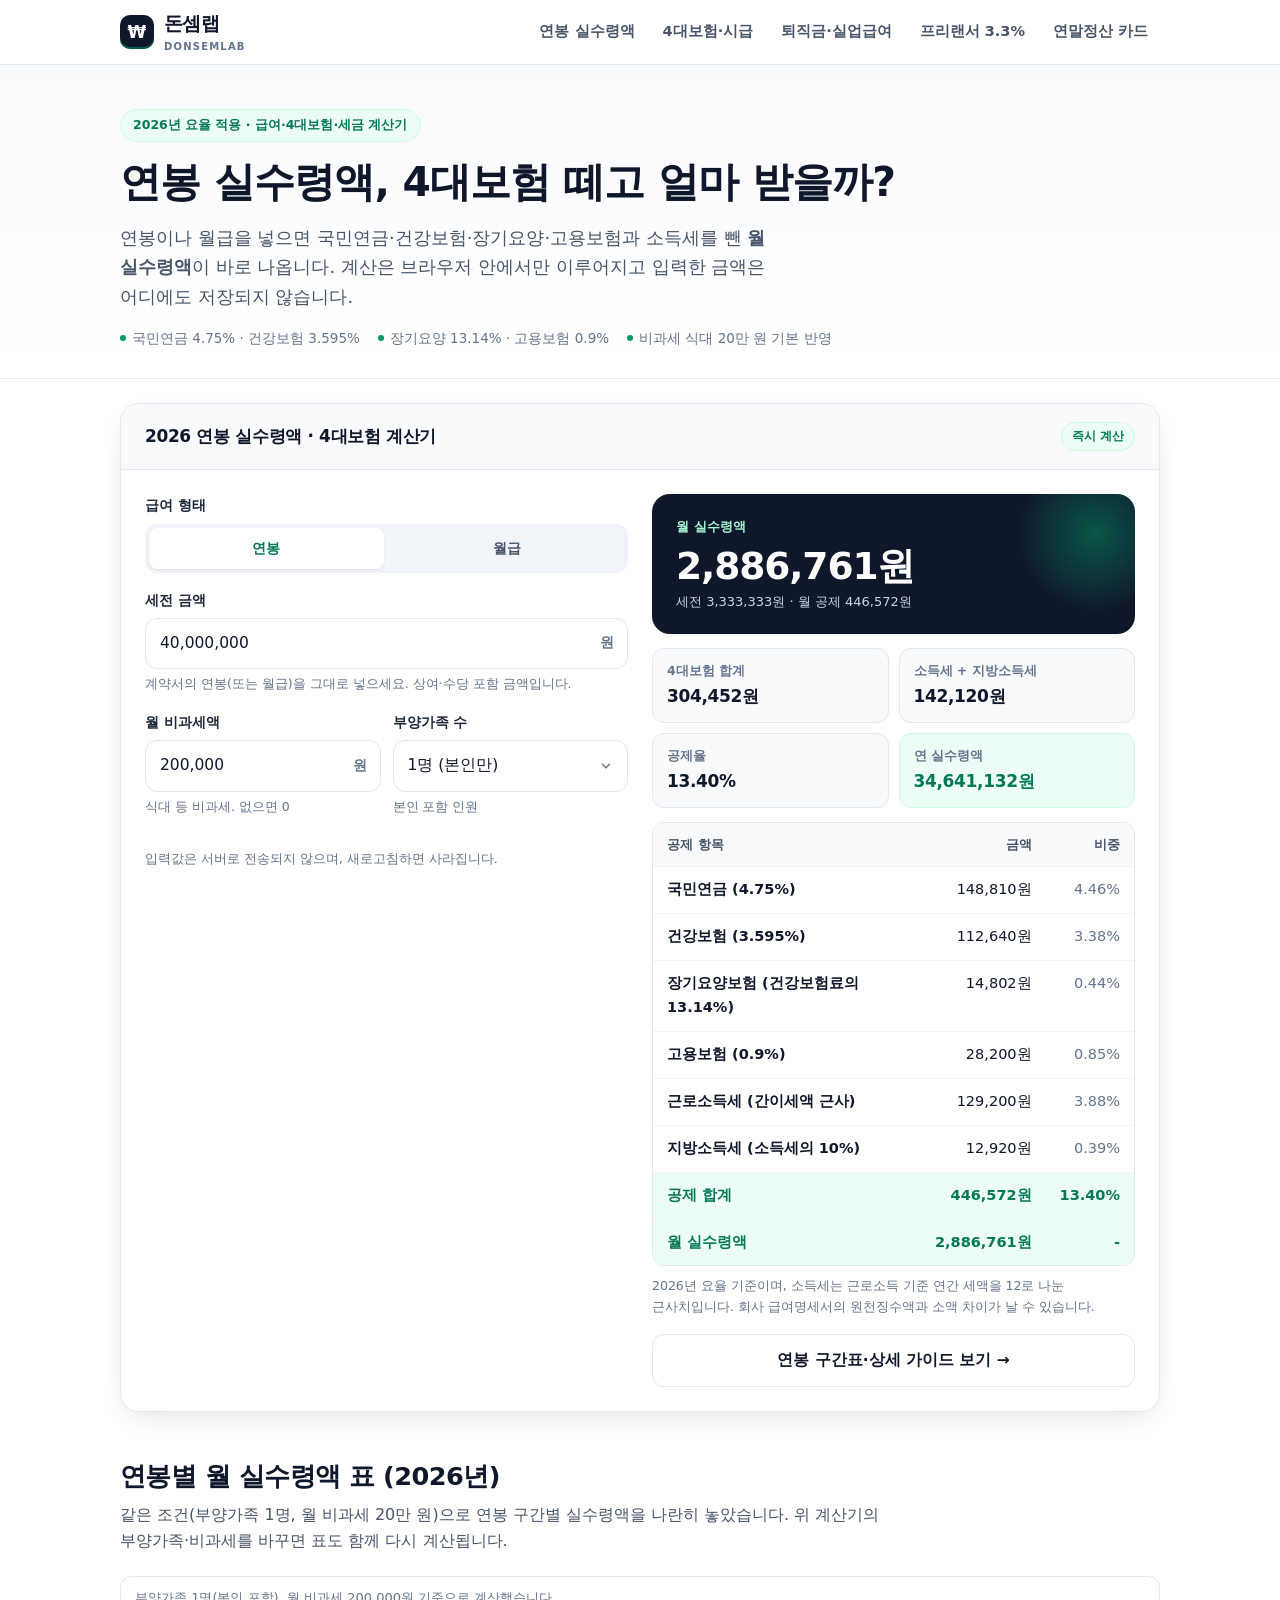
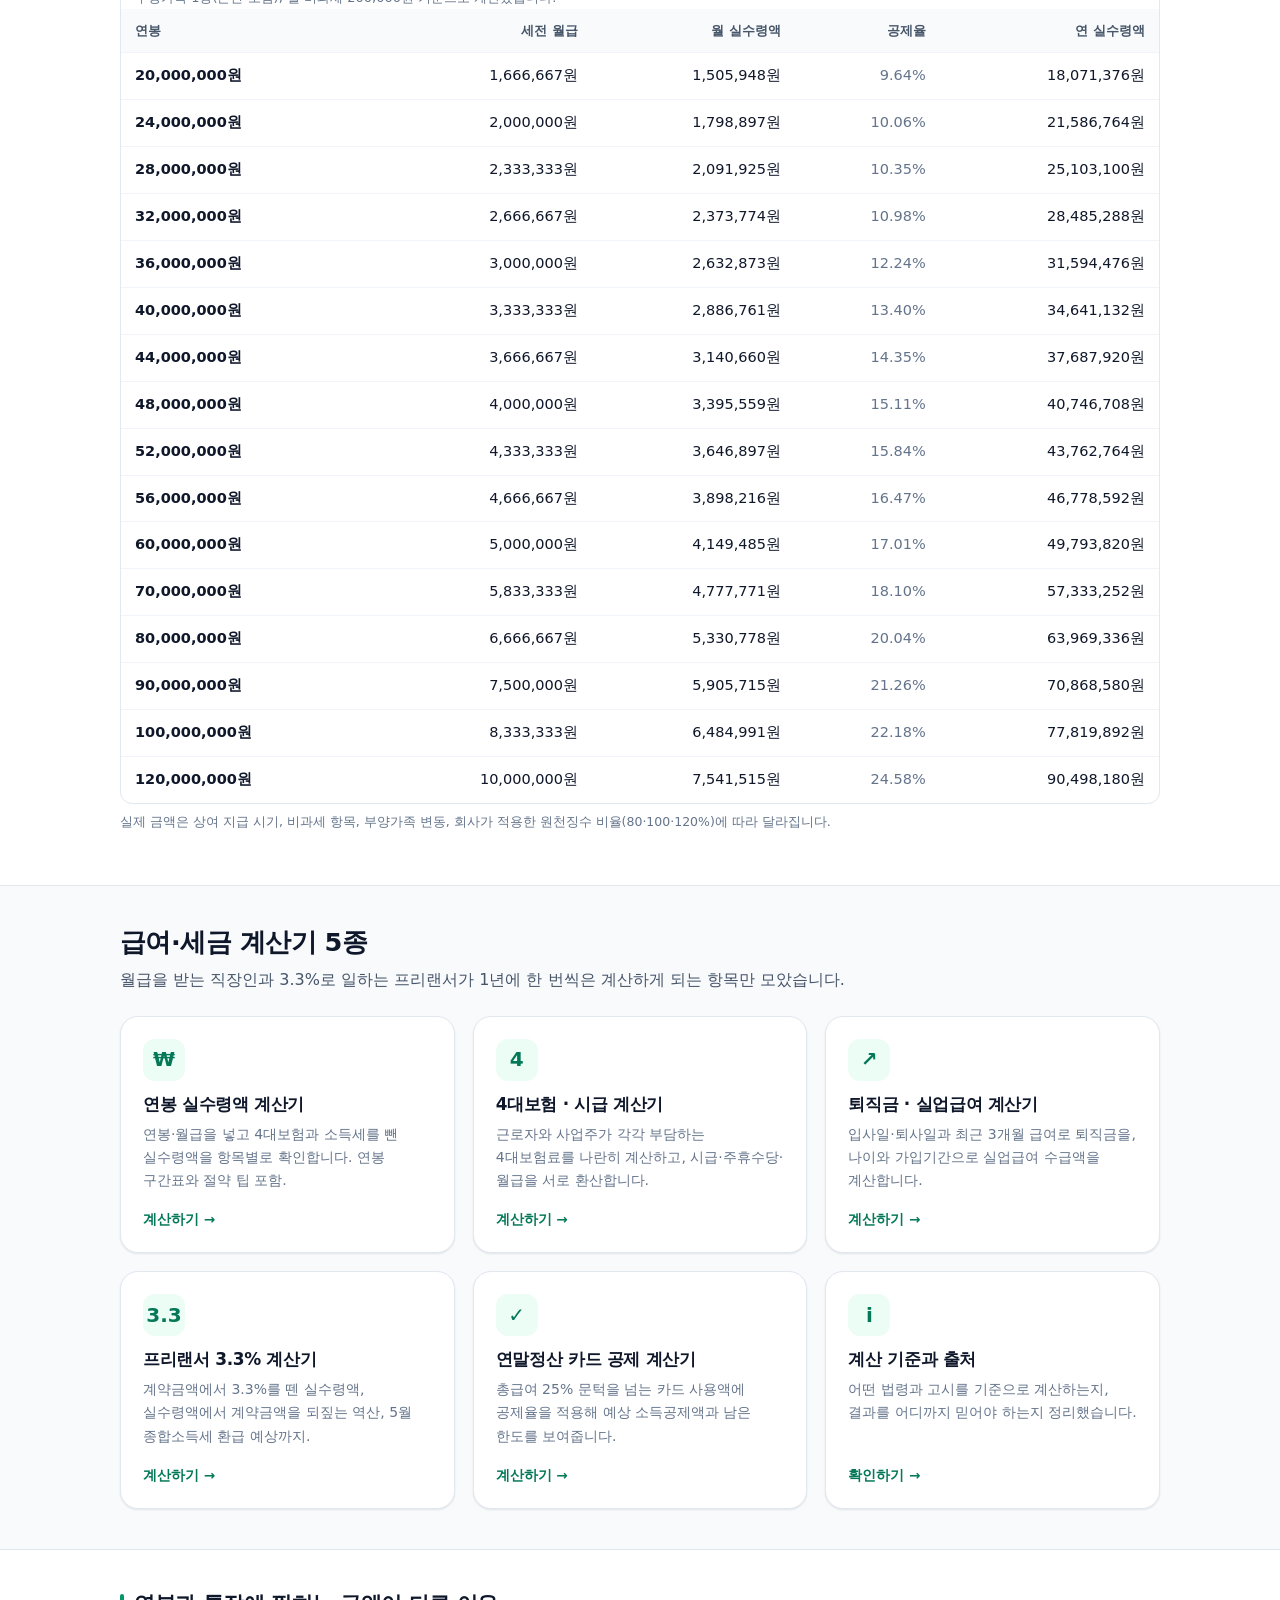
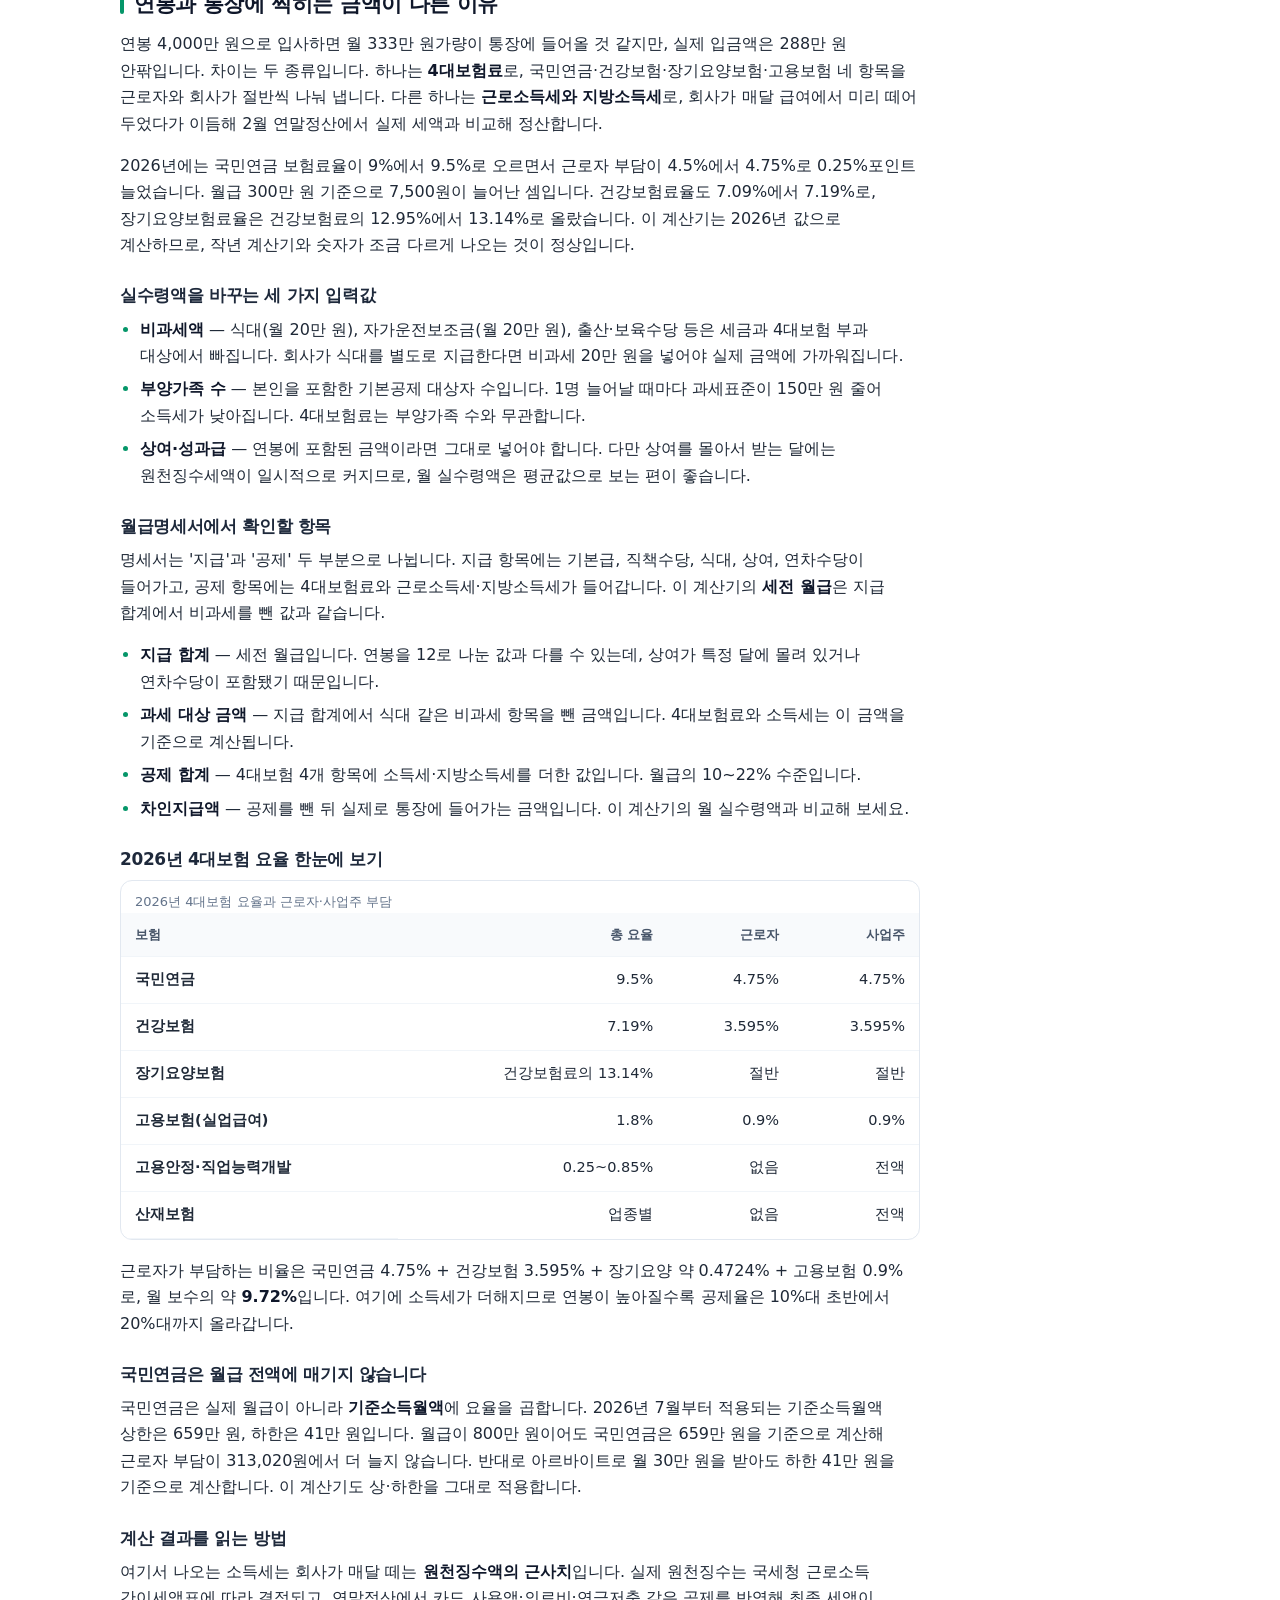
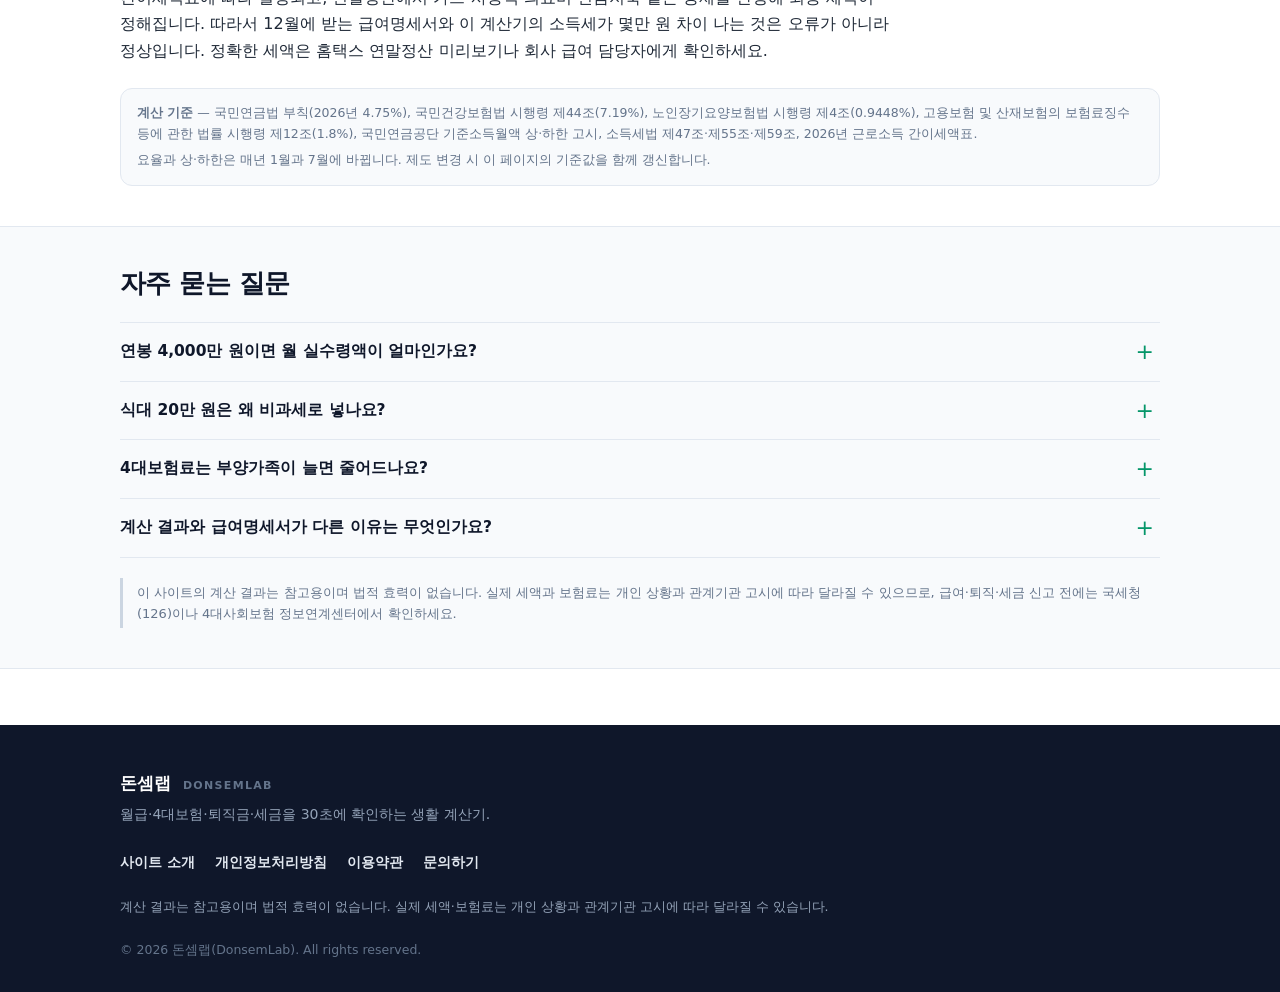
<file: index.html>
<!DOCTYPE html>
<html lang="ko">
<head>
<meta charset="utf-8">
<!-- Google AdSense (사이트 소유권 확인 + 광고 스니펫) -->
<script async src="https://pagead2.googlesyndication.com/pagead/js/adsbygoogle.js?client=ca-pub-5350727440533777" crossorigin="anonymous"></script>
<meta name="viewport" content="width=device-width, initial-scale=1">
<title>2026 연봉 실수령액 계산기 · 4대보험 계산 | 돈셈랩</title>
<meta name="description" content="2026년 4대보험 요율(국민연금 4.75%, 건강보험 3.595%, 장기요양 13.14%, 고용보험 0.9%)을 적용해 연봉·월급의 세후 실수령액을 바로 계산합니다. 비과세 식대 20만 원과 부양가족 수를 반영하고, 연봉별 월 실수령액 표와 실무 가이드를 함께 제공합니다.">
<link rel="canonical" href="https://minjikangg8-design.github.io/">
<meta name="theme-color" content="#0f172a">
<meta property="og:type" content="website">
<meta property="og:title" content="2026 연봉 실수령액 계산기 · 4대보험 계산 | 돈셈랩">
<meta property="og:description" content="연봉·월급을 넣으면 4대보험과 소득세를 뺀 월 실수령액이 바로 나옵니다. 2026년 요율 적용.">
<meta property="og:url" content="https://minjikangg8-design.github.io/">
<meta property="og:site_name" content="돈셈랩">
<meta name="twitter:card" content="summary">
<link rel="icon" href="data:image/svg+xml,%3Csvg xmlns='http://www.w3.org/2000/svg' viewBox='0 0 32 32'%3E%3Crect width='32' height='32' rx='8' fill='%230f172a'/%3E%3Ctext x='16' y='23' font-size='17' font-family='sans-serif' font-weight='bold' fill='%23ffffff' text-anchor='middle'%3E%E2%82%A9%3C/text%3E%3C/svg%3E">
<link rel="stylesheet" href="assets/css/style.css">
<script type="application/ld+json">
{
  "@context": "https://schema.org",
  "@type": "WebApplication",
  "name": "돈셈랩 연봉 실수령액 계산기",
  "url": "https://minjikangg8-design.github.io/",
  "applicationCategory": "FinanceApplication",
  "operatingSystem": "All",
  "inLanguage": "ko",
  "offers": { "@type": "Offer", "price": "0", "priceCurrency": "KRW" },
  "description": "2026년 4대보험 요율을 적용해 연봉·월급의 세후 실수령액을 계산하는 무료 도구입니다."
}
</script>
</head>
<body>
<a class="skip-link" href="#main">본문으로 바로가기</a>

<header class="site-header">
  <div class="container header-inner">
    <a class="brand" href="index.html" aria-label="돈셈랩 홈">
      <span class="brand-mark" aria-hidden="true">₩</span>
      <span class="brand-name">돈셈랩<span class="brand-sub">DonsemLab</span></span>
    </a>
    <button class="nav-toggle" type="button" aria-expanded="false" aria-controls="site-nav" aria-label="메뉴 열기">
      <span class="nav-toggle-bar"></span><span class="nav-toggle-bar"></span><span class="nav-toggle-bar"></span>
    </button>
    <nav class="site-nav" id="site-nav" aria-label="주요 메뉴">
      <ul>
        <li><a href="salary.html">연봉 실수령액</a></li>
        <li><a href="insurance.html">4대보험·시급</a></li>
        <li><a href="severance.html">퇴직금·실업급여</a></li>
        <li><a href="freelancer.html">프리랜서 3.3%</a></li>
        <li><a href="yearend.html">연말정산 카드</a></li>
      </ul>
    </nav>
  </div>
</header>

<main id="main">

  <!-- 히어로 -->
  <section class="hero">
    <div class="container">
      <span class="hero-eyebrow">2026년 요율 적용 · 급여·4대보험·세금 계산기</span>
      <h1>연봉 실수령액, 4대보험 떼고 얼마 받을까?</h1>
      <p class="lede">연봉이나 월급을 넣으면 국민연금·건강보험·장기요양·고용보험과 소득세를 뺀 <strong>월 실수령액</strong>이 바로 나옵니다. 계산은 브라우저 안에서만 이루어지고 입력한 금액은 어디에도 저장되지 않습니다.</p>
      <div class="hero-meta">
        <span><i class="dot" aria-hidden="true"></i>국민연금 4.75% · 건강보험 3.595%</span>
        <span><i class="dot" aria-hidden="true"></i>장기요양 13.14% · 고용보험 0.9%</span>
        <span><i class="dot" aria-hidden="true"></i>비과세 식대 20만 원 기본 반영</span>
      </div>
    </div>
  </section>

  <!-- 메인 계산기 (즉시 동작) -->
  <section class="section-tight" id="calc">
    <div class="container">
      <div class="calc-card">
        <div class="calc-card-head">
          <h2>2026 연봉 실수령액 · 4대보험 계산기</h2>
          <span class="tag">즉시 계산</span>
        </div>
        <div class="calc-card-body">
          <div class="calc-grid">
            <!-- 입력 -->
            <form class="calc-form" id="salary-form" onsubmit="return false;">
              <div class="field">
                <span class="label">급여 형태</span>
                <div class="segmented" role="radiogroup" aria-label="급여 형태">
                  <input type="radio" id="mode-annual" name="pay-mode" value="annual" checked>
                  <label for="mode-annual">연봉</label>
                  <input type="radio" id="mode-monthly" name="pay-mode" value="monthly">
                  <label for="mode-monthly">월급</label>
                </div>
              </div>

              <div class="field">
                <label for="pay-amount">세전 금액</label>
                <div class="input-unit">
                  <input class="input" id="pay-amount" type="text" inputmode="numeric" data-format="comma" value="40,000,000" placeholder="40,000,000" autocomplete="off">
                  <span class="unit">원</span>
                </div>
                <span class="hint">계약서의 연봉(또는 월급)을 그대로 넣으세요. 상여·수당 포함 금액입니다.</span>
              </div>

              <div class="field-row">
                <div class="field">
                  <label for="nontaxable">월 비과세액</label>
                  <div class="input-unit">
                    <input class="input" id="nontaxable" type="text" inputmode="numeric" data-format="comma" value="200,000">
                    <span class="unit">원</span>
                  </div>
                  <span class="hint">식대 등 비과세. 없으면 0</span>
                </div>
                <div class="field">
                  <label for="dependents">부양가족 수</label>
                  <select class="input" id="dependents">
                    <option value="1" selected>1명 (본인만)</option>
                    <option value="2">2명</option>
                    <option value="3">3명</option>
                    <option value="4">4명</option>
                    <option value="5">5명</option>
                    <option value="6">6명</option>
                  </select>
                  <span class="hint">본인 포함 인원</span>
                </div>
              </div>

              <p class="text-xs muted mt-16 mb-0">입력값은 서버로 전송되지 않으며, 새로고침하면 사라집니다.</p>
            </form>

            <!-- 결과 -->
            <div class="result" aria-live="polite">
              <div class="result-hero">
                <div class="label">월 실수령액</div>
                <div class="value" id="res-net">2,886,762원</div>
                <div class="sub" id="res-net-sub">세전 3,333,333원 · 월 공제 446,571원</div>
              </div>
              <div class="mini-grid">
                <div class="mini"><div class="k">4대보험 합계</div><div class="v" id="res-insurance">-</div></div>
                <div class="mini"><div class="k">소득세 + 지방소득세</div><div class="v" id="res-tax">-</div></div>
                <div class="mini"><div class="k">공제율</div><div class="v" id="res-rate">-</div></div>
                <div class="mini mini-emerald"><div class="k">연 실수령액</div><div class="v" id="res-annual-net">-</div></div>
              </div>
              <div class="table-wrap">
                <table class="data">
                  <caption class="sr-only">2026년 4대보험·소득세 공제 내역</caption>
                  <thead>
                    <tr><th scope="col">공제 항목</th><th scope="col" class="num">금액</th><th scope="col" class="num">비중</th></tr>
                  </thead>
                  <tbody id="salary-breakdown"></tbody>
                </table>
              </div>
              <p class="result-note">2026년 요율 기준이며, 소득세는 근로소득 기준 연간 세액을 12로 나눈 근사치입니다. 회사 급여명세서의 원천징수액과 소액 차이가 날 수 있습니다.</p>
              <a class="btn btn-ghost btn-block mt-16" href="salary.html">연봉 구간표·상세 가이드 보기 →</a>
            </div>
          </div>
        </div>
      </div>
    </div>
  </section>

  <!-- 연봉 구간표 -->
  <section class="section">
    <div class="container">
      <div class="section-head">
        <h2>연봉별 월 실수령액 표 (2026년)</h2>
        <p>같은 조건(부양가족 1명, 월 비과세 20만 원)으로 연봉 구간별 실수령액을 나란히 놓았습니다. 위 계산기의 부양가족·비과세를 바꾸면 표도 함께 다시 계산됩니다.</p>
      </div>
      <div class="table-wrap">
        <table class="data">
          <caption id="salary-table-note">부양가족 1명(본인 포함), 월 비과세 200,000원 기준으로 계산했습니다.</caption>
          <thead>
            <tr>
              <th scope="col">연봉</th>
              <th scope="col" class="num">세전 월급</th>
              <th scope="col" class="num">월 실수령액</th>
              <th scope="col" class="num">공제율</th>
              <th scope="col" class="num">연 실수령액</th>
            </tr>
          </thead>
          <tbody id="salary-table-body"></tbody>
        </table>
      </div>
      <p class="text-xs muted mt-8">실제 금액은 상여 지급 시기, 비과세 항목, 부양가족 변동, 회사가 적용한 원천징수 비율(80·100·120%)에 따라 달라집니다.</p>
    </div>
  </section>

  <!-- 계산기 목록 -->
  <section class="section section-alt">
    <div class="container">
      <div class="section-head">
        <h2>급여·세금 계산기 5종</h2>
        <p>월급을 받는 직장인과 3.3%로 일하는 프리랜서가 1년에 한 번씩은 계산하게 되는 항목만 모았습니다.</p>
      </div>
      <div class="cards">
        <a class="tool-card" href="salary.html">
          <span class="icon" aria-hidden="true">₩</span>
          <h3>연봉 실수령액 계산기</h3>
          <p>연봉·월급을 넣고 4대보험과 소득세를 뺀 실수령액을 항목별로 확인합니다. 연봉 구간표와 절약 팁 포함.</p>
          <span class="more">계산하기 →</span>
        </a>
        <a class="tool-card" href="insurance.html">
          <span class="icon" aria-hidden="true">4</span>
          <h3>4대보험 · 시급 계산기</h3>
          <p>근로자와 사업주가 각각 부담하는 4대보험료를 나란히 계산하고, 시급·주휴수당·월급을 서로 환산합니다.</p>
          <span class="more">계산하기 →</span>
        </a>
        <a class="tool-card" href="severance.html">
          <span class="icon" aria-hidden="true">↗</span>
          <h3>퇴직금 · 실업급여 계산기</h3>
          <p>입사일·퇴사일과 최근 3개월 급여로 퇴직금을, 나이와 가입기간으로 실업급여 수급액을 계산합니다.</p>
          <span class="more">계산하기 →</span>
        </a>
        <a class="tool-card" href="freelancer.html">
          <span class="icon" aria-hidden="true">3.3</span>
          <h3>프리랜서 3.3% 계산기</h3>
          <p>계약금액에서 3.3%를 뗀 실수령액, 실수령액에서 계약금액을 되짚는 역산, 5월 종합소득세 환급 예상까지.</p>
          <span class="more">계산하기 →</span>
        </a>
        <a class="tool-card" href="yearend.html">
          <span class="icon" aria-hidden="true">✓</span>
          <h3>연말정산 카드 공제 계산기</h3>
          <p>총급여 25% 문턱을 넘는 카드 사용액에 공제율을 적용해 예상 소득공제액과 남은 한도를 보여줍니다.</p>
          <span class="more">계산하기 →</span>
        </a>
        <a class="tool-card" href="about.html">
          <span class="icon" aria-hidden="true">i</span>
          <h3>계산 기준과 출처</h3>
          <p>어떤 법령과 고시를 기준으로 계산하는지, 결과를 어디까지 믿어야 하는지 정리했습니다.</p>
          <span class="more">확인하기 →</span>
        </a>
      </div>
    </div>
  </section>

  <!-- 가이드 -->
  <section class="section">
    <div class="container">
      <div class="prose">
        <h2>연봉과 통장에 찍히는 금액이 다른 이유</h2>
        <p>연봉 4,000만 원으로 입사하면 월 333만 원가량이 통장에 들어올 것 같지만, 실제 입금액은 288만 원 안팎입니다. 차이는 두 종류입니다. 하나는 <strong>4대보험료</strong>로, 국민연금·건강보험·장기요양보험·고용보험 네 항목을 근로자와 회사가 절반씩 나눠 냅니다. 다른 하나는 <strong>근로소득세와 지방소득세</strong>로, 회사가 매달 급여에서 미리 떼어 두었다가 이듬해 2월 연말정산에서 실제 세액과 비교해 정산합니다.</p>
        <p>2026년에는 국민연금 보험료율이 9%에서 9.5%로 오르면서 근로자 부담이 4.5%에서 4.75%로 0.25%포인트 늘었습니다. 월급 300만 원 기준으로 7,500원이 늘어난 셈입니다. 건강보험료율도 7.09%에서 7.19%로, 장기요양보험료율은 건강보험료의 12.95%에서 13.14%로 올랐습니다. 이 계산기는 2026년 값으로 계산하므로, 작년 계산기와 숫자가 조금 다르게 나오는 것이 정상입니다.</p>

        <h3>실수령액을 바꾸는 세 가지 입력값</h3>
        <ul>
          <li><strong>비과세액</strong> — 식대(월 20만 원), 자가운전보조금(월 20만 원), 출산·보육수당 등은 세금과 4대보험 부과 대상에서 빠집니다. 회사가 식대를 별도로 지급한다면 비과세 20만 원을 넣어야 실제 금액에 가까워집니다.</li>
          <li><strong>부양가족 수</strong> — 본인을 포함한 기본공제 대상자 수입니다. 1명 늘어날 때마다 과세표준이 150만 원 줄어 소득세가 낮아집니다. 4대보험료는 부양가족 수와 무관합니다.</li>
          <li><strong>상여·성과급</strong> — 연봉에 포함된 금액이라면 그대로 넣어야 합니다. 다만 상여를 몰아서 받는 달에는 원천징수세액이 일시적으로 커지므로, 월 실수령액은 평균값으로 보는 편이 좋습니다.</li>
        </ul>

        <h3>월급명세서에서 확인할 항목</h3>
        <p>명세서는 '지급'과 '공제' 두 부분으로 나뉩니다. 지급 항목에는 기본급, 직책수당, 식대, 상여, 연차수당이 들어가고, 공제 항목에는 4대보험료와 근로소득세·지방소득세가 들어갑니다. 이 계산기의 <strong>세전 월급</strong>은 지급 합계에서 비과세를 뺀 값과 같습니다.</p>
        <ul>
          <li><strong>지급 합계</strong> — 세전 월급입니다. 연봉을 12로 나눈 값과 다를 수 있는데, 상여가 특정 달에 몰려 있거나 연차수당이 포함됐기 때문입니다.</li>
          <li><strong>과세 대상 금액</strong> — 지급 합계에서 식대 같은 비과세 항목을 뺀 금액입니다. 4대보험료와 소득세는 이 금액을 기준으로 계산됩니다.</li>
          <li><strong>공제 합계</strong> — 4대보험 4개 항목에 소득세·지방소득세를 더한 값입니다. 월급의 10~22% 수준입니다.</li>
          <li><strong>차인지급액</strong> — 공제를 뺀 뒤 실제로 통장에 들어가는 금액입니다. 이 계산기의 월 실수령액과 비교해 보세요.</li>
        </ul>

        <h3>2026년 4대보험 요율 한눈에 보기</h3>
        <div class="table-wrap">
          <table class="data">
            <caption>2026년 4대보험 요율과 근로자·사업주 부담</caption>
            <thead>
              <tr><th scope="col">보험</th><th scope="col" class="num">총 요율</th><th scope="col" class="num">근로자</th><th scope="col" class="num">사업주</th></tr>
            </thead>
            <tbody>
              <tr><th scope="row">국민연금</th><td class="num">9.5%</td><td class="num">4.75%</td><td class="num">4.75%</td></tr>
              <tr><th scope="row">건강보험</th><td class="num">7.19%</td><td class="num">3.595%</td><td class="num">3.595%</td></tr>
              <tr><th scope="row">장기요양보험</th><td class="num">건강보험료의 13.14%</td><td class="num">절반</td><td class="num">절반</td></tr>
              <tr><th scope="row">고용보험(실업급여)</th><td class="num">1.8%</td><td class="num">0.9%</td><td class="num">0.9%</td></tr>
              <tr><th scope="row">고용안정·직업능력개발</th><td class="num">0.25~0.85%</td><td class="num">없음</td><td class="num">전액</td></tr>
              <tr><th scope="row">산재보험</th><td class="num">업종별</td><td class="num">없음</td><td class="num">전액</td></tr>
            </tbody>
          </table>
        </div>
        <p>근로자가 부담하는 비율은 국민연금 4.75% + 건강보험 3.595% + 장기요양 약 0.4724% + 고용보험 0.9%로, 월 보수의 약 <strong>9.72%</strong>입니다. 여기에 소득세가 더해지므로 연봉이 높아질수록 공제율은 10%대 초반에서 20%대까지 올라갑니다.</p>

        <h3>국민연금은 월급 전액에 매기지 않습니다</h3>
        <p>국민연금은 실제 월급이 아니라 <strong>기준소득월액</strong>에 요율을 곱합니다. 2026년 7월부터 적용되는 기준소득월액 상한은 659만 원, 하한은 41만 원입니다. 월급이 800만 원이어도 국민연금은 659만 원을 기준으로 계산해 근로자 부담이 313,020원에서 더 늘지 않습니다. 반대로 아르바이트로 월 30만 원을 받아도 하한 41만 원을 기준으로 계산합니다. 이 계산기도 상·하한을 그대로 적용합니다.</p>

        <h3>계산 결과를 읽는 방법</h3>
        <p>여기서 나오는 소득세는 회사가 매달 떼는 <strong>원천징수액의 근사치</strong>입니다. 실제 원천징수는 국세청 근로소득 간이세액표에 따라 결정되고, 연말정산에서 카드 사용액·의료비·연금저축 같은 공제를 반영해 최종 세액이 정해집니다. 따라서 12월에 받는 급여명세서와 이 계산기의 소득세가 몇만 원 차이 나는 것은 오류가 아니라 정상입니다. 정확한 세액은 홈택스 연말정산 미리보기나 회사 급여 담당자에게 확인하세요.</p>
      </div>

      <div class="source-note">
        <p><strong>계산 기준</strong> — 국민연금법 부칙(2026년 4.75%), 국민건강보험법 시행령 제44조(7.19%), 노인장기요양보험법 시행령 제4조(0.9448%), 고용보험 및 산재보험의 보험료징수 등에 관한 법률 시행령 제12조(1.8%), 국민연금공단 기준소득월액 상·하한 고시, 소득세법 제47조·제55조·제59조, 2026년 근로소득 간이세액표.</p>
        <p>요율과 상·하한은 매년 1월과 7월에 바뀝니다. 제도 변경 시 이 페이지의 기준값을 함께 갱신합니다.</p>
      </div>
    </div>
  </section>

  <!-- FAQ -->
  <section class="section section-alt">
    <div class="container">
      <div class="section-head">
        <h2>자주 묻는 질문</h2>
      </div>
      <div class="faq">
        <details>
          <summary>연봉 4,000만 원이면 월 실수령액이 얼마인가요?</summary>
          <div class="answer">
            <p>부양가족 1명(본인만), 월 비과세 20만 원 기준으로 세전 월급 3,333,333원에서 4대보험 304,452원과 소득세·지방소득세 142,120원을 뺀 <strong>2,886,761원</strong>입니다. 부양가족이 늘거나 비과세액이 커지면 이 금액보다 많아집니다.</p>
          </div>
        </details>
        <details>
          <summary>식대 20만 원은 왜 비과세로 넣나요?</summary>
          <div class="answer">
            <p>소득세법 시행령 제17조에 따라 월 20만 원 이하의 식대는 비과세입니다. 회사가 급여와 별도로 식대를 지급한다면 그 금액은 세금과 4대보험 부과 대상에서 빠지므로, 실수령액이 계산 결과보다 20만 원가량 많아집니다. 다만 식대가 급여에 포함되어 이미 과세된 경우라면 비과세액을 0으로 두고 계산하세요.</p>
          </div>
        </details>
        <details>
          <summary>4대보험료는 부양가족이 늘면 줄어드나요?</summary>
          <div class="answer">
            <p>아니요. 4대보험료는 월 보수(과세 대상 급여)에 요율을 곱해 정해지므로 부양가족 수와 관계없습니다. 부양가족 수가 영향을 주는 것은 소득세뿐입니다. 1명 늘어날 때마다 기본공제 150만 원이 늘어나 연간 소득세가 줄어듭니다.</p>
          </div>
        </details>
        <details>
          <summary>계산 결과와 급여명세서가 다른 이유는 무엇인가요?</summary>
          <div class="answer">
            <p>가장 큰 차이는 소득세입니다. 회사는 국세청 간이세액표로 원천징수하고, 8~20세 자녀가 있으면 자녀 수에 따른 세액 공제를 반영합니다. 이 계산기는 연간 세액을 12로 나눈 근사치라서 자녀 공제, 원천징수 비율(80·100·120%), 상여 지급 시점에 따라 몇만 원 차이가 납니다. 4대보험료는 요율이 맞다면 거의 일치합니다.</p>
          </div>
        </details>
      </div>
      <p class="disclaimer">이 사이트의 계산 결과는 참고용이며 법적 효력이 없습니다. 실제 세액과 보험료는 개인 상황과 관계기관 고시에 따라 달라질 수 있으므로, 급여·퇴직·세금 신고 전에는 국세청(126)이나 4대사회보험 정보연계센터에서 확인하세요.</p>
    </div>
  </section>

</main>

<footer class="site-footer">
  <div class="container footer-inner">
    <div class="footer-brand">
      <p class="footer-title">돈셈랩 <span>DonsemLab</span></p>
      <p class="footer-desc">월급·4대보험·퇴직금·세금을 30초에 확인하는 생활 계산기.</p>
    </div>
    <nav class="footer-nav" aria-label="사이트 정보">
      <ul>
        <li><a href="about.html">사이트 소개</a></li>
        <li><a href="privacy.html">개인정보처리방침</a></li>
        <li><a href="terms.html">이용약관</a></li>
        <li><a href="contact.html">문의하기</a></li>
      </ul>
    </nav>
    <p class="footer-note">계산 결과는 참고용이며 법적 효력이 없습니다. 실제 세액·보험료는 개인 상황과 관계기관 고시에 따라 달라질 수 있습니다.</p>
    <p class="footer-copy">© 2026 돈셈랩(DonsemLab). All rights reserved.</p>
  </div>
</footer>

<script src="assets/js/site.js"></script>
<script src="assets/js/calc.js"></script>
</body>
</html>
</file>
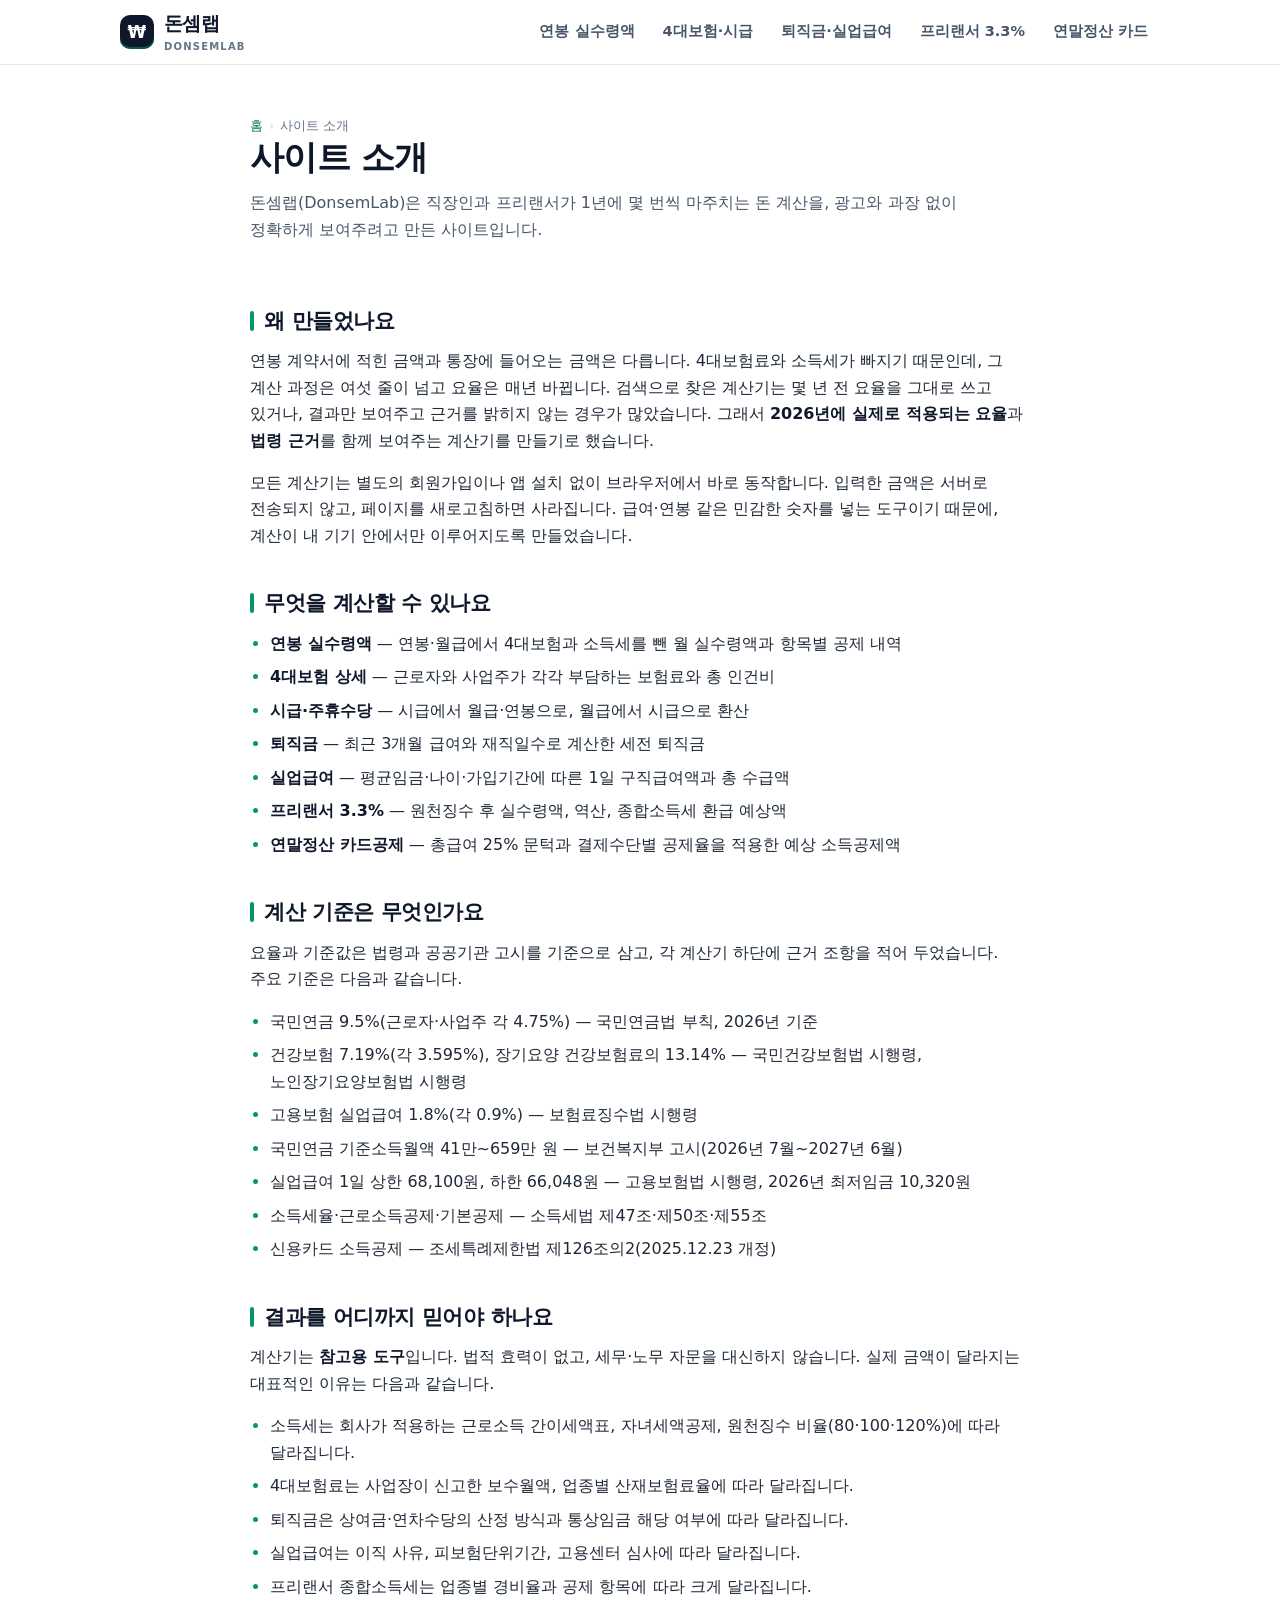
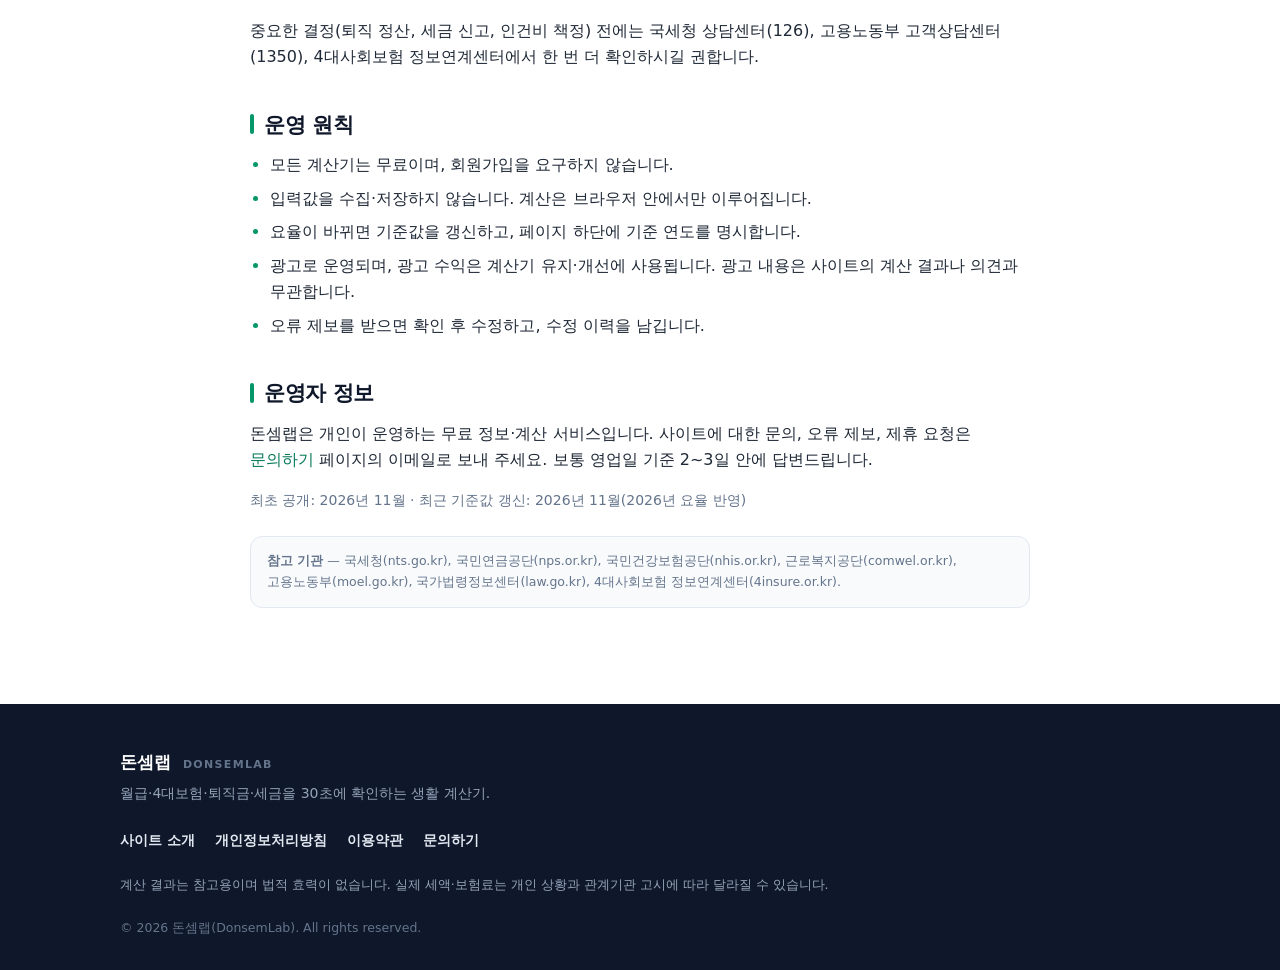
<file: about.html>
<!DOCTYPE html>
<html lang="ko">
<head>
<meta charset="utf-8">
<!-- Google AdSense (사이트 소유권 확인 + 광고 스니펫) -->
<script async src="https://pagead2.googlesyndication.com/pagead/js/adsbygoogle.js?client=ca-pub-5350727440533777" crossorigin="anonymous"></script>
<meta name="viewport" content="width=device-width, initial-scale=1">
<title>사이트 소개 — 돈셈랩은 어떤 계산기를 만드나요 | 돈셈랩</title>
<meta name="description" content="돈셈랩(DonsemLab)은 급여·4대보험·퇴직금·세금을 계산하는 무료 도구를 만드는 사이트입니다. 운영 목적, 계산 기준과 출처, 결과를 어디까지 믿어야 하는지 안내합니다.">
<link rel="canonical" href="https://minjikangg8-design.github.io/about.html">
<meta name="theme-color" content="#0f172a">
<meta property="og:type" content="article">
<meta property="og:title" content="사이트 소개 | 돈셈랩">
<meta property="og:description" content="급여·4대보험·퇴직금·세금 계산기를 만드는 이유와 계산 기준을 안내합니다.">
<meta property="og:url" content="https://minjikangg8-design.github.io/about.html">
<meta property="og:site_name" content="돈셈랩">
<link rel="icon" href="data:image/svg+xml,%3Csvg xmlns='http://www.w3.org/2000/svg' viewBox='0 0 32 32'%3E%3Crect width='32' height='32' rx='8' fill='%230f172a'/%3E%3Ctext x='16' y='23' font-size='17' font-family='sans-serif' font-weight='bold' fill='%23ffffff' text-anchor='middle'%3E%E2%82%A9%3C/text%3E%3C/svg%3E">
<link rel="stylesheet" href="assets/css/style.css">
</head>
<body>
<a class="skip-link" href="#main">본문으로 바로가기</a>

<header class="site-header">
  <div class="container header-inner">
    <a class="brand" href="index.html" aria-label="돈셈랩 홈">
      <span class="brand-mark" aria-hidden="true">₩</span>
      <span class="brand-name">돈셈랩<span class="brand-sub">DonsemLab</span></span>
    </a>
    <button class="nav-toggle" type="button" aria-expanded="false" aria-controls="site-nav" aria-label="메뉴 열기">
      <span class="nav-toggle-bar"></span><span class="nav-toggle-bar"></span><span class="nav-toggle-bar"></span>
    </button>
    <nav class="site-nav" id="site-nav" aria-label="주요 메뉴">
      <ul>
        <li><a href="salary.html">연봉 실수령액</a></li>
        <li><a href="insurance.html">4대보험·시급</a></li>
        <li><a href="severance.html">퇴직금·실업급여</a></li>
        <li><a href="freelancer.html">프리랜서 3.3%</a></li>
        <li><a href="yearend.html">연말정산 카드</a></li>
      </ul>
    </nav>
  </div>
</header>

<main id="main">
  <section class="page-head">
    <div class="container container-narrow">
      <ul class="breadcrumb">
        <li><a href="index.html">홈</a></li>
        <li>사이트 소개</li>
      </ul>
      <h1>사이트 소개</h1>
      <p>돈셈랩(DonsemLab)은 직장인과 프리랜서가 1년에 몇 번씩 마주치는 돈 계산을, 광고와 과장 없이 정확하게 보여주려고 만든 사이트입니다.</p>
    </div>
  </section>

  <section class="section">
    <div class="container container-narrow">
      <div class="prose">
        <h2>왜 만들었나요</h2>
        <p>연봉 계약서에 적힌 금액과 통장에 들어오는 금액은 다릅니다. 4대보험료와 소득세가 빠지기 때문인데, 그 계산 과정은 여섯 줄이 넘고 요율은 매년 바뀝니다. 검색으로 찾은 계산기는 몇 년 전 요율을 그대로 쓰고 있거나, 결과만 보여주고 근거를 밝히지 않는 경우가 많았습니다. 그래서 <strong>2026년에 실제로 적용되는 요율</strong>과 <strong>법령 근거</strong>를 함께 보여주는 계산기를 만들기로 했습니다.</p>
        <p>모든 계산기는 별도의 회원가입이나 앱 설치 없이 브라우저에서 바로 동작합니다. 입력한 금액은 서버로 전송되지 않고, 페이지를 새로고침하면 사라집니다. 급여·연봉 같은 민감한 숫자를 넣는 도구이기 때문에, 계산이 내 기기 안에서만 이루어지도록 만들었습니다.</p>

        <h2>무엇을 계산할 수 있나요</h2>
        <ul>
          <li><strong>연봉 실수령액</strong> — 연봉·월급에서 4대보험과 소득세를 뺀 월 실수령액과 항목별 공제 내역</li>
          <li><strong>4대보험 상세</strong> — 근로자와 사업주가 각각 부담하는 보험료와 총 인건비</li>
          <li><strong>시급·주휴수당</strong> — 시급에서 월급·연봉으로, 월급에서 시급으로 환산</li>
          <li><strong>퇴직금</strong> — 최근 3개월 급여와 재직일수로 계산한 세전 퇴직금</li>
          <li><strong>실업급여</strong> — 평균임금·나이·가입기간에 따른 1일 구직급여액과 총 수급액</li>
          <li><strong>프리랜서 3.3%</strong> — 원천징수 후 실수령액, 역산, 종합소득세 환급 예상액</li>
          <li><strong>연말정산 카드공제</strong> — 총급여 25% 문턱과 결제수단별 공제율을 적용한 예상 소득공제액</li>
        </ul>

        <h2>계산 기준은 무엇인가요</h2>
        <p>요율과 기준값은 법령과 공공기관 고시를 기준으로 삼고, 각 계산기 하단에 근거 조항을 적어 두었습니다. 주요 기준은 다음과 같습니다.</p>
        <ul>
          <li>국민연금 9.5%(근로자·사업주 각 4.75%) — 국민연금법 부칙, 2026년 기준</li>
          <li>건강보험 7.19%(각 3.595%), 장기요양 건강보험료의 13.14% — 국민건강보험법 시행령, 노인장기요양보험법 시행령</li>
          <li>고용보험 실업급여 1.8%(각 0.9%) — 보험료징수법 시행령</li>
          <li>국민연금 기준소득월액 41만~659만 원 — 보건복지부 고시(2026년 7월~2027년 6월)</li>
          <li>실업급여 1일 상한 68,100원, 하한 66,048원 — 고용보험법 시행령, 2026년 최저임금 10,320원</li>
          <li>소득세율·근로소득공제·기본공제 — 소득세법 제47조·제50조·제55조</li>
          <li>신용카드 소득공제 — 조세특례제한법 제126조의2(2025.12.23 개정)</li>
        </ul>

        <h2>결과를 어디까지 믿어야 하나요</h2>
        <p>계산기는 <strong>참고용 도구</strong>입니다. 법적 효력이 없고, 세무·노무 자문을 대신하지 않습니다. 실제 금액이 달라지는 대표적인 이유는 다음과 같습니다.</p>
        <ul>
          <li>소득세는 회사가 적용하는 근로소득 간이세액표, 자녀세액공제, 원천징수 비율(80·100·120%)에 따라 달라집니다.</li>
          <li>4대보험료는 사업장이 신고한 보수월액, 업종별 산재보험료율에 따라 달라집니다.</li>
          <li>퇴직금은 상여금·연차수당의 산정 방식과 통상임금 해당 여부에 따라 달라집니다.</li>
          <li>실업급여는 이직 사유, 피보험단위기간, 고용센터 심사에 따라 달라집니다.</li>
          <li>프리랜서 종합소득세는 업종별 경비율과 공제 항목에 따라 크게 달라집니다.</li>
        </ul>
        <p>중요한 결정(퇴직 정산, 세금 신고, 인건비 책정) 전에는 국세청 상담센터(126), 고용노동부 고객상담센터(1350), 4대사회보험 정보연계센터에서 한 번 더 확인하시길 권합니다.</p>

        <h2>운영 원칙</h2>
        <ul>
          <li>모든 계산기는 무료이며, 회원가입을 요구하지 않습니다.</li>
          <li>입력값을 수집·저장하지 않습니다. 계산은 브라우저 안에서만 이루어집니다.</li>
          <li>요율이 바뀌면 기준값을 갱신하고, 페이지 하단에 기준 연도를 명시합니다.</li>
          <li>광고로 운영되며, 광고 수익은 계산기 유지·개선에 사용됩니다. 광고 내용은 사이트의 계산 결과나 의견과 무관합니다.</li>
          <li>오류 제보를 받으면 확인 후 수정하고, 수정 이력을 남깁니다.</li>
        </ul>

        <h2>운영자 정보</h2>
        <p>돈셈랩은 개인이 운영하는 무료 정보·계산 서비스입니다. 사이트에 대한 문의, 오류 제보, 제휴 요청은 <a href="contact.html">문의하기</a> 페이지의 이메일로 보내 주세요. 보통 영업일 기준 2~3일 안에 답변드립니다.</p>
        <p class="text-sm muted">최초 공개: 2026년 11월 · 최근 기준값 갱신: 2026년 11월(2026년 요율 반영)</p>
      </div>

      <div class="source-note">
        <p><strong>참고 기관</strong> — 국세청(nts.go.kr), 국민연금공단(nps.or.kr), 국민건강보험공단(nhis.or.kr), 근로복지공단(comwel.or.kr), 고용노동부(moel.go.kr), 국가법령정보센터(law.go.kr), 4대사회보험 정보연계센터(4insure.or.kr).</p>
      </div>
    </div>
  </section>
</main>

<footer class="site-footer">
  <div class="container footer-inner">
    <div class="footer-brand">
      <p class="footer-title">돈셈랩 <span>DonsemLab</span></p>
      <p class="footer-desc">월급·4대보험·퇴직금·세금을 30초에 확인하는 생활 계산기.</p>
    </div>
    <nav class="footer-nav" aria-label="사이트 정보">
      <ul>
        <li><a href="about.html">사이트 소개</a></li>
        <li><a href="privacy.html">개인정보처리방침</a></li>
        <li><a href="terms.html">이용약관</a></li>
        <li><a href="contact.html">문의하기</a></li>
      </ul>
    </nav>
    <p class="footer-note">계산 결과는 참고용이며 법적 효력이 없습니다. 실제 세액·보험료는 개인 상황과 관계기관 고시에 따라 달라질 수 있습니다.</p>
    <p class="footer-copy">© 2026 돈셈랩(DonsemLab). All rights reserved.</p>
  </div>
</footer>

<script src="assets/js/site.js"></script>
</body>
</html>
</file>
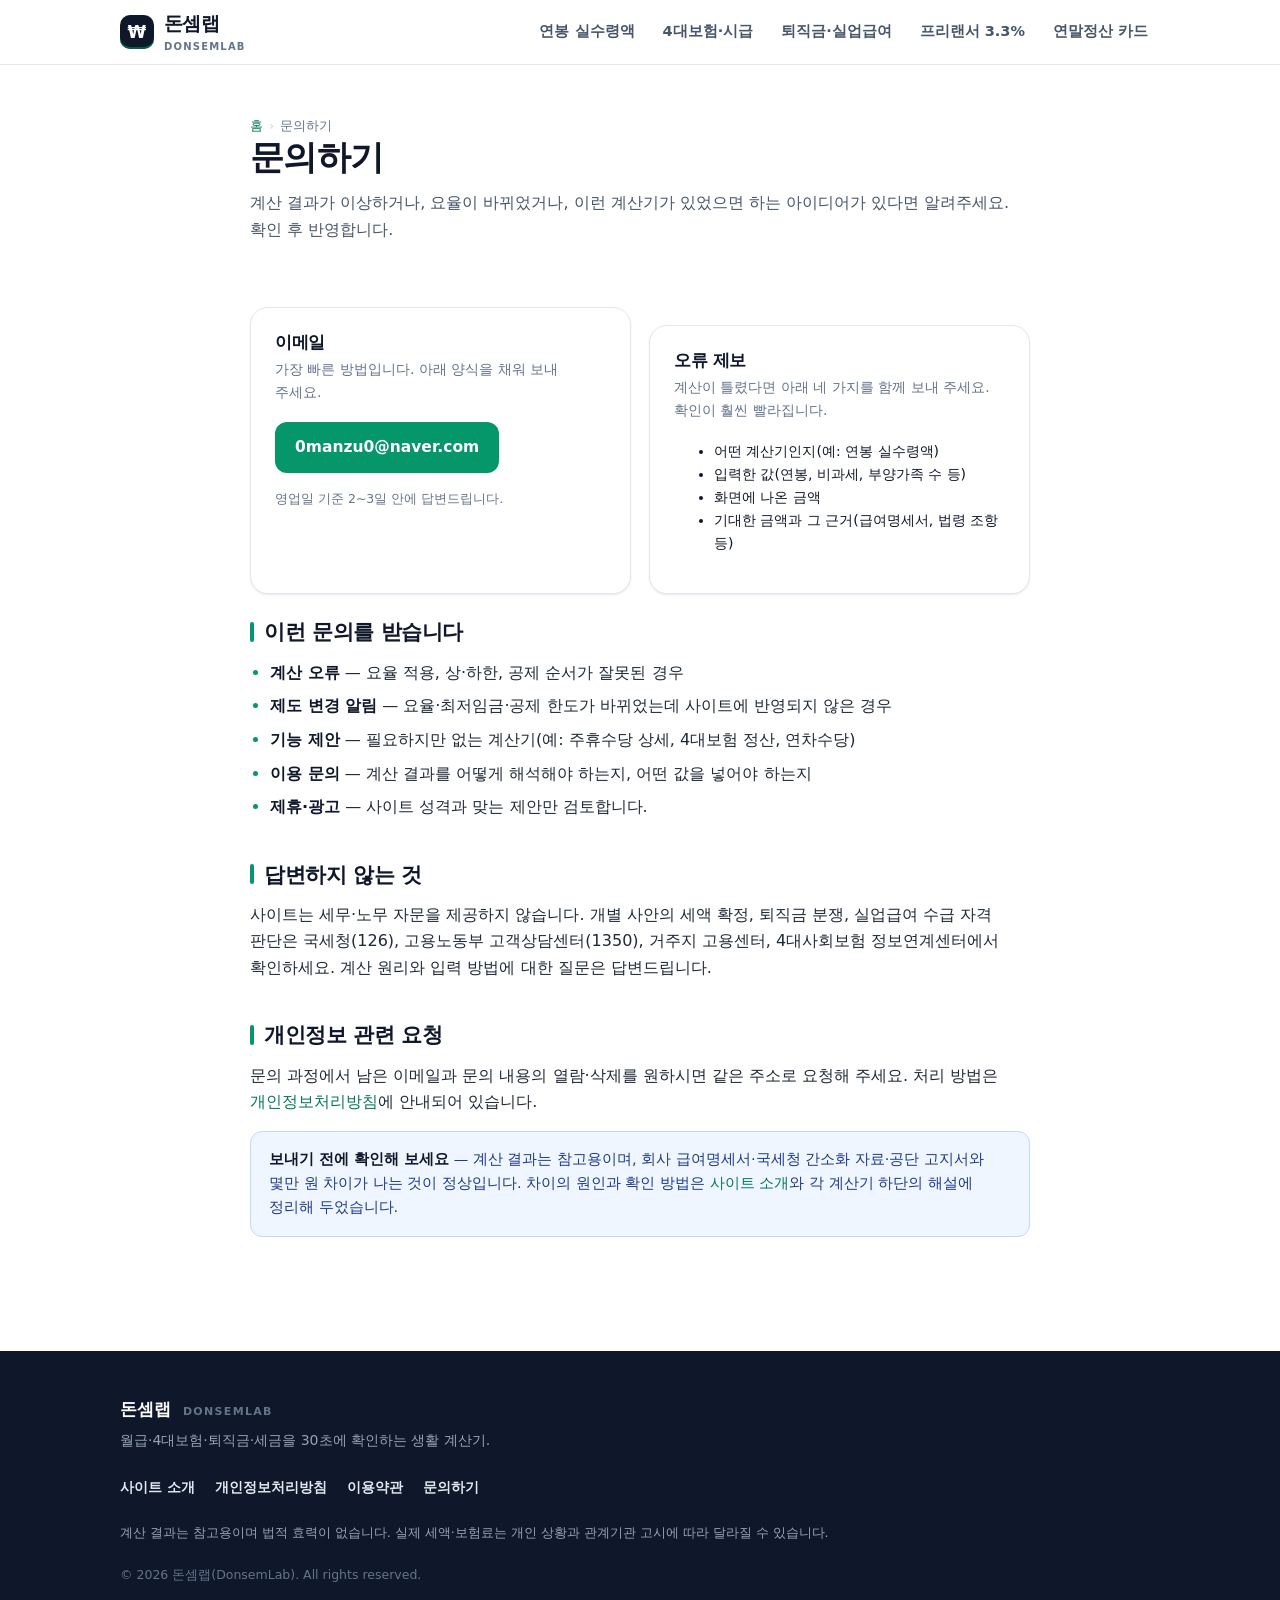
<file: contact.html>
<!DOCTYPE html>
<html lang="ko">
<head>
<meta charset="utf-8">
<!-- Google AdSense (사이트 소유권 확인 + 광고 스니펫) -->
<script async src="https://pagead2.googlesyndication.com/pagead/js/adsbygoogle.js?client=ca-pub-5350727440533777" crossorigin="anonymous"></script>
<meta name="viewport" content="width=device-width, initial-scale=1">
<title>문의하기 — 오류 제보·제안 | 돈셈랩</title>
<meta name="description" content="돈셈랩에 계산 오류 제보, 요율 변경 알림, 기능 제안, 제휴 문의를 보내는 방법을 안내합니다. 문의 시 포함하면 좋은 정보와 응답 시간을 확인하세요.">
<link rel="canonical" href="https://minjikangg8-design.github.io/contact.html">
<meta name="theme-color" content="#0f172a">
<meta property="og:type" content="article">
<meta property="og:title" content="문의하기 | 돈셈랩">
<meta property="og:description" content="계산 오류 제보, 요율 변경 알림, 기능 제안을 받습니다.">
<meta property="og:url" content="https://minjikangg8-design.github.io/contact.html">
<meta property="og:site_name" content="돈셈랩">
<link rel="icon" href="data:image/svg+xml,%3Csvg xmlns='http://www.w3.org/2000/svg' viewBox='0 0 32 32'%3E%3Crect width='32' height='32' rx='8' fill='%230f172a'/%3E%3Ctext x='16' y='23' font-size='17' font-family='sans-serif' font-weight='bold' fill='%23ffffff' text-anchor='middle'%3E%E2%82%A9%3C/text%3E%3C/svg%3E">
<link rel="stylesheet" href="assets/css/style.css">
</head>
<body>
<a class="skip-link" href="#main">본문으로 바로가기</a>

<header class="site-header">
  <div class="container header-inner">
    <a class="brand" href="index.html" aria-label="돈셈랩 홈">
      <span class="brand-mark" aria-hidden="true">₩</span>
      <span class="brand-name">돈셈랩<span class="brand-sub">DonsemLab</span></span>
    </a>
    <button class="nav-toggle" type="button" aria-expanded="false" aria-controls="site-nav" aria-label="메뉴 열기">
      <span class="nav-toggle-bar"></span><span class="nav-toggle-bar"></span><span class="nav-toggle-bar"></span>
    </button>
    <nav class="site-nav" id="site-nav" aria-label="주요 메뉴">
      <ul>
        <li><a href="salary.html">연봉 실수령액</a></li>
        <li><a href="insurance.html">4대보험·시급</a></li>
        <li><a href="severance.html">퇴직금·실업급여</a></li>
        <li><a href="freelancer.html">프리랜서 3.3%</a></li>
        <li><a href="yearend.html">연말정산 카드</a></li>
      </ul>
    </nav>
  </div>
</header>

<main id="main">
  <section class="page-head">
    <div class="container container-narrow">
      <ul class="breadcrumb">
        <li><a href="index.html">홈</a></li>
        <li>문의하기</li>
      </ul>
      <h1>문의하기</h1>
      <p>계산 결과가 이상하거나, 요율이 바뀌었거나, 이런 계산기가 있었으면 하는 아이디어가 있다면 알려주세요. 확인 후 반영합니다.</p>
    </div>
  </section>

  <section class="section">
    <div class="container container-narrow">
      <div class="cards cards-2">
        <div class="card">
          <h3 class="card-title">이메일</h3>
          <p class="card-desc">가장 빠른 방법입니다. 아래 양식을 채워 보내 주세요.</p>
          <p><a class="btn" href="mailto:0manzu0@naver.com?subject=%5B%EB%8F%88%EC%85%88%EB%9E%A9%5D%20%EB%AC%B8%EC%9D%98">0manzu0@naver.com</a></p>
          <p class="text-xs muted mt-16 mb-0">영업일 기준 2~3일 안에 답변드립니다.</p>
        </div>
        <div class="card">
          <h3 class="card-title">오류 제보</h3>
          <p class="card-desc">계산이 틀렸다면 아래 네 가지를 함께 보내 주세요. 확인이 훨씬 빨라집니다.</p>
          <ul class="text-sm">
            <li>어떤 계산기인지(예: 연봉 실수령액)</li>
            <li>입력한 값(연봉, 비과세, 부양가족 수 등)</li>
            <li>화면에 나온 금액</li>
            <li>기대한 금액과 그 근거(급여명세서, 법령 조항 등)</li>
          </ul>
        </div>
      </div>

      <div class="prose mt-24">
        <h2>이런 문의를 받습니다</h2>
        <ul>
          <li><strong>계산 오류</strong> — 요율 적용, 상·하한, 공제 순서가 잘못된 경우</li>
          <li><strong>제도 변경 알림</strong> — 요율·최저임금·공제 한도가 바뀌었는데 사이트에 반영되지 않은 경우</li>
          <li><strong>기능 제안</strong> — 필요하지만 없는 계산기(예: 주휴수당 상세, 4대보험 정산, 연차수당)</li>
          <li><strong>이용 문의</strong> — 계산 결과를 어떻게 해석해야 하는지, 어떤 값을 넣어야 하는지</li>
          <li><strong>제휴·광고</strong> — 사이트 성격과 맞는 제안만 검토합니다.</li>
        </ul>

        <h2>답변하지 않는 것</h2>
        <p>사이트는 세무·노무 자문을 제공하지 않습니다. 개별 사안의 세액 확정, 퇴직금 분쟁, 실업급여 수급 자격 판단은 국세청(126), 고용노동부 고객상담센터(1350), 거주지 고용센터, 4대사회보험 정보연계센터에서 확인하세요. 계산 원리와 입력 방법에 대한 질문은 답변드립니다.</p>

        <h2>개인정보 관련 요청</h2>
        <p>문의 과정에서 남은 이메일과 문의 내용의 열람·삭제를 원하시면 같은 주소로 요청해 주세요. 처리 방법은 <a href="privacy.html">개인정보처리방침</a>에 안내되어 있습니다.</p>

        <div class="callout callout-info">
          <p><strong>보내기 전에 확인해 보세요</strong> — 계산 결과는 참고용이며, 회사 급여명세서·국세청 간소화 자료·공단 고지서와 몇만 원 차이가 나는 것이 정상입니다. 차이의 원인과 확인 방법은 <a href="about.html">사이트 소개</a>와 각 계산기 하단의 해설에 정리해 두었습니다.</p>
        </div>
      </div>
    </div>
  </section>
</main>

<footer class="site-footer">
  <div class="container footer-inner">
    <div class="footer-brand">
      <p class="footer-title">돈셈랩 <span>DonsemLab</span></p>
      <p class="footer-desc">월급·4대보험·퇴직금·세금을 30초에 확인하는 생활 계산기.</p>
    </div>
    <nav class="footer-nav" aria-label="사이트 정보">
      <ul>
        <li><a href="about.html">사이트 소개</a></li>
        <li><a href="privacy.html">개인정보처리방침</a></li>
        <li><a href="terms.html">이용약관</a></li>
        <li><a href="contact.html">문의하기</a></li>
      </ul>
    </nav>
    <p class="footer-note">계산 결과는 참고용이며 법적 효력이 없습니다. 실제 세액·보험료는 개인 상황과 관계기관 고시에 따라 달라질 수 있습니다.</p>
    <p class="footer-copy">© 2026 돈셈랩(DonsemLab). All rights reserved.</p>
  </div>
</footer>

<script src="assets/js/site.js"></script>
</body>
</html>
</file>
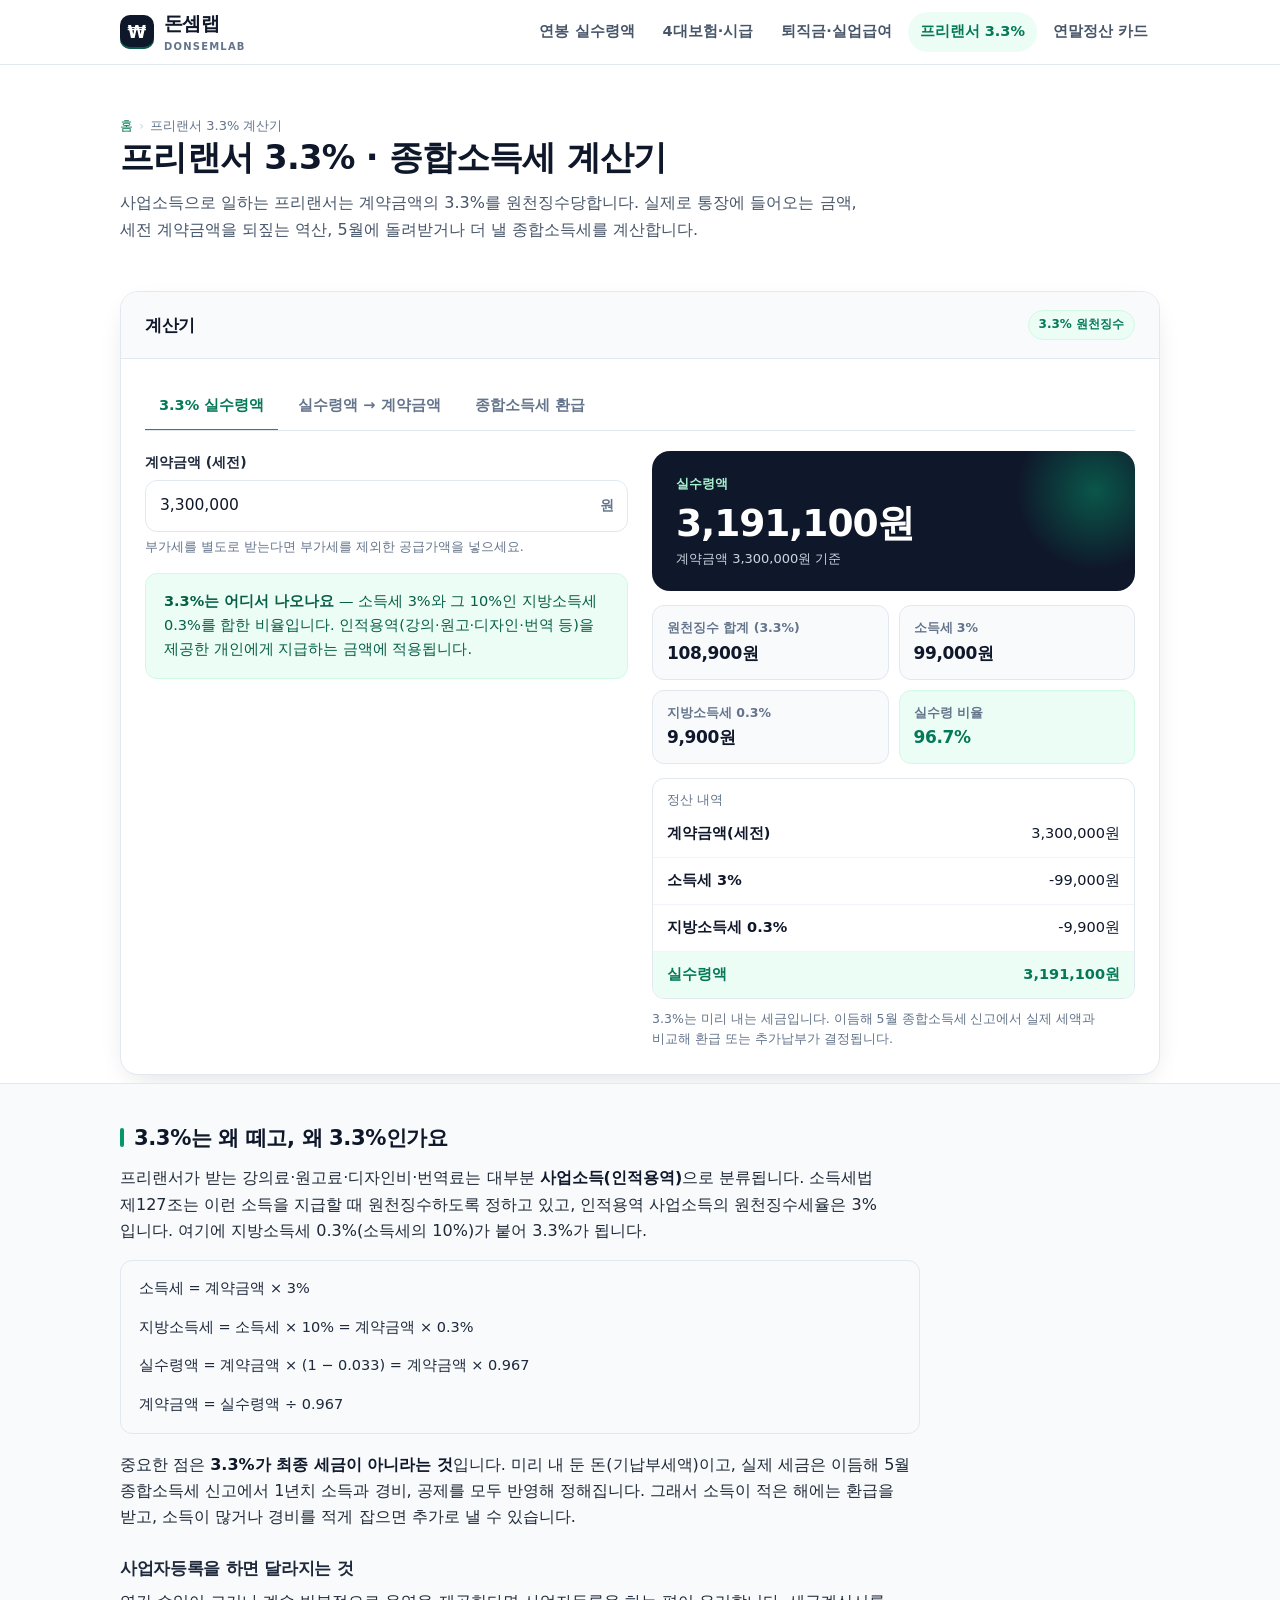
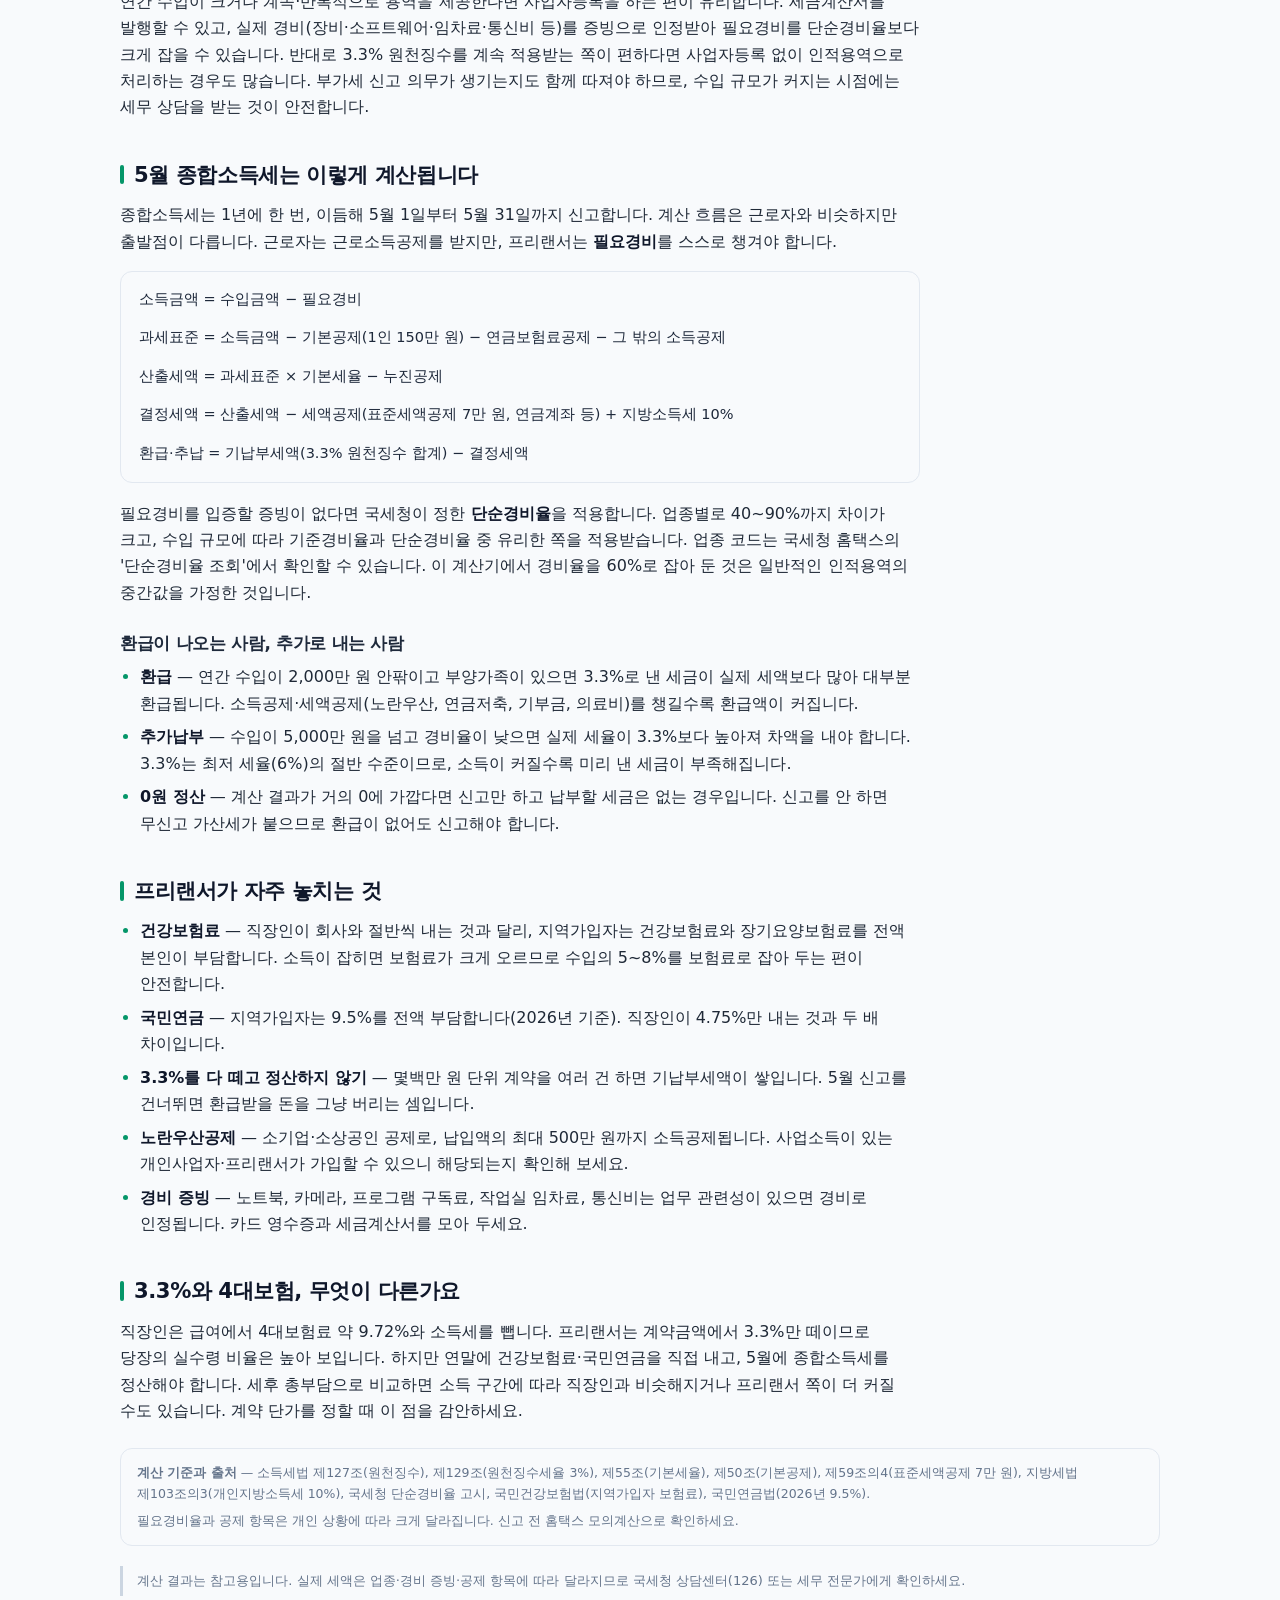
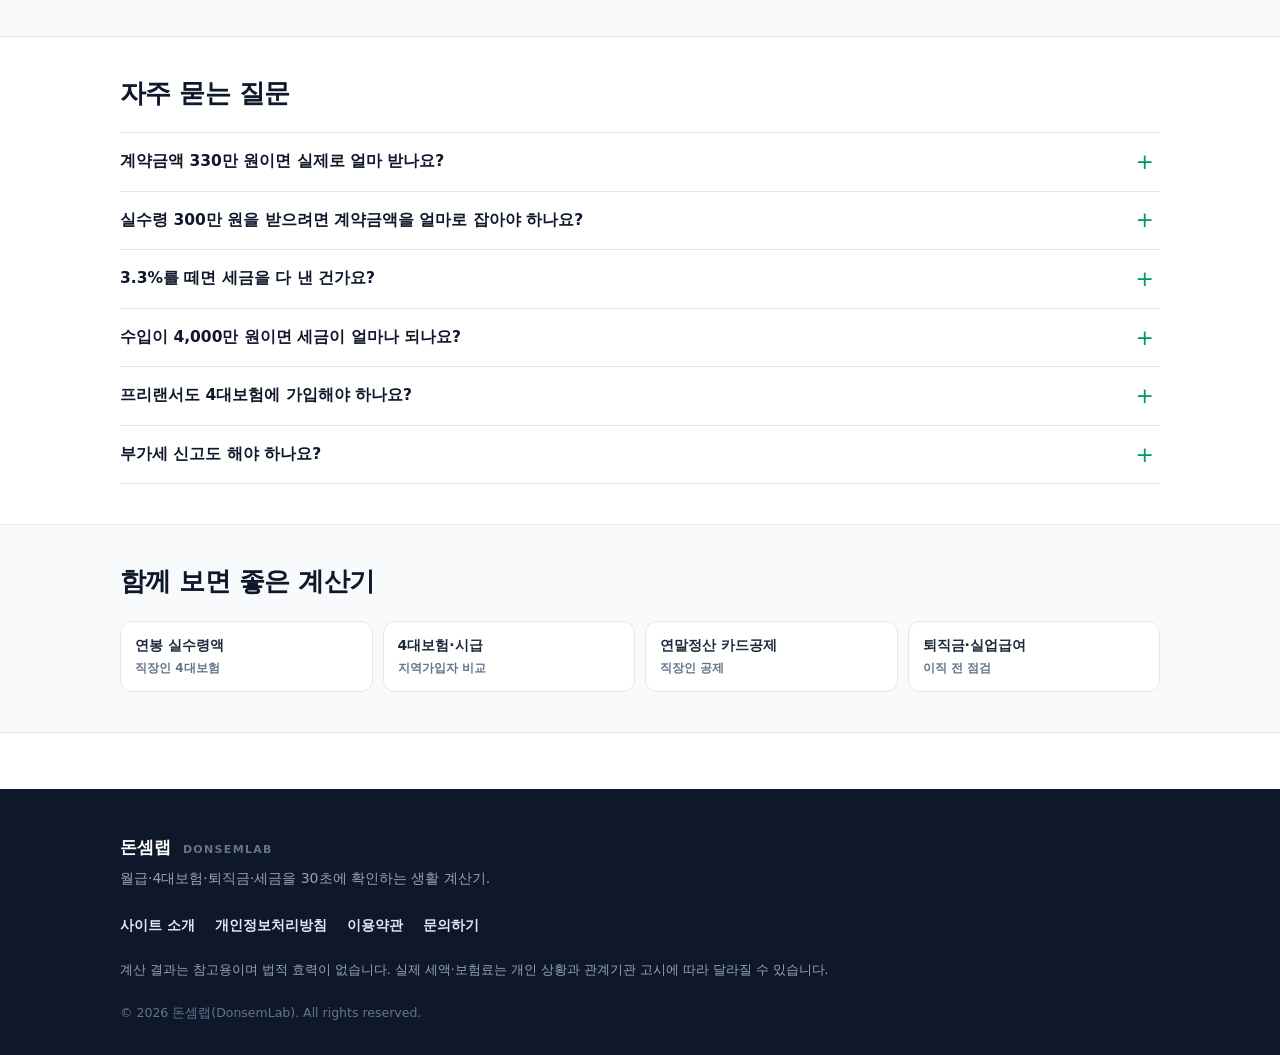
<file: freelancer.html>
<!DOCTYPE html>
<html lang="ko">
<head>
<meta charset="utf-8">
<!-- Google AdSense (사이트 소유권 확인 + 광고 스니펫) -->
<script async src="https://pagead2.googlesyndication.com/pagead/js/adsbygoogle.js?client=ca-pub-5350727440533777" crossorigin="anonymous"></script>
<meta name="viewport" content="width=device-width, initial-scale=1">
<title>프리랜서 3.3% 계산기 · 종합소득세 환급 계산 | 돈셈랩</title>
<meta name="description" content="계약금액에서 원천징수 3.3%(소득세 3% + 지방소득세 0.3%)를 뺀 실수령액을 계산하고, 실수령액에서 계약금액을 되짚는 역산도 제공합니다. 5월 종합소득세 환급·추가납부 예상액까지 한 화면에서 확인하세요.">
<link rel="canonical" href="https://minjikangg8-design.github.io/freelancer.html">
<meta name="theme-color" content="#0f172a">
<meta property="og:type" content="article">
<meta property="og:title" content="프리랜서 3.3% 계산기 · 종합소득세 환급 계산 | 돈셈랩">
<meta property="og:description" content="3.3% 원천징수 실수령액, 역산, 5월 종합소득세 환급 예상액을 계산합니다.">
<meta property="og:url" content="https://minjikangg8-design.github.io/freelancer.html">
<meta property="og:site_name" content="돈셈랩">
<link rel="icon" href="data:image/svg+xml,%3Csvg xmlns='http://www.w3.org/2000/svg' viewBox='0 0 32 32'%3E%3Crect width='32' height='32' rx='8' fill='%230f172a'/%3E%3Ctext x='16' y='23' font-size='17' font-family='sans-serif' font-weight='bold' fill='%23ffffff' text-anchor='middle'%3E%E2%82%A9%3C/text%3E%3C/svg%3E">
<link rel="stylesheet" href="assets/css/style.css">
<script type="application/ld+json">
{
  "@context": "https://schema.org",
  "@type": "BreadcrumbList",
  "itemListElement": [
    { "@type": "ListItem", "position": 1, "name": "돈셈랩", "item": "https://minjikangg8-design.github.io/" },
    { "@type": "ListItem", "position": 2, "name": "프리랜서 3.3% 계산기", "item": "https://minjikangg8-design.github.io/freelancer.html" }
  ]
}
</script>
</head>
<body>
<a class="skip-link" href="#main">본문으로 바로가기</a>

<header class="site-header">
  <div class="container header-inner">
    <a class="brand" href="index.html" aria-label="돈셈랩 홈">
      <span class="brand-mark" aria-hidden="true">₩</span>
      <span class="brand-name">돈셈랩<span class="brand-sub">DonsemLab</span></span>
    </a>
    <button class="nav-toggle" type="button" aria-expanded="false" aria-controls="site-nav" aria-label="메뉴 열기">
      <span class="nav-toggle-bar"></span><span class="nav-toggle-bar"></span><span class="nav-toggle-bar"></span>
    </button>
    <nav class="site-nav" id="site-nav" aria-label="주요 메뉴">
      <ul>
        <li><a href="salary.html">연봉 실수령액</a></li>
        <li><a href="insurance.html">4대보험·시급</a></li>
        <li><a href="severance.html">퇴직금·실업급여</a></li>
        <li><a href="freelancer.html" aria-current="page">프리랜서 3.3%</a></li>
        <li><a href="yearend.html">연말정산 카드</a></li>
      </ul>
    </nav>
  </div>
</header>

<main id="main">
  <section class="page-head">
    <div class="container">
      <ul class="breadcrumb">
        <li><a href="index.html">홈</a></li>
        <li>프리랜서 3.3% 계산기</li>
      </ul>
      <h1>프리랜서 3.3% · 종합소득세 계산기</h1>
      <p>사업소득으로 일하는 프리랜서는 계약금액의 3.3%를 원천징수당합니다. 실제로 통장에 들어오는 금액, 세전 계약금액을 되짚는 역산, 5월에 돌려받거나 더 낼 종합소득세를 계산합니다.</p>
    </div>
  </section>

  <section class="section-tight">
    <div class="container">
      <div class="calc-card">
        <div class="calc-card-head">
          <h2>계산기</h2>
          <span class="tag">3.3% 원천징수</span>
        </div>
        <div class="calc-card-body">
          <div data-tabs>
            <div class="tabs" role="tablist" aria-label="계산 종류">
              <button class="tab-btn" role="tab" id="tab-fl" aria-controls="panel-fl" aria-selected="true" type="button">3.3% 실수령액</button>
              <button class="tab-btn" role="tab" id="tab-rev" aria-controls="panel-rev" aria-selected="false" tabindex="-1" type="button">실수령액 → 계약금액</button>
              <button class="tab-btn" role="tab" id="tab-ft" aria-controls="panel-ft" aria-selected="false" tabindex="-1" type="button">종합소득세 환급</button>
            </div>

            <!-- 3.3% -->
            <div class="tab-panel" id="panel-fl" role="tabpanel" aria-labelledby="tab-fl">
              <div class="calc-grid">
                <form onsubmit="return false;">
                  <div class="field">
                    <label for="fl-amount">계약금액 (세전)</label>
                    <div class="input-unit">
                      <input class="input" id="fl-amount" type="text" inputmode="numeric" data-format="comma" value="3,300,000" autocomplete="off">
                      <span class="unit">원</span>
                    </div>
                    <span class="hint">부가세를 별도로 받는다면 부가세를 제외한 공급가액을 넣으세요.</span>
                  </div>
                  <div class="callout callout-tip mt-16">
                    <p><strong>3.3%는 어디서 나오나요</strong> — 소득세 3%와 그 10%인 지방소득세 0.3%를 합한 비율입니다. 인적용역(강의·원고·디자인·번역 등)을 제공한 개인에게 지급하는 금액에 적용됩니다.</p>
                  </div>
                </form>
                <div class="result" aria-live="polite">
                  <div class="result-hero">
                    <div class="label">실수령액</div>
                    <div class="value" id="fl-net">-</div>
                    <div class="sub">계약금액 <span id="fl-amount-echo">-</span> 기준</div>
                  </div>
                  <div class="mini-grid">
                    <div class="mini"><div class="k">원천징수 합계 (3.3%)</div><div class="v" id="fl-withholding">-</div></div>
                    <div class="mini"><div class="k">소득세 3%</div><div class="v" id="fl-income-tax">-</div></div>
                    <div class="mini"><div class="k">지방소득세 0.3%</div><div class="v" id="fl-local-tax">-</div></div>
                    <div class="mini mini-emerald"><div class="k">실수령 비율</div><div class="v">96.7%</div></div>
                  </div>
                  <div class="table-wrap">
                    <table class="data">
                      <caption>정산 내역</caption>
                      <tbody id="fl-breakdown"></tbody>
                    </table>
                  </div>
                  <p class="result-note">3.3%는 미리 내는 세금입니다. 이듬해 5월 종합소득세 신고에서 실제 세액과 비교해 환급 또는 추가납부가 결정됩니다.</p>
                </div>
              </div>
            </div>

            <!-- 역산 -->
            <div class="tab-panel" id="panel-rev" role="tabpanel" aria-labelledby="tab-rev" hidden>
              <div class="calc-grid">
                <form onsubmit="return false;">
                  <div class="field">
                    <label for="fl-net-input">받고 싶은 실수령액</label>
                    <div class="input-unit">
                      <input class="input" id="fl-net-input" type="text" inputmode="numeric" data-format="comma" value="3,000,000" autocomplete="off">
                      <span class="unit">원</span>
                    </div>
                    <span class="hint">통장에 실제로 들어와야 하는 금액</span>
                  </div>
                  <div class="callout callout-info mt-16">
                    <p><strong>역산 공식</strong> — 계약금액 = 실수령액 ÷ 0.967. 3.3%를 뗀 금액이 실수령액이므로, 반대로 나누면 세전 금액이 나옵니다.</p>
                  </div>
                </form>
                <div class="result" aria-live="polite">
                  <div class="result-hero">
                    <div class="label">필요한 계약금액 (세전)</div>
                    <div class="value" id="fl-rev-gross">-</div>
                    <div class="sub">실수령액 <span id="fl-rev-echo">-</span>을 받으려면</div>
                  </div>
                  <div class="mini-grid">
                    <div class="mini"><div class="k">원천징수될 세액</div><div class="v" id="fl-rev-tax">-</div></div>
                    <div class="mini mini-emerald"><div class="k">실수령 비율</div><div class="v">96.7%</div></div>
                  </div>
                  <p class="result-note">견적을 낼 때는 세전 금액과 실수령액을 구분해 적어 두면, 나중에 정산할 때 오해가 줄어듭니다.</p>
                </div>
              </div>
            </div>

            <!-- 종합소득세 -->
            <div class="tab-panel" id="panel-ft" role="tabpanel" aria-labelledby="tab-ft" hidden>
              <div class="calc-grid">
                <form onsubmit="return false;">
                  <div class="field">
                    <label for="ft-revenue">연간 수입금액 (세전)</label>
                    <div class="input-unit">
                      <input class="input" id="ft-revenue" type="text" inputmode="numeric" data-format="comma" value="40,000,000" autocomplete="off">
                      <span class="unit">원</span>
                    </div>
                    <span class="hint">1년 동안 받은 계약금액의 합계</span>
                  </div>
                  <div class="field-row">
                    <div class="field">
                      <label for="ft-expense">필요경비율</label>
                      <div class="input-unit">
                        <input class="input" id="ft-expense" type="number" min="0" max="100" step="0.1" value="60">
                        <span class="unit">%</span>
                      </div>
                      <span class="hint">단순경비율 또는 실제 경비</span>
                    </div>
                    <div class="field">
                      <label for="ft-dependents">부양가족 수</label>
                      <select class="input" id="ft-dependents">
                        <option value="1" selected>1명 (본인만)</option>
                        <option value="2">2명</option>
                        <option value="3">3명</option>
                        <option value="4">4명</option>
                        <option value="5">5명</option>
                      </select>
                      <span class="hint">본인 포함</span>
                    </div>
                  </div>
                  <div class="field">
                    <label for="ft-extra">추가 소득공제 (선택)</label>
                    <div class="input-unit">
                      <input class="input" id="ft-extra" type="text" inputmode="numeric" data-format="comma" value="0">
                      <span class="unit">원</span>
                    </div>
                    <span class="hint">노란우산공제·국민연금 납부액 등</span>
                  </div>
                  <div class="callout callout-warn mt-16">
                    <p>필요경비율은 업종마다 다릅니다. 국세청 고시 단순경비율을 모른다면 <strong>60%</strong>를 기준으로 잡고, 실제 세액은 신고 전에 홈택스 모의계산으로 확인하세요.</p>
                  </div>
                </form>

                <div class="result" aria-live="polite">
                  <div class="result-hero">
                    <div class="label" id="ft-settle-label">예상 환급액</div>
                    <div class="value" id="ft-settle">-</div>
                    <div class="sub">결정세액 <span id="ft-decided-sub">-</span> · 기납부 <span id="ft-prepaid-sub">-</span></div>
                  </div>
                  <div class="mini-grid">
                    <div class="mini"><div class="k">소득금액</div><div class="v" id="ft-income">-</div></div>
                    <div class="mini"><div class="k">과세표준</div><div class="v" id="ft-taxbase">-</div></div>
                    <div class="mini"><div class="k">결정세액 합계</div><div class="v" id="ft-decided">-</div></div>
                    <div class="mini"><div class="k">기납부 원천징수</div><div class="v" id="ft-prepaid">-</div></div>
                    <div class="mini mini-emerald"><div class="k">실효세율</div><div class="v" id="ft-effective">-</div></div>
                  </div>
                  <p class="mb-0"><span class="badge" id="ft-badge">계산</span></p>
                  <div class="table-wrap mt-16">
                    <table class="data">
                      <caption>종합소득세 계산 과정</caption>
                      <tbody id="ft-breakdown"></tbody>
                    </table>
                  </div>
                  <p class="result-note">표준세액공제 7만 원을 반영했습니다. 실제 신고에서는 인적공제·연금계좌 세액공제·기부금 등에 따라 금액이 달라집니다.</p>
                </div>
              </div>
            </div>
          </div>
        </div>
      </div>
    </div>
  </section>

  <section class="section section-alt">
    <div class="container">
      <div class="prose">
        <h2>3.3%는 왜 떼고, 왜 3.3%인가요</h2>
        <p>프리랜서가 받는 강의료·원고료·디자인비·번역료는 대부분 <strong>사업소득(인적용역)</strong>으로 분류됩니다. 소득세법 제127조는 이런 소득을 지급할 때 원천징수하도록 정하고 있고, 인적용역 사업소득의 원천징수세율은 3%입니다. 여기에 지방소득세 0.3%(소득세의 10%)가 붙어 3.3%가 됩니다.</p>
        <div class="formula">
          <p>소득세 = 계약금액 × 3%</p>
          <p>지방소득세 = 소득세 × 10% = 계약금액 × 0.3%</p>
          <p>실수령액 = 계약금액 × (1 − 0.033) = 계약금액 × 0.967</p>
          <p>계약금액 = 실수령액 ÷ 0.967</p>
        </div>
        <p>중요한 점은 <strong>3.3%가 최종 세금이 아니라는 것</strong>입니다. 미리 내 둔 돈(기납부세액)이고, 실제 세금은 이듬해 5월 종합소득세 신고에서 1년치 소득과 경비, 공제를 모두 반영해 정해집니다. 그래서 소득이 적은 해에는 환급을 받고, 소득이 많거나 경비를 적게 잡으면 추가로 낼 수 있습니다.</p>

        <h3>사업자등록을 하면 달라지는 것</h3>
        <p>연간 수입이 크거나 계속·반복적으로 용역을 제공한다면 사업자등록을 하는 편이 유리합니다. 세금계산서를 발행할 수 있고, 실제 경비(장비·소프트웨어·임차료·통신비 등)를 증빙으로 인정받아 필요경비를 단순경비율보다 크게 잡을 수 있습니다. 반대로 3.3% 원천징수를 계속 적용받는 쪽이 편하다면 사업자등록 없이 인적용역으로 처리하는 경우도 많습니다. 부가세 신고 의무가 생기는지도 함께 따져야 하므로, 수입 규모가 커지는 시점에는 세무 상담을 받는 것이 안전합니다.</p>

        <h2>5월 종합소득세는 이렇게 계산됩니다</h2>
        <p>종합소득세는 1년에 한 번, 이듬해 5월 1일부터 5월 31일까지 신고합니다. 계산 흐름은 근로자와 비슷하지만 출발점이 다릅니다. 근로자는 근로소득공제를 받지만, 프리랜서는 <strong>필요경비</strong>를 스스로 챙겨야 합니다.</p>
        <div class="formula">
          <p>소득금액 = 수입금액 − 필요경비</p>
          <p>과세표준 = 소득금액 − 기본공제(1인 150만 원) − 연금보험료공제 − 그 밖의 소득공제</p>
          <p>산출세액 = 과세표준 × 기본세율 − 누진공제</p>
          <p>결정세액 = 산출세액 − 세액공제(표준세액공제 7만 원, 연금계좌 등) + 지방소득세 10%</p>
          <p>환급·추납 = 기납부세액(3.3% 원천징수 합계) − 결정세액</p>
        </div>
        <p>필요경비를 입증할 증빙이 없다면 국세청이 정한 <strong>단순경비율</strong>을 적용합니다. 업종별로 40~90%까지 차이가 크고, 수입 규모에 따라 기준경비율과 단순경비율 중 유리한 쪽을 적용받습니다. 업종 코드는 국세청 홈택스의 '단순경비율 조회'에서 확인할 수 있습니다. 이 계산기에서 경비율을 60%로 잡아 둔 것은 일반적인 인적용역의 중간값을 가정한 것입니다.</p>

        <h3>환급이 나오는 사람, 추가로 내는 사람</h3>
        <ul>
          <li><strong>환급</strong> — 연간 수입이 2,000만 원 안팎이고 부양가족이 있으면 3.3%로 낸 세금이 실제 세액보다 많아 대부분 환급됩니다. 소득공제·세액공제(노란우산, 연금저축, 기부금, 의료비)를 챙길수록 환급액이 커집니다.</li>
          <li><strong>추가납부</strong> — 수입이 5,000만 원을 넘고 경비율이 낮으면 실제 세율이 3.3%보다 높아져 차액을 내야 합니다. 3.3%는 최저 세율(6%)의 절반 수준이므로, 소득이 커질수록 미리 낸 세금이 부족해집니다.</li>
          <li><strong>0원 정산</strong> — 계산 결과가 거의 0에 가깝다면 신고만 하고 납부할 세금은 없는 경우입니다. 신고를 안 하면 무신고 가산세가 붙으므로 환급이 없어도 신고해야 합니다.</li>
        </ul>

        <h2>프리랜서가 자주 놓치는 것</h2>
        <ul>
          <li><strong>건강보험료</strong> — 직장인이 회사와 절반씩 내는 것과 달리, 지역가입자는 건강보험료와 장기요양보험료를 전액 본인이 부담합니다. 소득이 잡히면 보험료가 크게 오르므로 수입의 5~8%를 보험료로 잡아 두는 편이 안전합니다.</li>
          <li><strong>국민연금</strong> — 지역가입자는 9.5%를 전액 부담합니다(2026년 기준). 직장인이 4.75%만 내는 것과 두 배 차이입니다.</li>
          <li><strong>3.3%를 다 떼고 정산하지 않기</strong> — 몇백만 원 단위 계약을 여러 건 하면 기납부세액이 쌓입니다. 5월 신고를 건너뛰면 환급받을 돈을 그냥 버리는 셈입니다.</li>
          <li><strong>노란우산공제</strong> — 소기업·소상공인 공제로, 납입액의 최대 500만 원까지 소득공제됩니다. 사업소득이 있는 개인사업자·프리랜서가 가입할 수 있으니 해당되는지 확인해 보세요.</li>
          <li><strong>경비 증빙</strong> — 노트북, 카메라, 프로그램 구독료, 작업실 임차료, 통신비는 업무 관련성이 있으면 경비로 인정됩니다. 카드 영수증과 세금계산서를 모아 두세요.</li>
        </ul>

        <h2>3.3%와 4대보험, 무엇이 다른가요</h2>
        <p>직장인은 급여에서 4대보험료 약 9.72%와 소득세를 뺍니다. 프리랜서는 계약금액에서 3.3%만 떼이므로 당장의 실수령 비율은 높아 보입니다. 하지만 연말에 건강보험료·국민연금을 직접 내고, 5월에 종합소득세를 정산해야 합니다. 세후 총부담으로 비교하면 소득 구간에 따라 직장인과 비슷해지거나 프리랜서 쪽이 더 커질 수도 있습니다. 계약 단가를 정할 때 이 점을 감안하세요.</p>
      </div>

      <div class="source-note">
        <p><strong>계산 기준과 출처</strong> — 소득세법 제127조(원천징수), 제129조(원천징수세율 3%), 제55조(기본세율), 제50조(기본공제), 제59조의4(표준세액공제 7만 원), 지방세법 제103조의3(개인지방소득세 10%), 국세청 단순경비율 고시, 국민건강보험법(지역가입자 보험료), 국민연금법(2026년 9.5%).</p>
        <p>필요경비율과 공제 항목은 개인 상황에 따라 크게 달라집니다. 신고 전 홈택스 모의계산으로 확인하세요.</p>
      </div>
      <p class="disclaimer">계산 결과는 참고용입니다. 실제 세액은 업종·경비 증빙·공제 항목에 따라 달라지므로 국세청 상담센터(126) 또는 세무 전문가에게 확인하세요.</p>
    </div>
  </section>

  <section class="section">
    <div class="container">
      <div class="section-head"><h2>자주 묻는 질문</h2></div>
      <div class="faq">
        <details>
          <summary>계약금액 330만 원이면 실제로 얼마 받나요?</summary>
          <div class="answer">
            <p>소득세 99,000원과 지방소득세 9,900원, 합계 108,900원을 뺀 <strong>3,191,100원</strong>을 받습니다. 부가세를 별도로 받는 계약이라면 공급가액 330만 원에 부가세 33만 원이 더해져 입금액은 3,521,100원이 되고, 원천징수는 공급가액 기준으로 계산됩니다.</p>
          </div>
        </details>
        <details>
          <summary>실수령 300만 원을 받으려면 계약금액을 얼마로 잡아야 하나요?</summary>
          <div class="answer">
            <p><strong>3,102,378원</strong>입니다. 실수령액을 0.967로 나눈 값이며, 이 금액에서 3.3%인 102,378원이 원천징수되어 300만 원이 남습니다. 견적서에는 보통 세전 금액을 적으므로, "실수령 300만 원"으로 약속했다면 계약서에 세전 금액을 명시해 두는 편이 안전합니다.</p>
          </div>
        </details>
        <details>
          <summary>3.3%를 떼면 세금을 다 낸 건가요?</summary>
          <div class="answer">
            <p>아닙니다. 3.3%는 미리 내는 세금입니다. 이듬해 5월 종합소득세 신고에서 1년 수입과 경비, 공제를 반영해 실제 세액을 계산하고, 이미 낸 3.3%와 비교해 환급 또는 추가납부를 결정합니다. 신고를 하지 않으면 환급도 받을 수 없고 무신고 가산세가 붙을 수 있습니다.</p>
          </div>
        </details>
        <details>
          <summary>수입이 4,000만 원이면 세금이 얼마나 되나요?</summary>
          <div class="answer">
            <p>필요경비율 60%, 부양가족 1명 기준으로 소득금액 1,600만 원, 과세표준 1,450만 원이 되어 결정세액은 소득세 845,000원과 지방소득세 84,500원을 합쳐 <strong>929,500원</strong>입니다. 원천징수로 이미 1,320,000원을 냈으므로 약 390,500원을 환급받게 됩니다. 경비율이 낮아지면 환급액은 줄고, 소득이 커지면 추가납부로 바뀝니다.</p>
          </div>
        </details>
        <details>
          <summary>프리랜서도 4대보험에 가입해야 하나요?</summary>
          <div class="answer">
            <p>직장가입자처럼 사업장에서 자동 가입되는 것은 아니지만, 소득이 있으면 지역가입자로 국민연금과 건강보험에 가입됩니다. 국민연금은 9.5%를 전액 본인이 부담하고, 건강보험료는 소득과 재산을 기준으로 매겨집니다. 고용보험은 원칙적으로 적용되지 않지만, 예술인·노무제공자라면 별도로 가입할 수 있습니다.</p>
          </div>
        </details>
        <details>
          <summary>부가세 신고도 해야 하나요?</summary>
          <div class="answer">
            <p>사업자등록을 한 일반과세자는 부가세 신고·납부 의무가 있습니다. 간이과세자는 연 1회 신고하며, 인적용역만 제공하는 프리랜서는 사업자등록이 없으면 부가세 신고 대상이 아닙니다. 다만 거래처가 세금계산서를 요구하거나 수입이 커지면 사업자등록이 필요해지므로, 그 시점에 세무 상담을 받는 것이 좋습니다.</p>
          </div>
        </details>
      </div>
    </div>
  </section>

  <section class="section section-alt">
    <div class="container">
      <div class="section-head"><h2>함께 보면 좋은 계산기</h2></div>
      <div class="related">
        <a href="salary.html">연봉 실수령액<span>직장인 4대보험</span></a>
        <a href="insurance.html">4대보험·시급<span>지역가입자 비교</span></a>
        <a href="yearend.html">연말정산 카드공제<span>직장인 공제</span></a>
        <a href="severance.html">퇴직금·실업급여<span>이직 전 점검</span></a>
      </div>
    </div>
  </section>
</main>

<footer class="site-footer">
  <div class="container footer-inner">
    <div class="footer-brand">
      <p class="footer-title">돈셈랩 <span>DonsemLab</span></p>
      <p class="footer-desc">월급·4대보험·퇴직금·세금을 30초에 확인하는 생활 계산기.</p>
    </div>
    <nav class="footer-nav" aria-label="사이트 정보">
      <ul>
        <li><a href="about.html">사이트 소개</a></li>
        <li><a href="privacy.html">개인정보처리방침</a></li>
        <li><a href="terms.html">이용약관</a></li>
        <li><a href="contact.html">문의하기</a></li>
      </ul>
    </nav>
    <p class="footer-note">계산 결과는 참고용이며 법적 효력이 없습니다. 실제 세액·보험료는 개인 상황과 관계기관 고시에 따라 달라질 수 있습니다.</p>
    <p class="footer-copy">© 2026 돈셈랩(DonsemLab). All rights reserved.</p>
  </div>
</footer>

<script src="assets/js/site.js"></script>
<script src="assets/js/calc.js"></script>
</body>
</html>
</file>
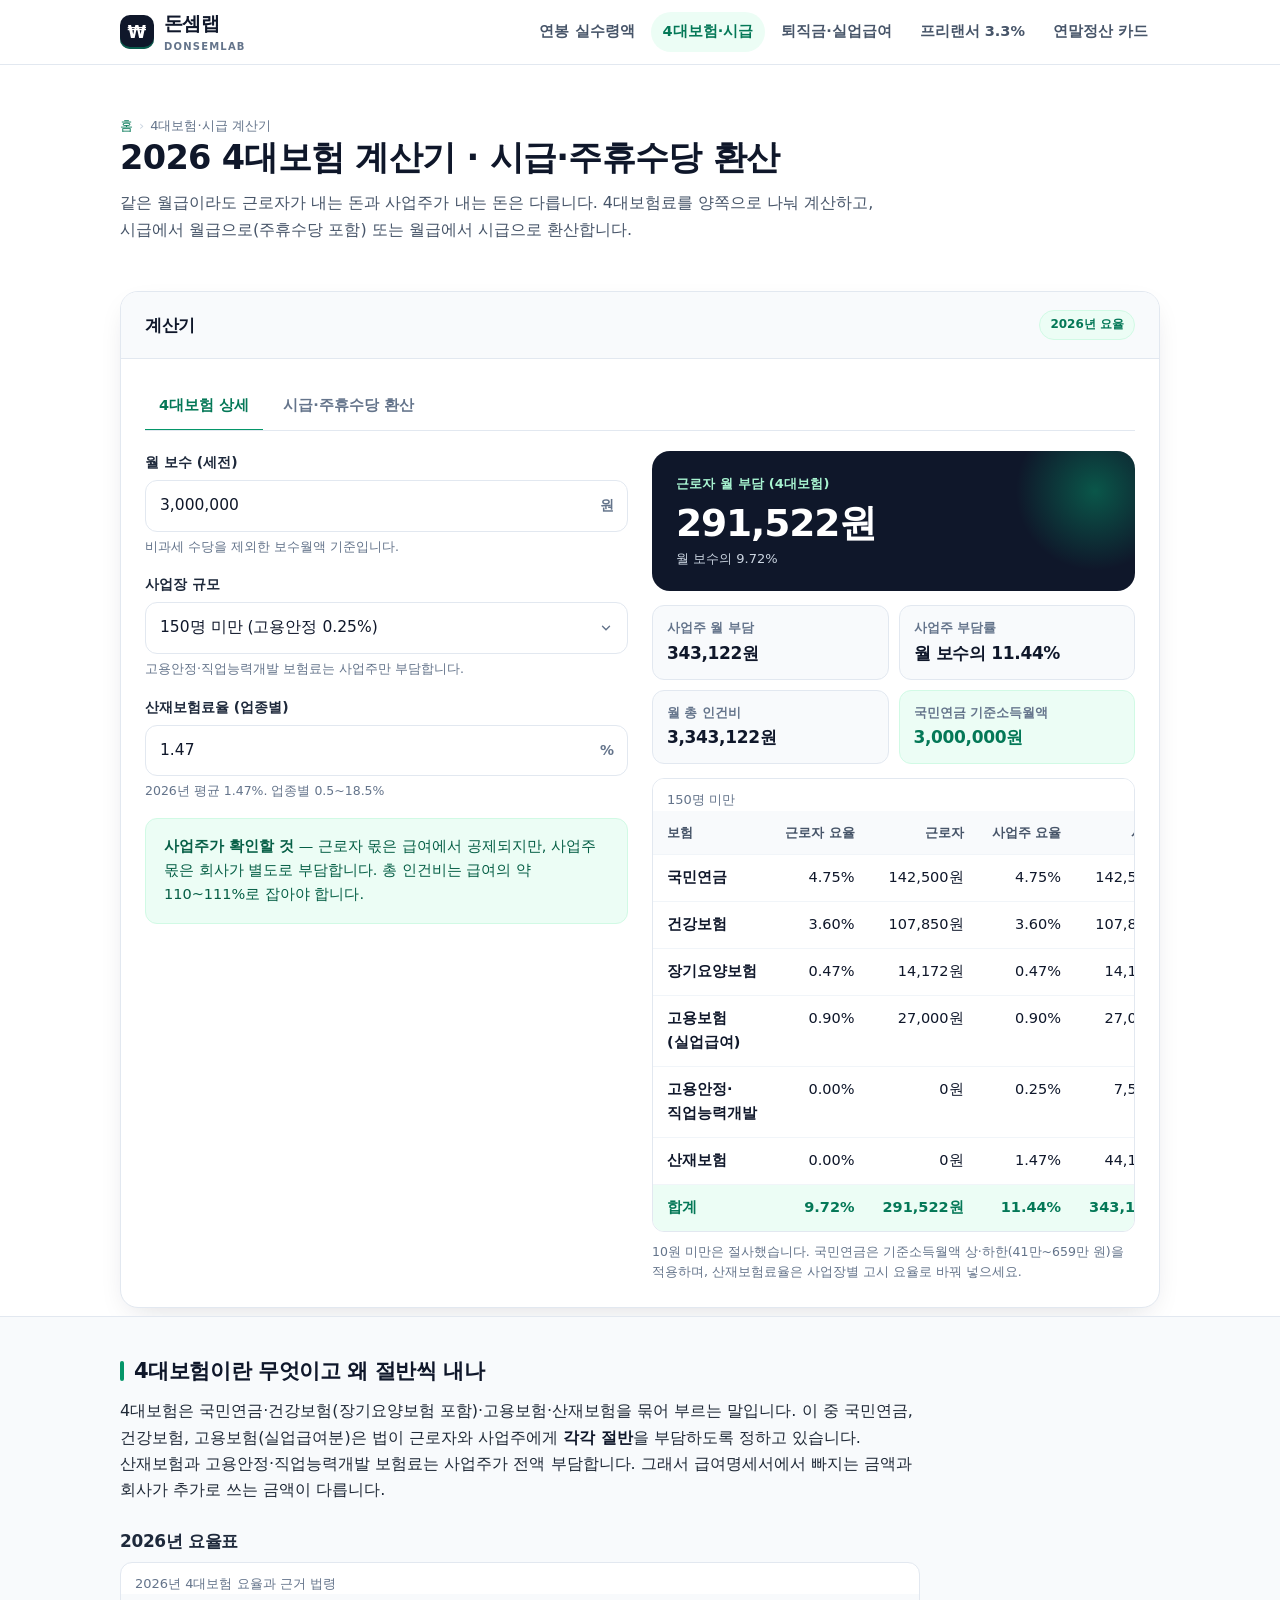
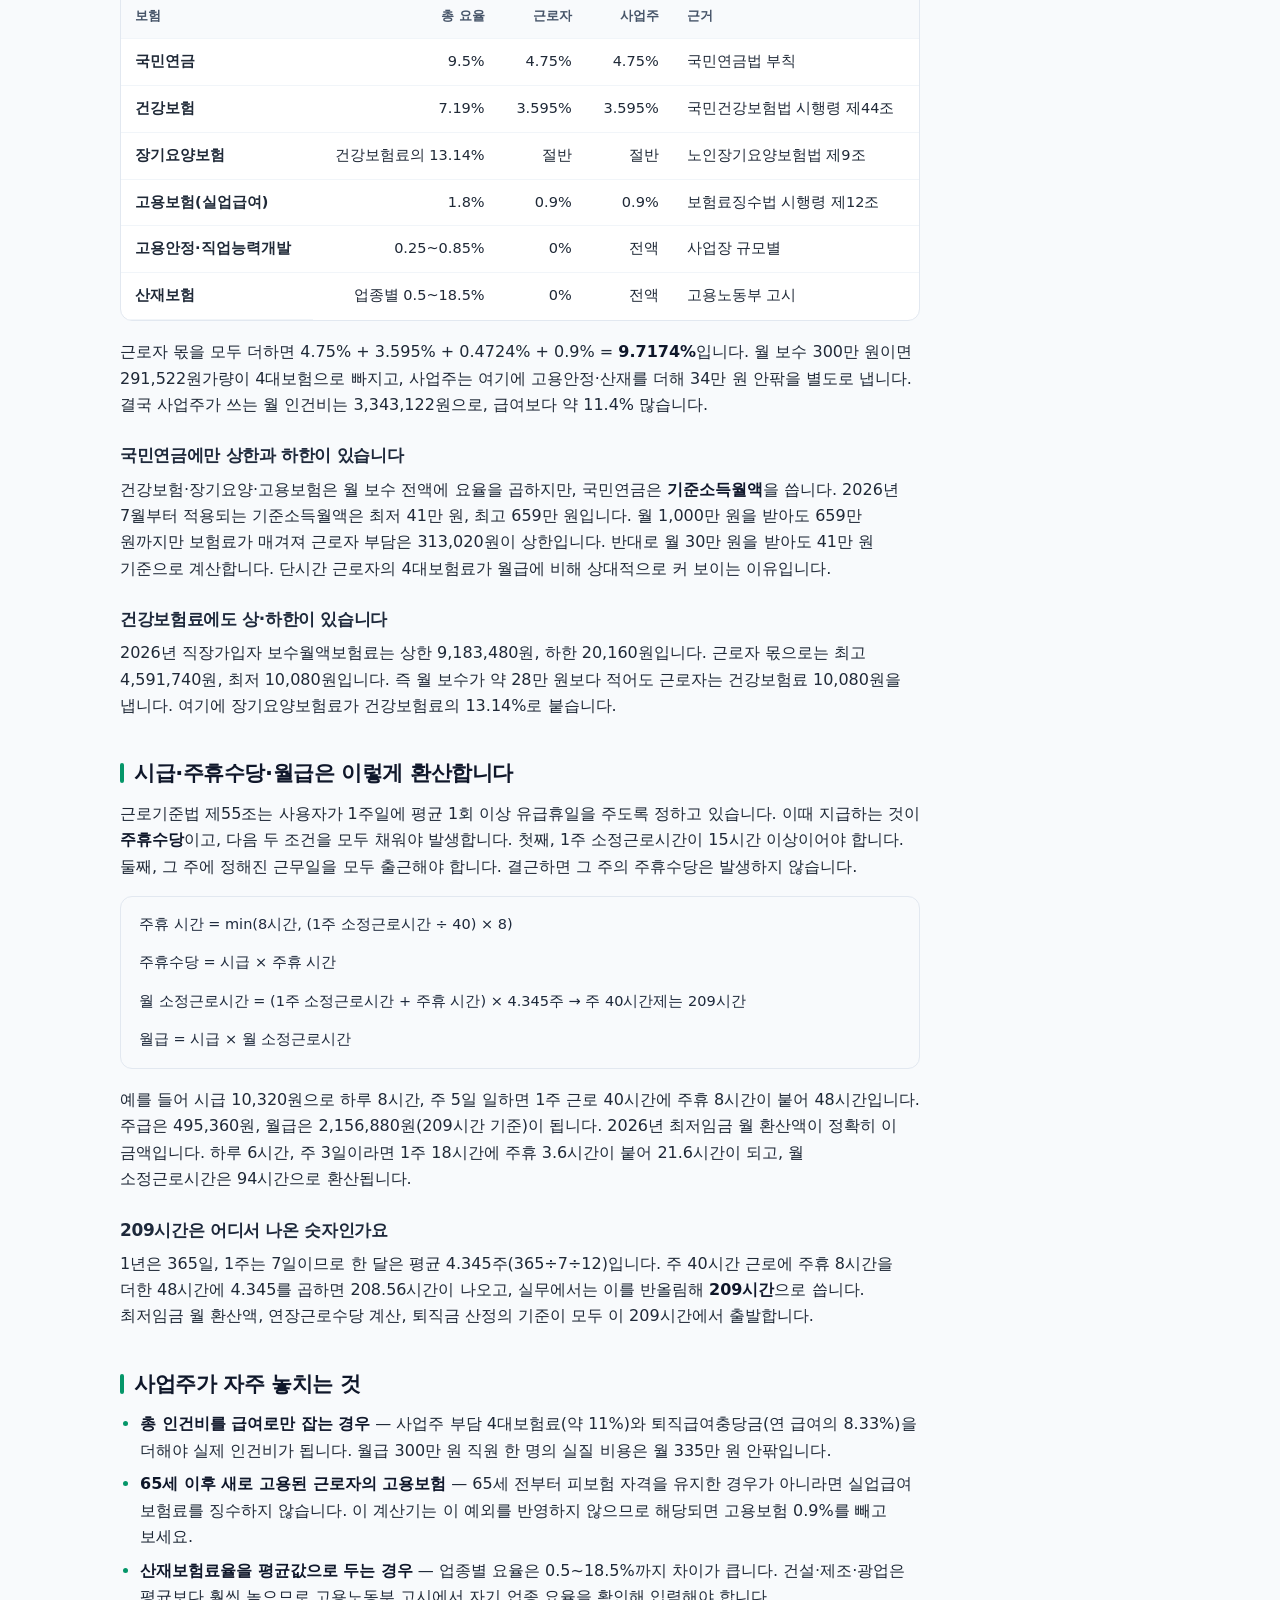
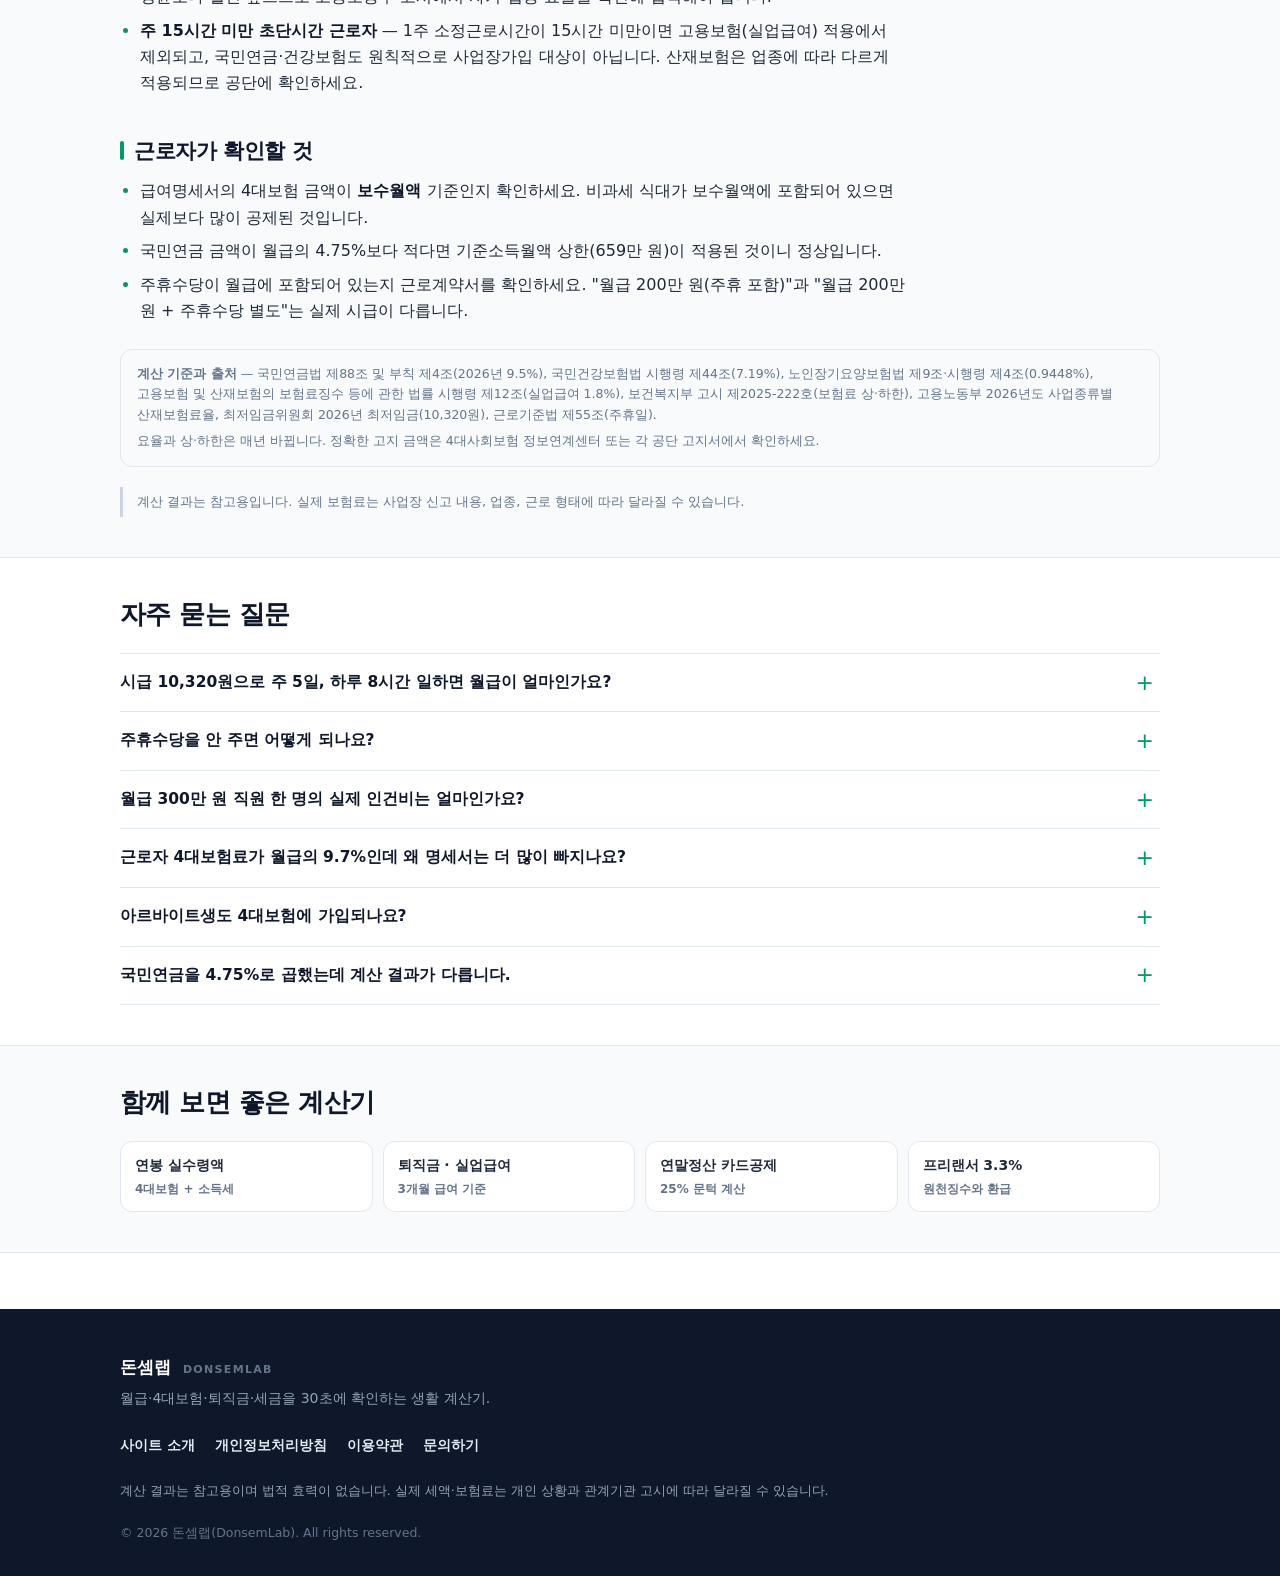
<file: insurance.html>
<!DOCTYPE html>
<html lang="ko">
<head>
<meta charset="utf-8">
<!-- Google AdSense (사이트 소유권 확인 + 광고 스니펫) -->
<script async src="https://pagead2.googlesyndication.com/pagead/js/adsbygoogle.js?client=ca-pub-5350727440533777" crossorigin="anonymous"></script>
<meta name="viewport" content="width=device-width, initial-scale=1">
<title>2026 4대보험 계산기 — 근로자·사업주 부담 · 시급·주휴수당 환산 | 돈셈랩</title>
<meta name="description" content="2026년 4대보험 요율(국민연금 9.5%, 건강보험 7.19%, 장기요양 0.9448%, 고용보험 1.8%)로 근로자와 사업주가 각각 부담하는 금액을 계산합니다. 시급·주휴수당·월급·연봉 환산과 2026년 최저임금 10,320원 대비 점검까지 한 화면에서 확인하세요.">
<link rel="canonical" href="https://minjikangg8-design.github.io/insurance.html">
<meta name="theme-color" content="#0f172a">
<meta property="og:type" content="article">
<meta property="og:title" content="2026 4대보험 계산기 — 근로자·사업주 부담 · 시급·주휴수당 환산 | 돈셈랩">
<meta property="og:description" content="근로자와 사업주가 각각 내는 4대보험료, 시급에서 월급으로(주휴수당 포함), 월급에서 시급으로 환산합니다.">
<meta property="og:url" content="https://minjikangg8-design.github.io/insurance.html">
<meta property="og:site_name" content="돈셈랩">
<link rel="icon" href="data:image/svg+xml,%3Csvg xmlns='http://www.w3.org/2000/svg' viewBox='0 0 32 32'%3E%3Crect width='32' height='32' rx='8' fill='%230f172a'/%3E%3Ctext x='16' y='23' font-size='17' font-family='sans-serif' font-weight='bold' fill='%23ffffff' text-anchor='middle'%3E%E2%82%A9%3C/text%3E%3C/svg%3E">
<link rel="stylesheet" href="assets/css/style.css">
<script type="application/ld+json">
{
  "@context": "https://schema.org",
  "@type": "BreadcrumbList",
  "itemListElement": [
    { "@type": "ListItem", "position": 1, "name": "돈셈랩", "item": "https://minjikangg8-design.github.io/" },
    { "@type": "ListItem", "position": 2, "name": "4대보험·시급 계산기", "item": "https://minjikangg8-design.github.io/insurance.html" }
  ]
}
</script>
</head>
<body>
<a class="skip-link" href="#main">본문으로 바로가기</a>

<header class="site-header">
  <div class="container header-inner">
    <a class="brand" href="index.html" aria-label="돈셈랩 홈">
      <span class="brand-mark" aria-hidden="true">₩</span>
      <span class="brand-name">돈셈랩<span class="brand-sub">DonsemLab</span></span>
    </a>
    <button class="nav-toggle" type="button" aria-expanded="false" aria-controls="site-nav" aria-label="메뉴 열기">
      <span class="nav-toggle-bar"></span><span class="nav-toggle-bar"></span><span class="nav-toggle-bar"></span>
    </button>
    <nav class="site-nav" id="site-nav" aria-label="주요 메뉴">
      <ul>
        <li><a href="salary.html">연봉 실수령액</a></li>
        <li><a href="insurance.html" aria-current="page">4대보험·시급</a></li>
        <li><a href="severance.html">퇴직금·실업급여</a></li>
        <li><a href="freelancer.html">프리랜서 3.3%</a></li>
        <li><a href="yearend.html">연말정산 카드</a></li>
      </ul>
    </nav>
  </div>
</header>

<main id="main">
  <section class="page-head">
    <div class="container">
      <ul class="breadcrumb">
        <li><a href="index.html">홈</a></li>
        <li>4대보험·시급 계산기</li>
      </ul>
      <h1>2026 4대보험 계산기 · 시급·주휴수당 환산</h1>
      <p>같은 월급이라도 근로자가 내는 돈과 사업주가 내는 돈은 다릅니다. 4대보험료를 양쪽으로 나눠 계산하고, 시급에서 월급으로(주휴수당 포함) 또는 월급에서 시급으로 환산합니다.</p>
    </div>
  </section>

  <section class="section-tight">
    <div class="container">
      <div class="calc-card">
        <div class="calc-card-head">
          <h2>계산기</h2>
          <span class="tag">2026년 요율</span>
        </div>
        <div class="calc-card-body">

          <div data-tabs>
            <div class="tabs" role="tablist" aria-label="계산 종류">
              <button class="tab-btn" role="tab" id="tab-ins" aria-controls="panel-ins" aria-selected="true" type="button">4대보험 상세</button>
              <button class="tab-btn" role="tab" id="tab-hourly" aria-controls="panel-hourly" aria-selected="false" tabindex="-1" type="button">시급·주휴수당 환산</button>
            </div>

            <!-- 4대보험 -->
            <div class="tab-panel" id="panel-ins" role="tabpanel" aria-labelledby="tab-ins">
              <div class="calc-grid">
                <form onsubmit="return false;">
                  <div class="field">
                    <label for="ins-pay">월 보수 (세전)</label>
                    <div class="input-unit">
                      <input class="input" id="ins-pay" type="text" inputmode="numeric" data-format="comma" value="3,000,000" autocomplete="off">
                      <span class="unit">원</span>
                    </div>
                    <span class="hint">비과세 수당을 제외한 보수월액 기준입니다.</span>
                  </div>
                  <div class="field">
                    <label for="ins-size">사업장 규모</label>
                    <select class="input" id="ins-size">
                      <option value="small" selected>150명 미만 (고용안정 0.25%)</option>
                      <option value="mid1">150명 이상 우선지원대상기업 (0.45%)</option>
                      <option value="mid2">150~1,000명 미만 (0.65%)</option>
                      <option value="large">1,000명 이상·국가·지방자치단체 (0.85%)</option>
                    </select>
                    <span class="hint">고용안정·직업능력개발 보험료는 사업주만 부담합니다.</span>
                  </div>
                  <div class="field">
                    <label for="ins-injury">산재보험료율 (업종별)</label>
                    <div class="input-unit">
                      <input class="input" id="ins-injury" type="text" inputmode="decimal" value="1.47">
                      <span class="unit">%</span>
                    </div>
                    <span class="hint">2026년 평균 1.47%. 업종별 0.5~18.5%</span>
                  </div>
                  <div class="callout callout-tip mt-16">
                    <p><strong>사업주가 확인할 것</strong> — 근로자 몫은 급여에서 공제되지만, 사업주 몫은 회사가 별도로 부담합니다. 총 인건비는 급여의 약 110~111%로 잡아야 합니다.</p>
                  </div>
                </form>

                <div class="result" aria-live="polite">
                  <div class="result-hero">
                    <div class="label">근로자 월 부담 (4대보험)</div>
                    <div class="value" id="ins-employee-total">-</div>
                    <div class="sub" id="ins-employee-rate">급여에서 공제되는 금액</div>
                  </div>
                  <div class="mini-grid">
                    <div class="mini"><div class="k">사업주 월 부담</div><div class="v" id="ins-employer-total">-</div></div>
                    <div class="mini"><div class="k">사업주 부담률</div><div class="v" id="ins-employer-rate">-</div></div>
                    <div class="mini"><div class="k">월 총 인건비</div><div class="v" id="ins-total-cost">-</div></div>
                    <div class="mini mini-emerald"><div class="k">국민연금 기준소득월액</div><div class="v" id="ins-pension-base">-</div></div>
                  </div>
                  <div class="table-wrap">
                    <table class="data" style="min-width:520px">
                      <caption id="ins-size-label">사업장 규모: 150명 미만</caption>
                      <thead>
                        <tr>
                          <th scope="col">보험</th>
                          <th scope="col" class="num">근로자 요율</th>
                          <th scope="col" class="num">근로자</th>
                          <th scope="col" class="num">사업주 요율</th>
                          <th scope="col" class="num">사업주</th>
                        </tr>
                      </thead>
                      <tbody id="ins-breakdown"></tbody>
                    </table>
                  </div>
                  <p class="result-note">10원 미만은 절사했습니다. 국민연금은 기준소득월액 상·하한(41만~659만 원)을 적용하며, 산재보험료율은 사업장별 고시 요율로 바꿔 넣으세요.</p>
                </div>
              </div>
            </div>

            <!-- 시급·주휴수당 -->
            <div class="tab-panel" id="panel-hourly" role="tabpanel" aria-labelledby="tab-hourly" hidden>
              <div class="calc-grid">
                <form onsubmit="return false;">
                  <div class="field">
                    <span class="label">환산 방향</span>
                    <div class="segmented" role="radiogroup" aria-label="환산 방향">
                      <input type="radio" id="hw-mode-wage" name="hw-mode" value="wage" checked>
                      <label for="hw-mode-wage">시급 → 월급</label>
                      <input type="radio" id="hw-mode-monthly" name="hw-mode" value="monthly">
                      <label for="hw-mode-monthly">월급 → 시급</label>
                    </div>
                  </div>

                  <div id="hw-panel-wage">
                    <div class="field">
                      <label for="hw-wage">시급</label>
                      <div class="input-unit">
                        <input class="input" id="hw-wage" type="text" inputmode="numeric" data-format="comma" value="10,320" autocomplete="off">
                        <span class="unit">원</span>
                      </div>
                      <span class="hint">2026년 최저임금은 10,320원입니다.</span>
                    </div>
                  </div>

                  <div id="hw-panel-monthly" hidden>
                    <div class="field">
                      <label for="hw-monthly-input">월급 (세전)</label>
                      <div class="input-unit">
                        <input class="input" id="hw-monthly-input" type="text" inputmode="numeric" data-format="comma" value="2,156,880" autocomplete="off">
                        <span class="unit">원</span>
                      </div>
                      <span class="hint">주휴수당이 포함된 월급을 넣으세요.</span>
                    </div>
                  </div>

                  <div class="field-row">
                    <div class="field">
                      <label for="hw-hours">1일 근로시간</label>
                      <div class="input-unit">
                        <input class="input" id="hw-hours" type="number" inputmode="decimal" min="1" max="24" step="0.5" value="8">
                        <span class="unit">시간</span>
                      </div>
                    </div>
                    <div class="field">
                      <label for="hw-days">주 근무일수</label>
                      <div class="input-unit">
                        <input class="input" id="hw-days" type="number" inputmode="numeric" min="1" max="7" step="1" value="5">
                        <span class="unit">일</span>
                      </div>
                    </div>
                  </div>
                  <p class="text-xs muted">주 15시간 이상 근무하면 주휴수당이 발생하며, 월 소정근로시간은 주 40시간제 기준 209시간으로 환산합니다.</p>

                  <div class="callout callout-warn mt-16" id="hw-warning" hidden>
                    <p>최저임금 미만입니다.</p>
                  </div>
                </form>

                <div class="result" aria-live="polite">
                  <div id="hw-panel-wage-result">
                    <div class="result-hero">
                      <div class="label">월 예상 급여 (주휴수당 포함)</div>
                      <div class="value" id="hw-w-monthly">-</div>
                      <div class="sub">시급 × 월 소정근로시간 <span id="hw-w-hours">-</span></div>
                    </div>
                    <div class="mini-grid">
                      <div class="mini"><div class="k">주급 합계</div><div class="v" id="hw-w-weekly">-</div></div>
                      <div class="mini"><div class="k">주휴수당</div><div class="v" id="hw-w-holiday">-</div></div>
                      <div class="mini"><div class="k">주 소정근로</div><div class="v" id="hw-w-week-hours">-</div></div>
                      <div class="mini"><div class="k">주휴 시간</div><div class="v" id="hw-w-holiday-hours">-</div></div>
                    </div>
                    <div class="table-wrap">
                      <table class="data">
                        <caption>연봉 환산</caption>
                        <tbody>
                          <tr><th scope="row">월 예상 급여</th><td class="num" id="hw-w-monthly-2">-</td></tr>
                          <tr class="total"><td>연봉 환산 (×12)</td><td class="num" id="hw-w-annual">-</td></tr>
                        </tbody>
                      </table>
                    </div>
                  </div>

                  <div id="hw-panel-monthly-result" hidden>
                    <div class="result-hero">
                      <div class="label">환산 시급</div>
                      <div class="value" id="hw-m-hourly">-</div>
                      <div class="sub">월급 ÷ 월 소정근로시간 <span id="hw-m-hours">-</span></div>
                    </div>
                    <div class="mini-grid">
                      <div class="mini"><div class="k">주 소정근로</div><div class="v" id="hw-m-weekly-hours">-</div></div>
                      <div class="mini"><div class="k">주휴 시간</div><div class="v" id="hw-m-holiday">-</div></div>
                      <div class="mini"><div class="k">월 소정근로</div><div class="v" id="hw-m-hours-2">-</div></div>
                      <div class="mini mini-emerald"><div class="k">연봉 환산</div><div class="v" id="hw-m-annual">-</div></div>
                    </div>
                    <p class="result-note">월급에 주휴수당이 포함되어 있다는 전제의 환산값입니다. 주휴수당을 별도로 받는다면 시급이 조금 더 높게 계산됩니다.</p>
                  </div>
                </div>
              </div>
            </div>
          </div>

        </div>
      </div>
    </div>
  </section>

  <section class="section section-alt">
    <div class="container">
      <div class="prose">
        <h2>4대보험이란 무엇이고 왜 절반씩 내나</h2>
        <p>4대보험은 국민연금·건강보험(장기요양보험 포함)·고용보험·산재보험을 묶어 부르는 말입니다. 이 중 국민연금, 건강보험, 고용보험(실업급여분)은 법이 근로자와 사업주에게 <strong>각각 절반</strong>을 부담하도록 정하고 있습니다. 산재보험과 고용안정·직업능력개발 보험료는 사업주가 전액 부담합니다. 그래서 급여명세서에서 빠지는 금액과 회사가 추가로 쓰는 금액이 다릅니다.</p>

        <h3>2026년 요율표</h3>
        <div class="table-wrap">
          <table class="data">
            <caption>2026년 4대보험 요율과 근거 법령</caption>
            <thead>
              <tr><th scope="col">보험</th><th scope="col" class="num">총 요율</th><th scope="col" class="num">근로자</th><th scope="col" class="num">사업주</th><th scope="col">근거</th></tr>
            </thead>
            <tbody>
              <tr><th scope="row">국민연금</th><td class="num">9.5%</td><td class="num">4.75%</td><td class="num">4.75%</td><td>국민연금법 부칙</td></tr>
              <tr><th scope="row">건강보험</th><td class="num">7.19%</td><td class="num">3.595%</td><td class="num">3.595%</td><td>국민건강보험법 시행령 제44조</td></tr>
              <tr><th scope="row">장기요양보험</th><td class="num">건강보험료의 13.14%</td><td class="num">절반</td><td class="num">절반</td><td>노인장기요양보험법 제9조</td></tr>
              <tr><th scope="row">고용보험(실업급여)</th><td class="num">1.8%</td><td class="num">0.9%</td><td class="num">0.9%</td><td>보험료징수법 시행령 제12조</td></tr>
              <tr><th scope="row">고용안정·직업능력개발</th><td class="num">0.25~0.85%</td><td class="num">0%</td><td class="num">전액</td><td>사업장 규모별</td></tr>
              <tr><th scope="row">산재보험</th><td class="num">업종별 0.5~18.5%</td><td class="num">0%</td><td class="num">전액</td><td>고용노동부 고시</td></tr>
            </tbody>
          </table>
        </div>
        <p>근로자 몫을 모두 더하면 4.75% + 3.595% + 0.4724% + 0.9% = <strong>9.7174%</strong>입니다. 월 보수 300만 원이면 291,522원가량이 4대보험으로 빠지고, 사업주는 여기에 고용안정·산재를 더해 34만 원 안팎을 별도로 냅니다. 결국 사업주가 쓰는 월 인건비는 3,343,122원으로, 급여보다 약 11.4% 많습니다.</p>

        <h3>국민연금에만 상한과 하한이 있습니다</h3>
        <p>건강보험·장기요양·고용보험은 월 보수 전액에 요율을 곱하지만, 국민연금은 <strong>기준소득월액</strong>을 씁니다. 2026년 7월부터 적용되는 기준소득월액은 최저 41만 원, 최고 659만 원입니다. 월 1,000만 원을 받아도 659만 원까지만 보험료가 매겨져 근로자 부담은 313,020원이 상한입니다. 반대로 월 30만 원을 받아도 41만 원 기준으로 계산합니다. 단시간 근로자의 4대보험료가 월급에 비해 상대적으로 커 보이는 이유입니다.</p>

        <h3>건강보험료에도 상·하한이 있습니다</h3>
        <p>2026년 직장가입자 보수월액보험료는 상한 9,183,480원, 하한 20,160원입니다. 근로자 몫으로는 최고 4,591,740원, 최저 10,080원입니다. 즉 월 보수가 약 28만 원보다 적어도 근로자는 건강보험료 10,080원을 냅니다. 여기에 장기요양보험료가 건강보험료의 13.14%로 붙습니다.</p>

        <h2>시급·주휴수당·월급은 이렇게 환산합니다</h2>
        <p>근로기준법 제55조는 사용자가 1주일에 평균 1회 이상 유급휴일을 주도록 정하고 있습니다. 이때 지급하는 것이 <strong>주휴수당</strong>이고, 다음 두 조건을 모두 채워야 발생합니다. 첫째, 1주 소정근로시간이 15시간 이상이어야 합니다. 둘째, 그 주에 정해진 근무일을 모두 출근해야 합니다. 결근하면 그 주의 주휴수당은 발생하지 않습니다.</p>
        <div class="formula">
          <p>주휴 시간 = min(8시간, (1주 소정근로시간 ÷ 40) × 8)</p>
          <p>주휴수당 = 시급 × 주휴 시간</p>
          <p>월 소정근로시간 = (1주 소정근로시간 + 주휴 시간) × 4.345주 → 주 40시간제는 209시간</p>
          <p>월급 = 시급 × 월 소정근로시간</p>
        </div>
        <p>예를 들어 시급 10,320원으로 하루 8시간, 주 5일 일하면 1주 근로 40시간에 주휴 8시간이 붙어 48시간입니다. 주급은 495,360원, 월급은 2,156,880원(209시간 기준)이 됩니다. 2026년 최저임금 월 환산액이 정확히 이 금액입니다. 하루 6시간, 주 3일이라면 1주 18시간에 주휴 3.6시간이 붙어 21.6시간이 되고, 월 소정근로시간은 94시간으로 환산됩니다.</p>

        <h3>209시간은 어디서 나온 숫자인가요</h3>
        <p>1년은 365일, 1주는 7일이므로 한 달은 평균 4.345주(365÷7÷12)입니다. 주 40시간 근로에 주휴 8시간을 더한 48시간에 4.345를 곱하면 208.56시간이 나오고, 실무에서는 이를 반올림해 <strong>209시간</strong>으로 씁니다. 최저임금 월 환산액, 연장근로수당 계산, 퇴직금 산정의 기준이 모두 이 209시간에서 출발합니다.</p>

        <h2>사업주가 자주 놓치는 것</h2>
        <ul>
          <li><strong>총 인건비를 급여로만 잡는 경우</strong> — 사업주 부담 4대보험료(약 11%)와 퇴직급여충당금(연 급여의 8.33%)을 더해야 실제 인건비가 됩니다. 월급 300만 원 직원 한 명의 실질 비용은 월 335만 원 안팎입니다.</li>
          <li><strong>65세 이후 새로 고용된 근로자의 고용보험</strong> — 65세 전부터 피보험 자격을 유지한 경우가 아니라면 실업급여 보험료를 징수하지 않습니다. 이 계산기는 이 예외를 반영하지 않으므로 해당되면 고용보험 0.9%를 빼고 보세요.</li>
          <li><strong>산재보험료율을 평균값으로 두는 경우</strong> — 업종별 요율은 0.5~18.5%까지 차이가 큽니다. 건설·제조·광업은 평균보다 훨씬 높으므로 고용노동부 고시에서 자기 업종 요율을 확인해 입력해야 합니다.</li>
          <li><strong>주 15시간 미만 초단시간 근로자</strong> — 1주 소정근로시간이 15시간 미만이면 고용보험(실업급여) 적용에서 제외되고, 국민연금·건강보험도 원칙적으로 사업장가입 대상이 아닙니다. 산재보험은 업종에 따라 다르게 적용되므로 공단에 확인하세요.</li>
        </ul>

        <h2>근로자가 확인할 것</h2>
        <ul>
          <li>급여명세서의 4대보험 금액이 <strong>보수월액</strong> 기준인지 확인하세요. 비과세 식대가 보수월액에 포함되어 있으면 실제보다 많이 공제된 것입니다.</li>
          <li>국민연금 금액이 월급의 4.75%보다 적다면 기준소득월액 상한(659만 원)이 적용된 것이니 정상입니다.</li>
          <li>주휴수당이 월급에 포함되어 있는지 근로계약서를 확인하세요. "월급 200만 원(주휴 포함)"과 "월급 200만 원 + 주휴수당 별도"는 실제 시급이 다릅니다.</li>
        </ul>
      </div>

      <div class="source-note">
        <p><strong>계산 기준과 출처</strong> — 국민연금법 제88조 및 부칙 제4조(2026년 9.5%), 국민건강보험법 시행령 제44조(7.19%), 노인장기요양보험법 제9조·시행령 제4조(0.9448%), 고용보험 및 산재보험의 보험료징수 등에 관한 법률 시행령 제12조(실업급여 1.8%), 보건복지부 고시 제2025-222호(보험료 상·하한), 고용노동부 2026년도 사업종류별 산재보험료율, 최저임금위원회 2026년 최저임금(10,320원), 근로기준법 제55조(주휴일).</p>
        <p>요율과 상·하한은 매년 바뀝니다. 정확한 고지 금액은 4대사회보험 정보연계센터 또는 각 공단 고지서에서 확인하세요.</p>
      </div>
      <p class="disclaimer">계산 결과는 참고용입니다. 실제 보험료는 사업장 신고 내용, 업종, 근로 형태에 따라 달라질 수 있습니다.</p>
    </div>
  </section>

  <section class="section">
    <div class="container">
      <div class="section-head"><h2>자주 묻는 질문</h2></div>
      <div class="faq">
        <details>
          <summary>시급 10,320원으로 주 5일, 하루 8시간 일하면 월급이 얼마인가요?</summary>
          <div class="answer">
            <p>주휴수당을 포함해 <strong>2,156,880원</strong>입니다. 1주 근로 40시간에 주휴 8시간을 더한 48시간이 주급 495,360원이 되고, 여기에 4.345주를 곱하면 월 2,152,457원이지만 실무에서는 월 소정근로시간을 209시간으로 반올림해 10,320원 × 209시간 = 2,156,880원으로 계산합니다. 2026년 최저임금의 월 환산액과 같은 금액입니다.</p>
          </div>
        </details>
        <details>
          <summary>주휴수당을 안 주면 어떻게 되나요?</summary>
          <div class="answer">
            <p>주휴수당은 근로기준법이 정한 임금입니다. 지급하지 않으면 임금체불에 해당하며, 사업장 관할 고용노동청에 진정을 넣을 수 있습니다. 근로계약서, 출퇴근 기록, 급여명세서를 준비하면 확인이 빠릅니다. 다만 주 15시간 미만 근무이거나 그 주에 결근이 있었다면 발생하지 않습니다.</p>
          </div>
        </details>
        <details>
          <summary>월급 300만 원 직원 한 명의 실제 인건비는 얼마인가요?</summary>
          <div class="answer">
            <p>위 계산기 기본 설정(150명 미만 사업장, 산재 1.47%) 기준으로 사업주 부담은 <strong>343,122원</strong>이고, 총 인건비는 <strong>3,343,122원</strong>입니다. 여기에 퇴직급여충당금(연 급여의 1/12 수준)을 더하면 월 358만 원가량으로 보는 것이 안전합니다. 사업장 규모가 크거나 산재 요율이 높은 업종이면 더 늘어납니다.</p>
          </div>
        </details>
        <details>
          <summary>근로자 4대보험료가 월급의 9.7%인데 왜 명세서는 더 많이 빠지나요?</summary>
          <div class="answer">
            <p>4대보험은 9.72%가 맞고, 여기에 근로소득세와 지방소득세가 더해집니다. 4대보험은 부양가족 수와 무관하게 보수월액에만 매겨지므로, 공제가 많아 보인다면 소득세 비중이 큰 경우입니다. <a href="salary.html">연봉 실수령액 계산기</a>에서 항목별로 나눠 확인할 수 있습니다.</p>
          </div>
        </details>
        <details>
          <summary>아르바이트생도 4대보험에 가입되나요?</summary>
          <div class="answer">
            <p>근무 시간에 따라 다릅니다. 1주 소정근로시간이 15시간 이상이면 고용보험·국민연금·건강보험이 원칙적으로 적용됩니다. 15시간 미만 초단시간 근로자는 고용보험(실업급여) 적용에서 제외되고 국민연금·건강보험도 원칙적으로 사업장가입 대상이 아닙니다. 산재보험은 업종별로 적용 범위가 다르므로 사업장에서 확인해야 합니다.</p>
          </div>
        </details>
        <details>
          <summary>국민연금을 4.75%로 곱했는데 계산 결과가 다릅니다.</summary>
          <div class="answer">
            <p>국민연금은 월급 전액이 아니라 기준소득월액(2026년 7월 기준 41만~659만 원, 천 원 미만 절사)에 요율을 곱합니다. 월급이 상한을 넘으면 659만 원 기준으로, 하한보다 적으면 41만 원 기준으로 계산됩니다. 이 계산기는 두 경우를 모두 반영합니다.</p>
          </div>
        </details>
      </div>
    </div>
  </section>

  <section class="section section-alt">
    <div class="container">
      <div class="section-head"><h2>함께 보면 좋은 계산기</h2></div>
      <div class="related">
        <a href="salary.html">연봉 실수령액<span>4대보험 + 소득세</span></a>
        <a href="severance.html">퇴직금 · 실업급여<span>3개월 급여 기준</span></a>
        <a href="yearend.html">연말정산 카드공제<span>25% 문턱 계산</span></a>
        <a href="freelancer.html">프리랜서 3.3%<span>원천징수와 환급</span></a>
      </div>
    </div>
  </section>
</main>

<footer class="site-footer">
  <div class="container footer-inner">
    <div class="footer-brand">
      <p class="footer-title">돈셈랩 <span>DonsemLab</span></p>
      <p class="footer-desc">월급·4대보험·퇴직금·세금을 30초에 확인하는 생활 계산기.</p>
    </div>
    <nav class="footer-nav" aria-label="사이트 정보">
      <ul>
        <li><a href="about.html">사이트 소개</a></li>
        <li><a href="privacy.html">개인정보처리방침</a></li>
        <li><a href="terms.html">이용약관</a></li>
        <li><a href="contact.html">문의하기</a></li>
      </ul>
    </nav>
    <p class="footer-note">계산 결과는 참고용이며 법적 효력이 없습니다. 실제 세액·보험료는 개인 상황과 관계기관 고시에 따라 달라질 수 있습니다.</p>
    <p class="footer-copy">© 2026 돈셈랩(DonsemLab). All rights reserved.</p>
  </div>
</footer>

<script src="assets/js/site.js"></script>
<script src="assets/js/calc.js"></script>
</body>
</html>
</file>
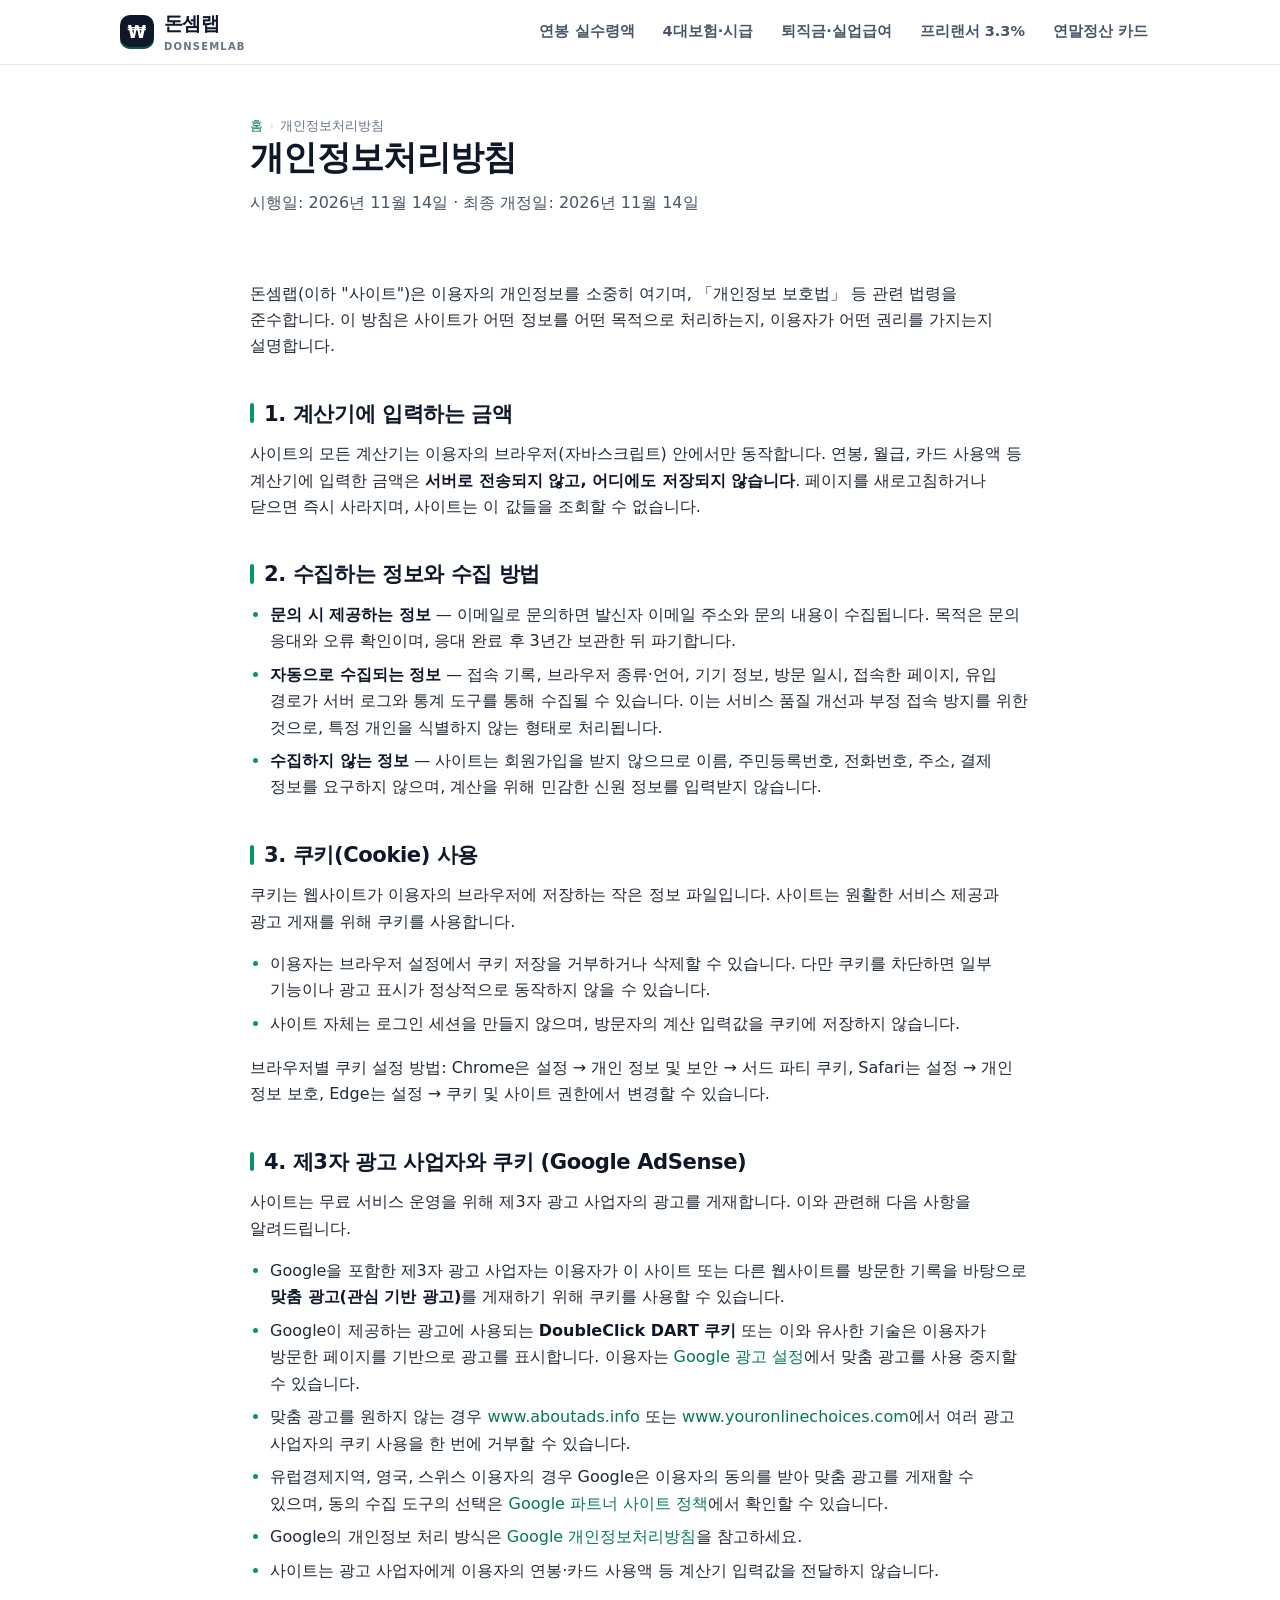
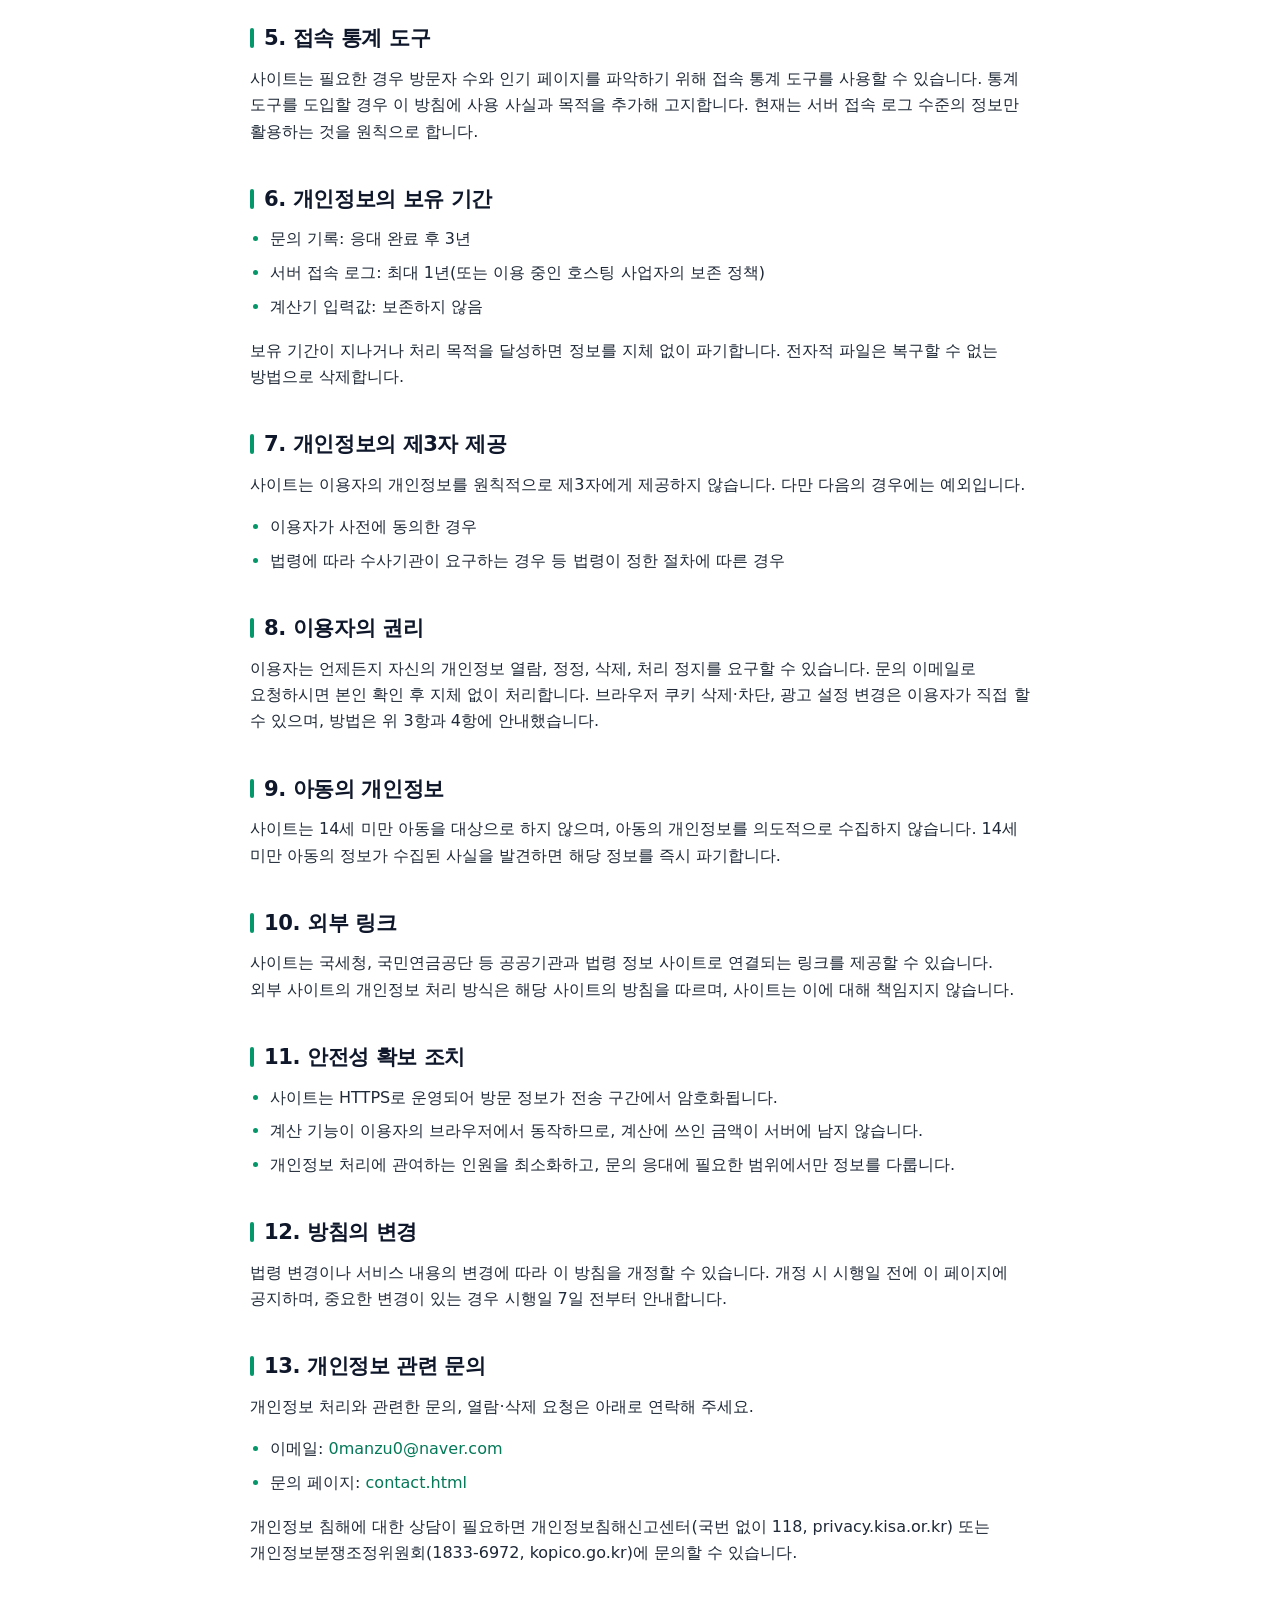
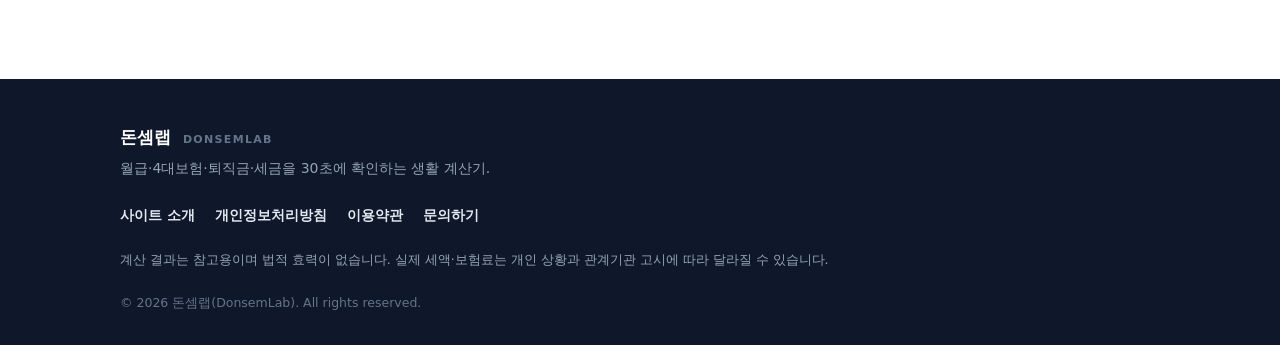
<file: privacy.html>
<!DOCTYPE html>
<html lang="ko">
<head>
<meta charset="utf-8">
<!-- Google AdSense (사이트 소유권 확인 + 광고 스니펫) -->
<script async src="https://pagead2.googlesyndication.com/pagead/js/adsbygoogle.js?client=ca-pub-5350727440533777" crossorigin="anonymous"></script>
<meta name="viewport" content="width=device-width, initial-scale=1">
<title>개인정보처리방침 — 쿠키·광고 안내 | 돈셈랩</title>
<meta name="description" content="돈셈랩의 개인정보처리방침입니다. 수집하는 정보, 쿠키 사용, Google AdSense 등 제3자 광고 사업자의 쿠키 사용과 맞춤 광고 차단 방법, 이용자의 권리를 안내합니다.">
<link rel="canonical" href="https://minjikangg8-design.github.io/privacy.html">
<meta name="theme-color" content="#0f172a">
<meta property="og:type" content="article">
<meta property="og:title" content="개인정보처리방침 | 돈셈랩">
<meta property="og:description" content="수집 정보, 쿠키, Google AdSense 제3자 광고 쿠키 사용 안내.">
<meta property="og:url" content="https://minjikangg8-design.github.io/privacy.html">
<meta property="og:site_name" content="돈셈랩">
<link rel="icon" href="data:image/svg+xml,%3Csvg xmlns='http://www.w3.org/2000/svg' viewBox='0 0 32 32'%3E%3Crect width='32' height='32' rx='8' fill='%230f172a'/%3E%3Ctext x='16' y='23' font-size='17' font-family='sans-serif' font-weight='bold' fill='%23ffffff' text-anchor='middle'%3E%E2%82%A9%3C/text%3E%3C/svg%3E">
<link rel="stylesheet" href="assets/css/style.css">
</head>
<body>
<a class="skip-link" href="#main">본문으로 바로가기</a>

<header class="site-header">
  <div class="container header-inner">
    <a class="brand" href="index.html" aria-label="돈셈랩 홈">
      <span class="brand-mark" aria-hidden="true">₩</span>
      <span class="brand-name">돈셈랩<span class="brand-sub">DonsemLab</span></span>
    </a>
    <button class="nav-toggle" type="button" aria-expanded="false" aria-controls="site-nav" aria-label="메뉴 열기">
      <span class="nav-toggle-bar"></span><span class="nav-toggle-bar"></span><span class="nav-toggle-bar"></span>
    </button>
    <nav class="site-nav" id="site-nav" aria-label="주요 메뉴">
      <ul>
        <li><a href="salary.html">연봉 실수령액</a></li>
        <li><a href="insurance.html">4대보험·시급</a></li>
        <li><a href="severance.html">퇴직금·실업급여</a></li>
        <li><a href="freelancer.html">프리랜서 3.3%</a></li>
        <li><a href="yearend.html">연말정산 카드</a></li>
      </ul>
    </nav>
  </div>
</header>

<main id="main">
  <section class="page-head">
    <div class="container container-narrow">
      <ul class="breadcrumb">
        <li><a href="index.html">홈</a></li>
        <li>개인정보처리방침</li>
      </ul>
      <h1>개인정보처리방침</h1>
      <p>시행일: 2026년 11월 14일 · 최종 개정일: 2026년 11월 14일</p>
    </div>
  </section>

  <section class="section">
    <div class="container container-narrow">
      <div class="prose">
        <p>돈셈랩(이하 "사이트")은 이용자의 개인정보를 소중히 여기며, 「개인정보 보호법」 등 관련 법령을 준수합니다. 이 방침은 사이트가 어떤 정보를 어떤 목적으로 처리하는지, 이용자가 어떤 권리를 가지는지 설명합니다.</p>

        <h2>1. 계산기에 입력하는 금액</h2>
        <p>사이트의 모든 계산기는 이용자의 브라우저(자바스크립트) 안에서만 동작합니다. 연봉, 월급, 카드 사용액 등 계산기에 입력한 금액은 <strong>서버로 전송되지 않고, 어디에도 저장되지 않습니다</strong>. 페이지를 새로고침하거나 닫으면 즉시 사라지며, 사이트는 이 값들을 조회할 수 없습니다.</p>

        <h2>2. 수집하는 정보와 수집 방법</h2>
        <ul>
          <li><strong>문의 시 제공하는 정보</strong> — 이메일로 문의하면 발신자 이메일 주소와 문의 내용이 수집됩니다. 목적은 문의 응대와 오류 확인이며, 응대 완료 후 3년간 보관한 뒤 파기합니다.</li>
          <li><strong>자동으로 수집되는 정보</strong> — 접속 기록, 브라우저 종류·언어, 기기 정보, 방문 일시, 접속한 페이지, 유입 경로가 서버 로그와 통계 도구를 통해 수집될 수 있습니다. 이는 서비스 품질 개선과 부정 접속 방지를 위한 것으로, 특정 개인을 식별하지 않는 형태로 처리됩니다.</li>
          <li><strong>수집하지 않는 정보</strong> — 사이트는 회원가입을 받지 않으므로 이름, 주민등록번호, 전화번호, 주소, 결제 정보를 요구하지 않으며, 계산을 위해 민감한 신원 정보를 입력받지 않습니다.</li>
        </ul>

        <h2>3. 쿠키(Cookie) 사용</h2>
        <p>쿠키는 웹사이트가 이용자의 브라우저에 저장하는 작은 정보 파일입니다. 사이트는 원활한 서비스 제공과 광고 게재를 위해 쿠키를 사용합니다.</p>
        <ul>
          <li>이용자는 브라우저 설정에서 쿠키 저장을 거부하거나 삭제할 수 있습니다. 다만 쿠키를 차단하면 일부 기능이나 광고 표시가 정상적으로 동작하지 않을 수 있습니다.</li>
          <li>사이트 자체는 로그인 세션을 만들지 않으며, 방문자의 계산 입력값을 쿠키에 저장하지 않습니다.</li>
        </ul>
        <p>브라우저별 쿠키 설정 방법: Chrome은 설정 → 개인 정보 및 보안 → 서드 파티 쿠키, Safari는 설정 → 개인 정보 보호, Edge는 설정 → 쿠키 및 사이트 권한에서 변경할 수 있습니다.</p>

        <h2>4. 제3자 광고 사업자와 쿠키 (Google AdSense)</h2>
        <p>사이트는 무료 서비스 운영을 위해 제3자 광고 사업자의 광고를 게재합니다. 이와 관련해 다음 사항을 알려드립니다.</p>
        <ul>
          <li>Google을 포함한 제3자 광고 사업자는 이용자가 이 사이트 또는 다른 웹사이트를 방문한 기록을 바탕으로 <strong>맞춤 광고(관심 기반 광고)</strong>를 게재하기 위해 쿠키를 사용할 수 있습니다.</li>
          <li>Google이 제공하는 광고에 사용되는 <strong>DoubleClick DART 쿠키</strong> 또는 이와 유사한 기술은 이용자가 방문한 페이지를 기반으로 광고를 표시합니다. 이용자는 <a href="https://www.google.com/settings/ads" target="_blank" rel="noopener nofollow">Google 광고 설정</a>에서 맞춤 광고를 사용 중지할 수 있습니다.</li>
          <li>맞춤 광고를 원하지 않는 경우 <a href="https://www.aboutads.info/choices/" target="_blank" rel="noopener nofollow">www.aboutads.info</a> 또는 <a href="https://www.youronlinechoices.com/kr/" target="_blank" rel="noopener nofollow">www.youronlinechoices.com</a>에서 여러 광고 사업자의 쿠키 사용을 한 번에 거부할 수 있습니다.</li>
          <li>유럽경제지역, 영국, 스위스 이용자의 경우 Google은 이용자의 동의를 받아 맞춤 광고를 게재할 수 있으며, 동의 수집 도구의 선택은 <a href="https://policies.google.com/technologies/partner-sites?hl=ko" target="_blank" rel="noopener nofollow">Google 파트너 사이트 정책</a>에서 확인할 수 있습니다.</li>
          <li>Google의 개인정보 처리 방식은 <a href="https://policies.google.com/privacy?hl=ko" target="_blank" rel="noopener nofollow">Google 개인정보처리방침</a>을 참고하세요.</li>
          <li>사이트는 광고 사업자에게 이용자의 연봉·카드 사용액 등 계산기 입력값을 전달하지 않습니다.</li>
        </ul>

        <h2>5. 접속 통계 도구</h2>
        <p>사이트는 필요한 경우 방문자 수와 인기 페이지를 파악하기 위해 접속 통계 도구를 사용할 수 있습니다. 통계 도구를 도입할 경우 이 방침에 사용 사실과 목적을 추가해 고지합니다. 현재는 서버 접속 로그 수준의 정보만 활용하는 것을 원칙으로 합니다.</p>

        <h2>6. 개인정보의 보유 기간</h2>
        <ul>
          <li>문의 기록: 응대 완료 후 3년</li>
          <li>서버 접속 로그: 최대 1년(또는 이용 중인 호스팅 사업자의 보존 정책)</li>
          <li>계산기 입력값: 보존하지 않음</li>
        </ul>
        <p>보유 기간이 지나거나 처리 목적을 달성하면 정보를 지체 없이 파기합니다. 전자적 파일은 복구할 수 없는 방법으로 삭제합니다.</p>

        <h2>7. 개인정보의 제3자 제공</h2>
        <p>사이트는 이용자의 개인정보를 원칙적으로 제3자에게 제공하지 않습니다. 다만 다음의 경우에는 예외입니다.</p>
        <ul>
          <li>이용자가 사전에 동의한 경우</li>
          <li>법령에 따라 수사기관이 요구하는 경우 등 법령이 정한 절차에 따른 경우</li>
        </ul>

        <h2>8. 이용자의 권리</h2>
        <p>이용자는 언제든지 자신의 개인정보 열람, 정정, 삭제, 처리 정지를 요구할 수 있습니다. 문의 이메일로 요청하시면 본인 확인 후 지체 없이 처리합니다. 브라우저 쿠키 삭제·차단, 광고 설정 변경은 이용자가 직접 할 수 있으며, 방법은 위 3항과 4항에 안내했습니다.</p>

        <h2>9. 아동의 개인정보</h2>
        <p>사이트는 14세 미만 아동을 대상으로 하지 않으며, 아동의 개인정보를 의도적으로 수집하지 않습니다. 14세 미만 아동의 정보가 수집된 사실을 발견하면 해당 정보를 즉시 파기합니다.</p>

        <h2>10. 외부 링크</h2>
        <p>사이트는 국세청, 국민연금공단 등 공공기관과 법령 정보 사이트로 연결되는 링크를 제공할 수 있습니다. 외부 사이트의 개인정보 처리 방식은 해당 사이트의 방침을 따르며, 사이트는 이에 대해 책임지지 않습니다.</p>

        <h2>11. 안전성 확보 조치</h2>
        <ul>
          <li>사이트는 HTTPS로 운영되어 방문 정보가 전송 구간에서 암호화됩니다.</li>
          <li>계산 기능이 이용자의 브라우저에서 동작하므로, 계산에 쓰인 금액이 서버에 남지 않습니다.</li>
          <li>개인정보 처리에 관여하는 인원을 최소화하고, 문의 응대에 필요한 범위에서만 정보를 다룹니다.</li>
        </ul>

        <h2>12. 방침의 변경</h2>
        <p>법령 변경이나 서비스 내용의 변경에 따라 이 방침을 개정할 수 있습니다. 개정 시 시행일 전에 이 페이지에 공지하며, 중요한 변경이 있는 경우 시행일 7일 전부터 안내합니다.</p>

        <h2>13. 개인정보 관련 문의</h2>
        <p>개인정보 처리와 관련한 문의, 열람·삭제 요청은 아래로 연락해 주세요.</p>
        <ul>
          <li>이메일: <a href="mailto:0manzu0@naver.com">0manzu0@naver.com</a></li>
          <li>문의 페이지: <a href="contact.html">contact.html</a></li>
        </ul>
        <p>개인정보 침해에 대한 상담이 필요하면 개인정보침해신고센터(국번 없이 118, privacy.kisa.or.kr) 또는 개인정보분쟁조정위원회(1833-6972, kopico.go.kr)에 문의할 수 있습니다.</p>
      </div>
    </div>
  </section>
</main>

<footer class="site-footer">
  <div class="container footer-inner">
    <div class="footer-brand">
      <p class="footer-title">돈셈랩 <span>DonsemLab</span></p>
      <p class="footer-desc">월급·4대보험·퇴직금·세금을 30초에 확인하는 생활 계산기.</p>
    </div>
    <nav class="footer-nav" aria-label="사이트 정보">
      <ul>
        <li><a href="about.html">사이트 소개</a></li>
        <li><a href="privacy.html">개인정보처리방침</a></li>
        <li><a href="terms.html">이용약관</a></li>
        <li><a href="contact.html">문의하기</a></li>
      </ul>
    </nav>
    <p class="footer-note">계산 결과는 참고용이며 법적 효력이 없습니다. 실제 세액·보험료는 개인 상황과 관계기관 고시에 따라 달라질 수 있습니다.</p>
    <p class="footer-copy">© 2026 돈셈랩(DonsemLab). All rights reserved.</p>
  </div>
</footer>

<script src="assets/js/site.js"></script>
</body>
</html>
</file>
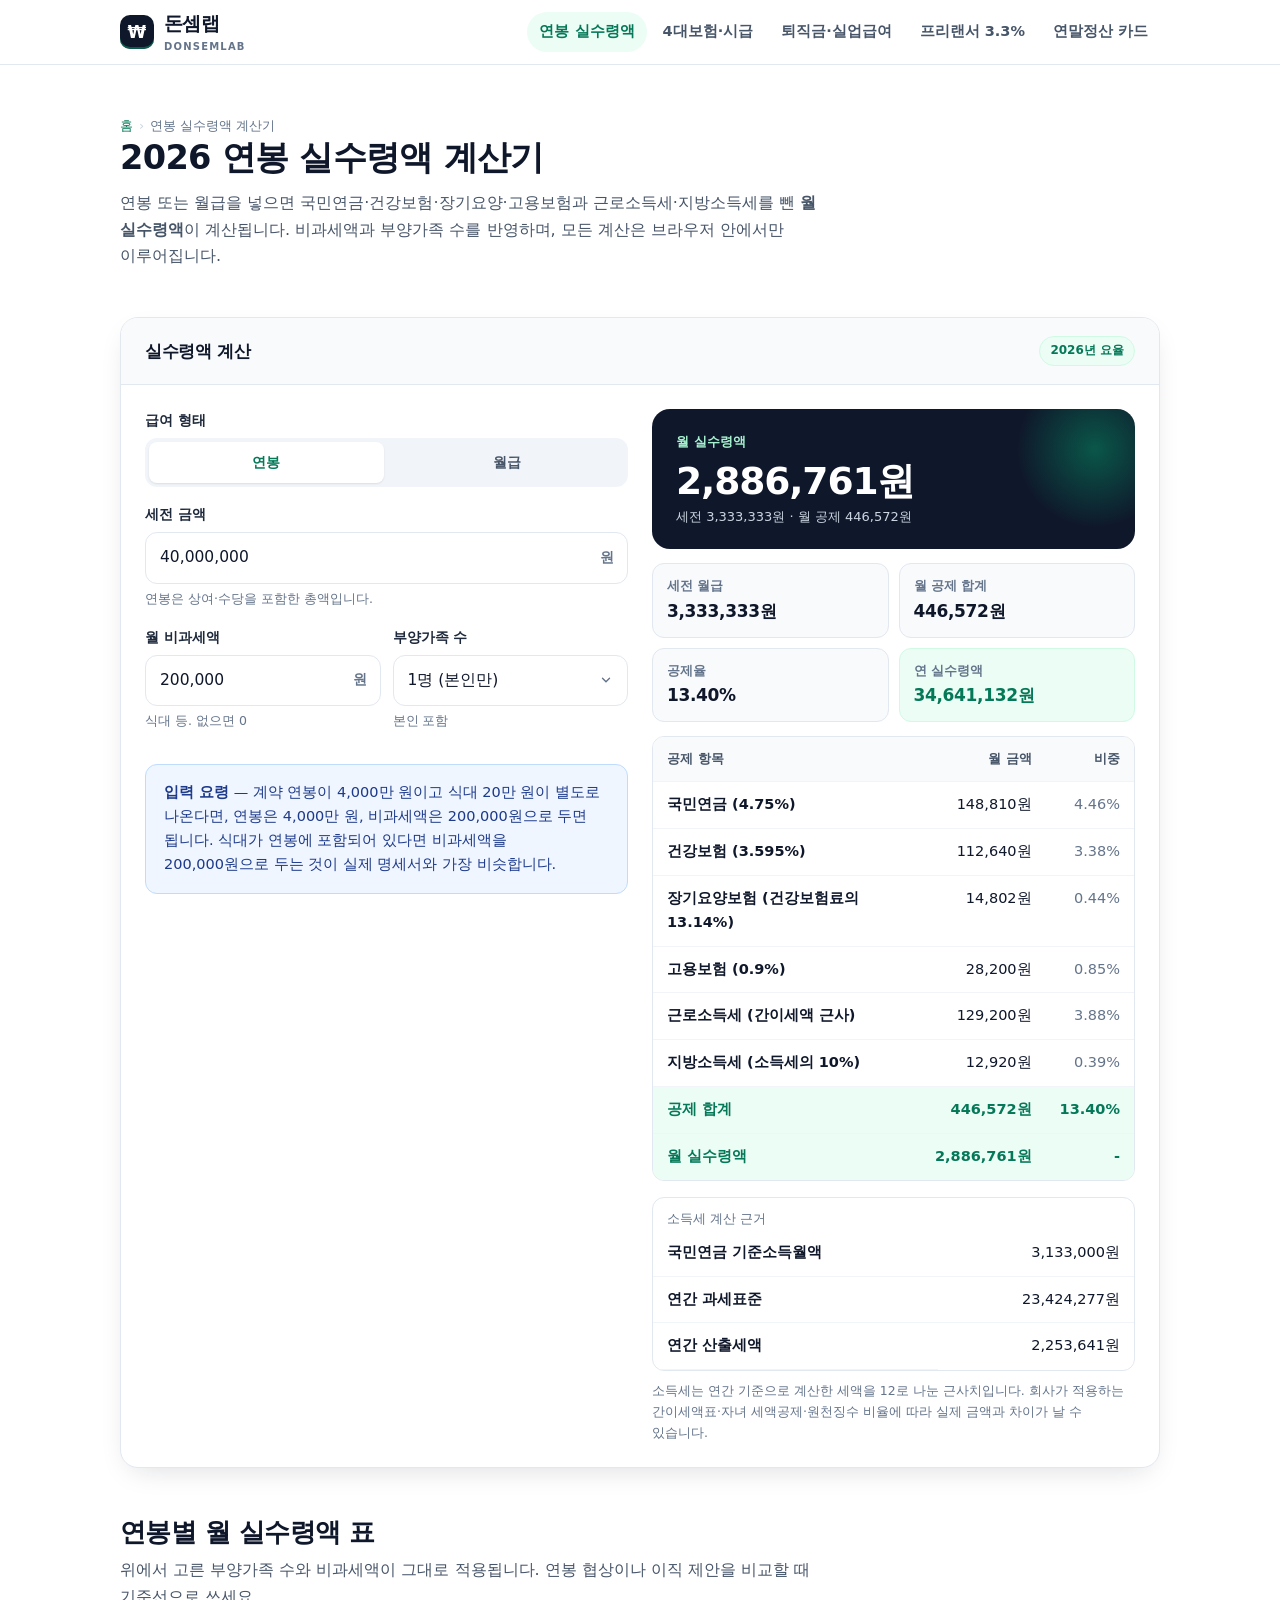
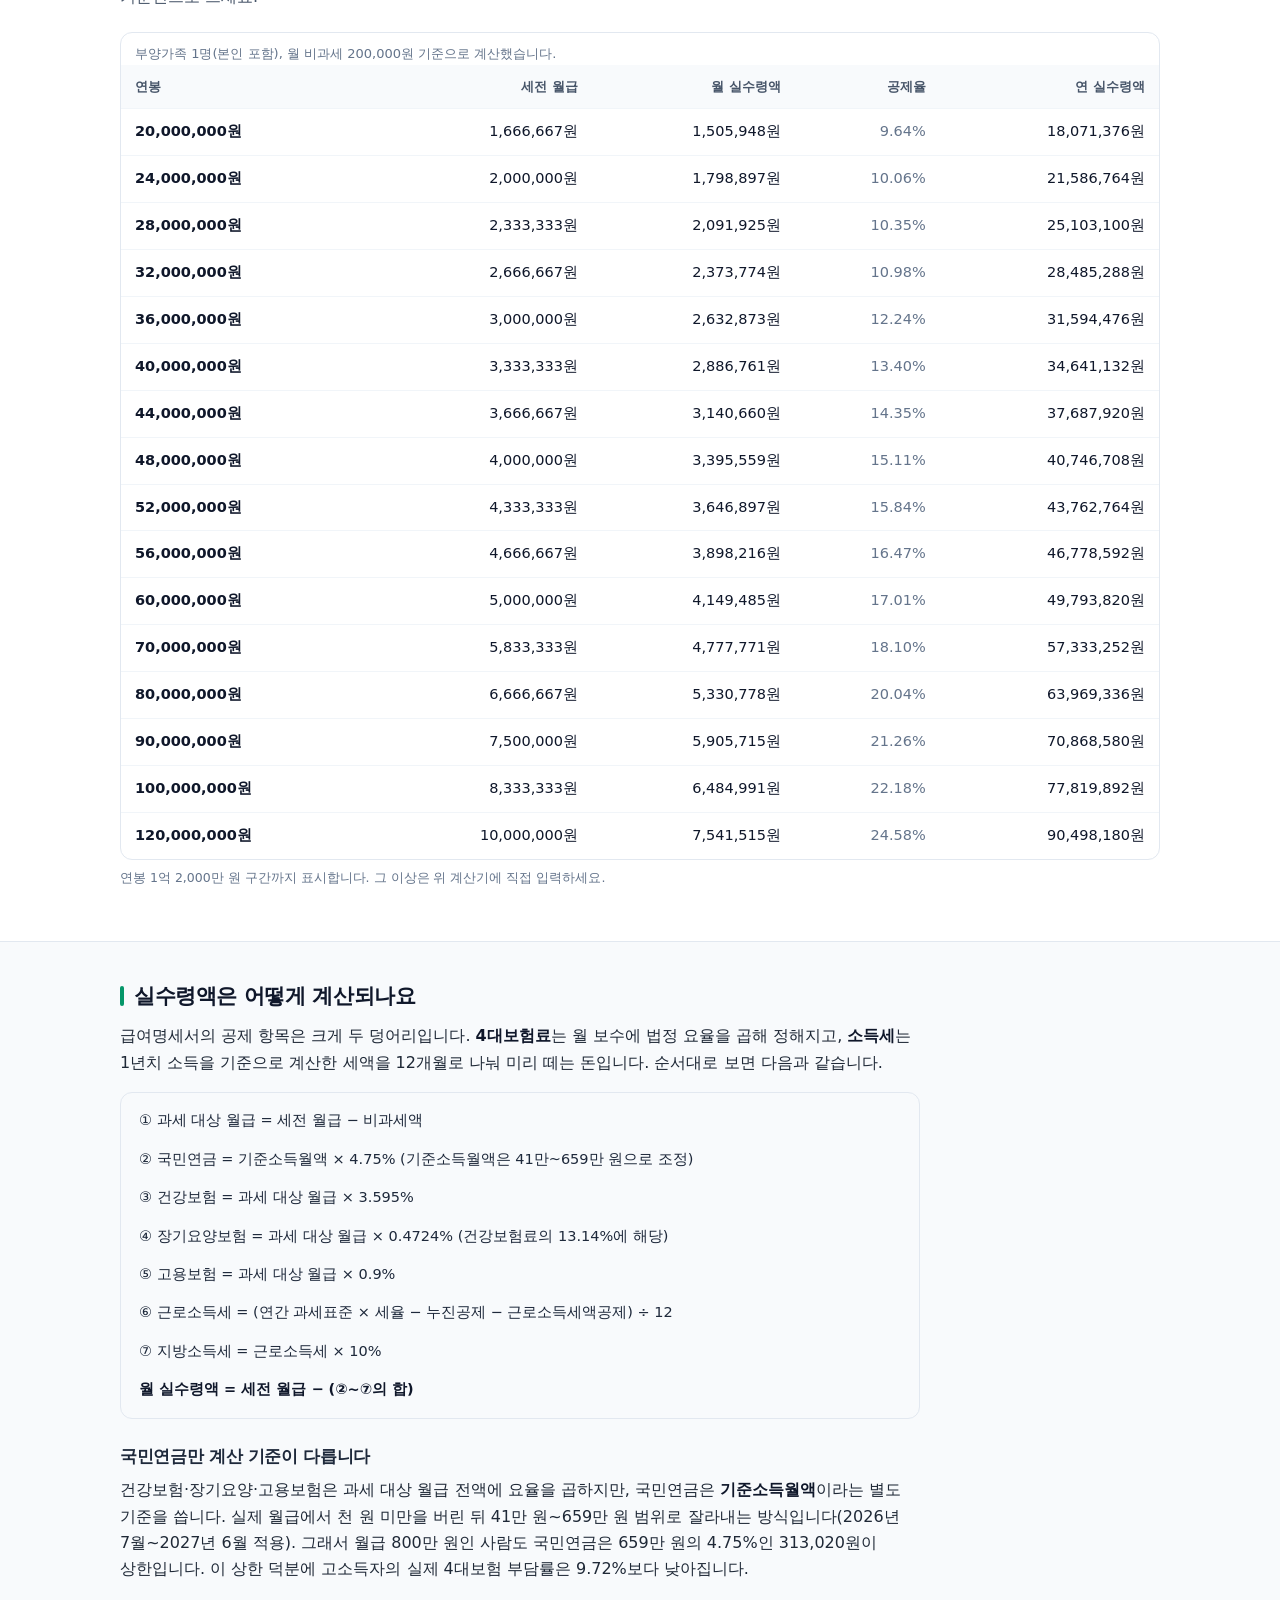
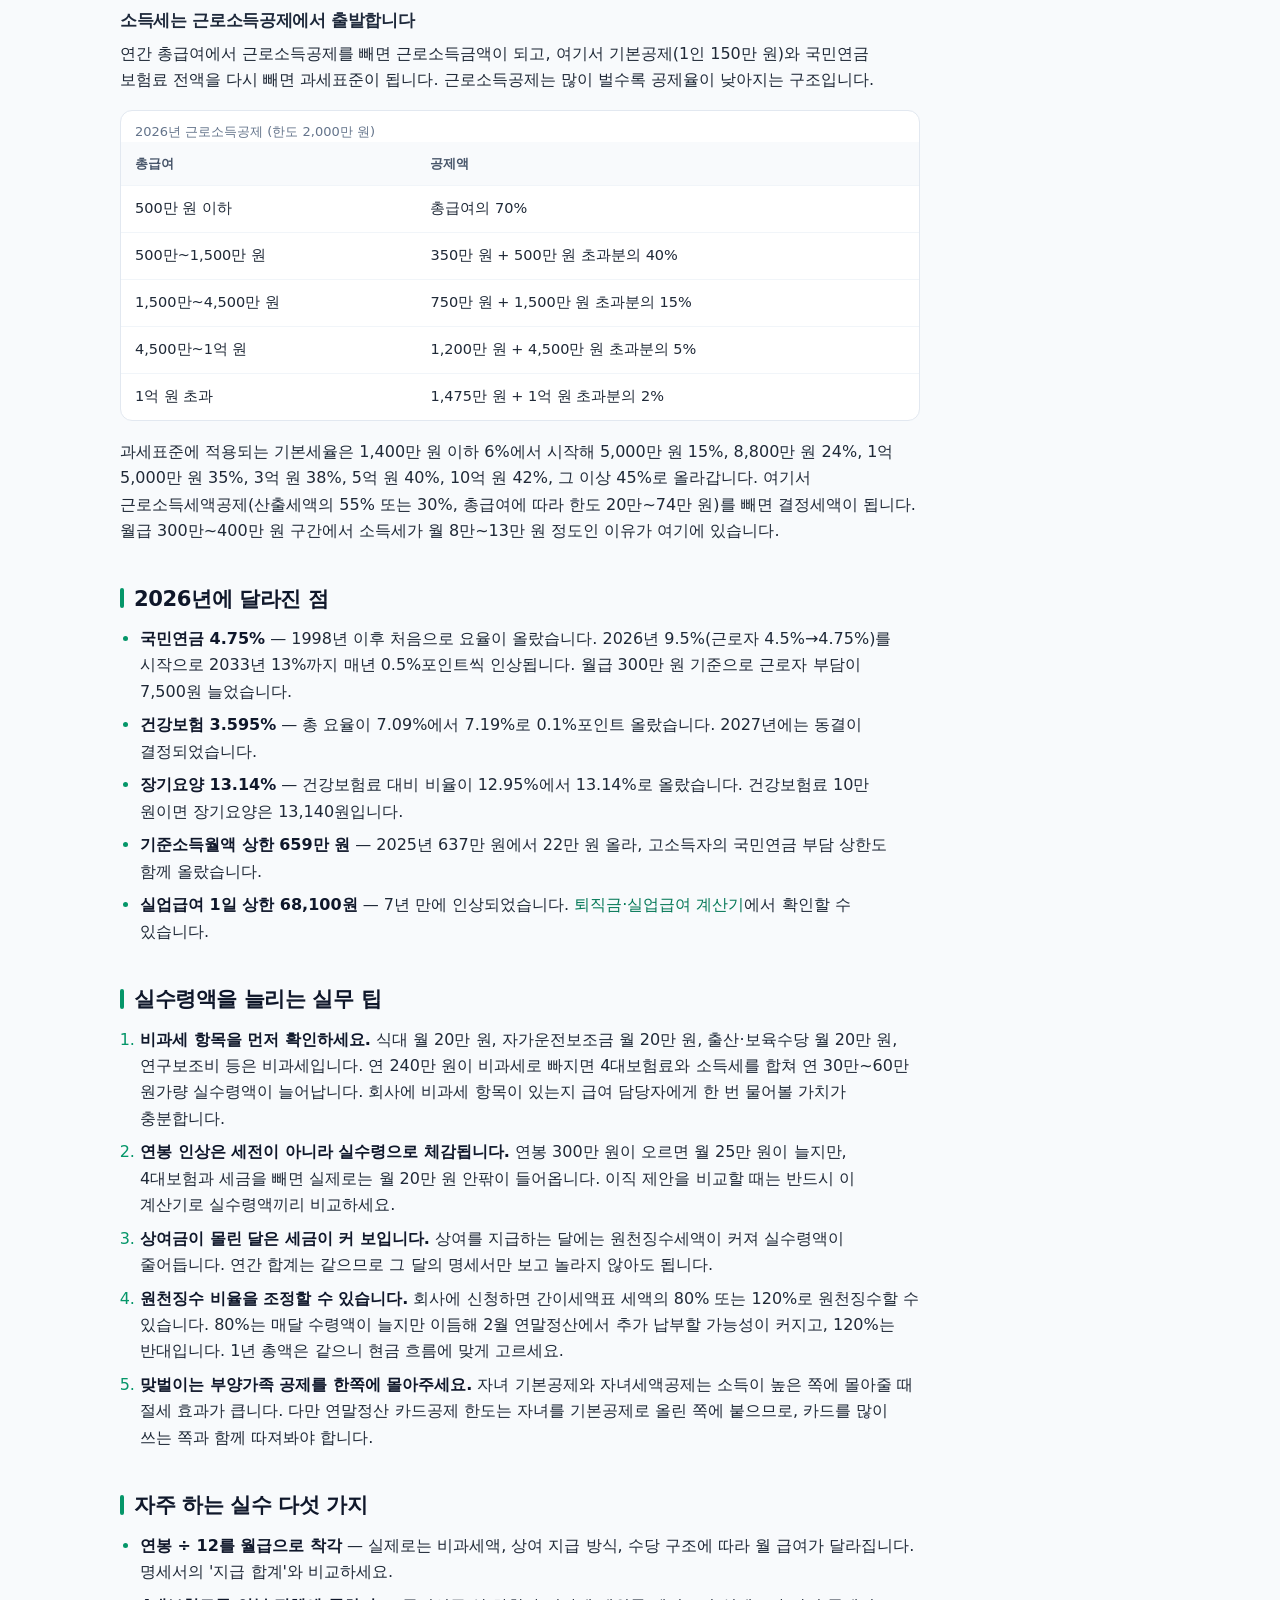
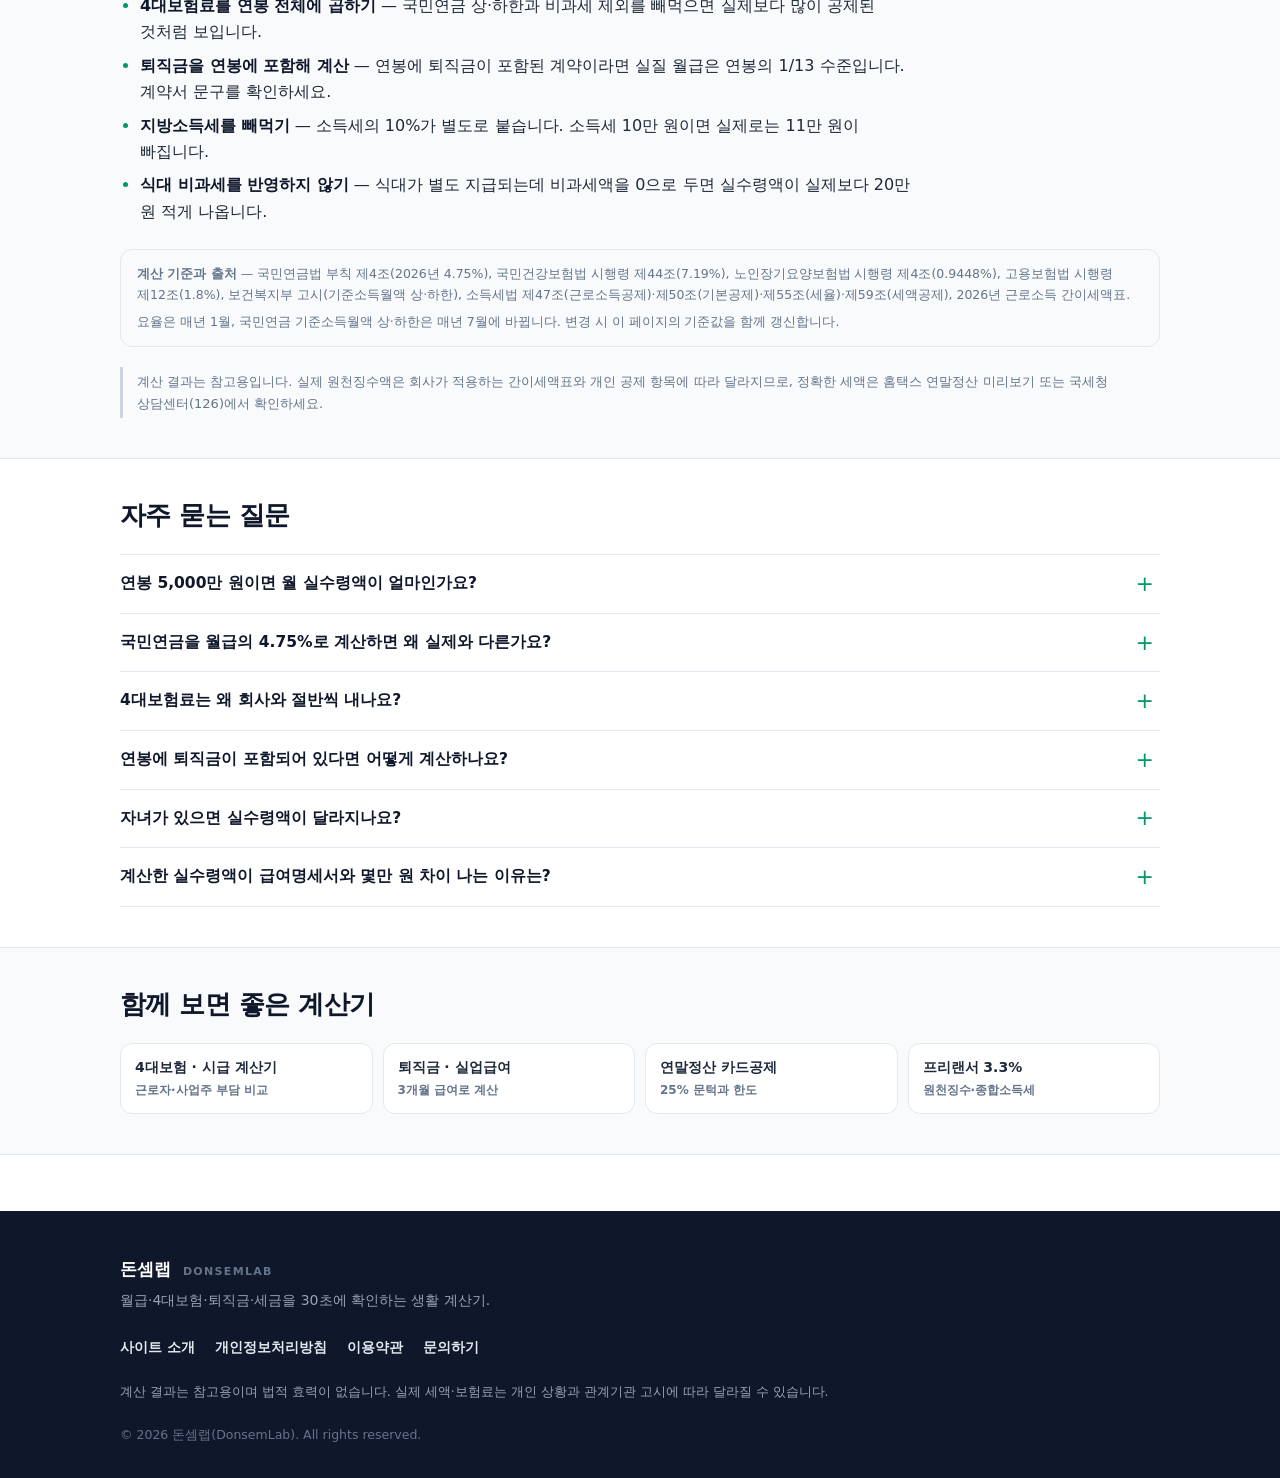
<file: salary.html>
<!DOCTYPE html>
<html lang="ko">
<head>
<meta charset="utf-8">
<!-- Google AdSense (사이트 소유권 확인 + 광고 스니펫) -->
<script async src="https://pagead2.googlesyndication.com/pagead/js/adsbygoogle.js?client=ca-pub-5350727440533777" crossorigin="anonymous"></script>
<meta name="viewport" content="width=device-width, initial-scale=1">
<title>2026 연봉 실수령액 계산기 — 4대보험·소득세 공제 후 월급 | 돈셈랩</title>
<meta name="description" content="연봉·월급을 입력하면 2026년 4대보험(국민연금 4.75%, 건강보험 3.595%, 장기요양 13.14%, 고용보험 0.9%)과 근로소득세·지방소득세를 뺀 월 실수령액과 항목별 공제 내역을 계산합니다. 연봉 구간표와 절세 팁, 자주 하는 실수까지 정리했습니다.">
<link rel="canonical" href="https://minjikangg8-design.github.io/salary.html">
<meta name="theme-color" content="#0f172a">
<meta property="og:type" content="article">
<meta property="og:title" content="2026 연봉 실수령액 계산기 — 4대보험·소득세 공제 후 월급 | 돈셈랩">
<meta property="og:description" content="연봉을 넣으면 4대보험과 소득세를 뺀 월 실수령액이 바로 나옵니다. 항목별 공제 내역과 연봉 구간표 제공.">
<meta property="og:url" content="https://minjikangg8-design.github.io/salary.html">
<meta property="og:site_name" content="돈셈랩">
<link rel="icon" href="data:image/svg+xml,%3Csvg xmlns='http://www.w3.org/2000/svg' viewBox='0 0 32 32'%3E%3Crect width='32' height='32' rx='8' fill='%230f172a'/%3E%3Ctext x='16' y='23' font-size='17' font-family='sans-serif' font-weight='bold' fill='%23ffffff' text-anchor='middle'%3E%E2%82%A9%3C/text%3E%3C/svg%3E">
<link rel="stylesheet" href="assets/css/style.css">
<script type="application/ld+json">
{
  "@context": "https://schema.org",
  "@type": "BreadcrumbList",
  "itemListElement": [
    { "@type": "ListItem", "position": 1, "name": "돈셈랩", "item": "https://minjikangg8-design.github.io/" },
    { "@type": "ListItem", "position": 2, "name": "연봉 실수령액 계산기", "item": "https://minjikangg8-design.github.io/salary.html" }
  ]
}
</script>
</head>
<body>
<a class="skip-link" href="#main">본문으로 바로가기</a>

<header class="site-header">
  <div class="container header-inner">
    <a class="brand" href="index.html" aria-label="돈셈랩 홈">
      <span class="brand-mark" aria-hidden="true">₩</span>
      <span class="brand-name">돈셈랩<span class="brand-sub">DonsemLab</span></span>
    </a>
    <button class="nav-toggle" type="button" aria-expanded="false" aria-controls="site-nav" aria-label="메뉴 열기">
      <span class="nav-toggle-bar"></span><span class="nav-toggle-bar"></span><span class="nav-toggle-bar"></span>
    </button>
    <nav class="site-nav" id="site-nav" aria-label="주요 메뉴">
      <ul>
        <li><a href="salary.html" aria-current="page">연봉 실수령액</a></li>
        <li><a href="insurance.html">4대보험·시급</a></li>
        <li><a href="severance.html">퇴직금·실업급여</a></li>
        <li><a href="freelancer.html">프리랜서 3.3%</a></li>
        <li><a href="yearend.html">연말정산 카드</a></li>
      </ul>
    </nav>
  </div>
</header>

<main id="main">
  <section class="page-head">
    <div class="container">
      <ul class="breadcrumb">
        <li><a href="index.html">홈</a></li>
        <li>연봉 실수령액 계산기</li>
      </ul>
      <h1>2026 연봉 실수령액 계산기</h1>
      <p>연봉 또는 월급을 넣으면 국민연금·건강보험·장기요양·고용보험과 근로소득세·지방소득세를 뺀 <strong>월 실수령액</strong>이 계산됩니다. 비과세액과 부양가족 수를 반영하며, 모든 계산은 브라우저 안에서만 이루어집니다.</p>
    </div>
  </section>

  <section class="section-tight">
    <div class="container">
      <div class="calc-card">
        <div class="calc-card-head">
          <h2>실수령액 계산</h2>
          <span class="tag">2026년 요율</span>
        </div>
        <div class="calc-card-body">
          <div class="calc-grid">
            <form class="calc-form" onsubmit="return false;">
              <div class="field">
                <span class="label">급여 형태</span>
                <div class="segmented" role="radiogroup" aria-label="급여 형태">
                  <input type="radio" id="mode-annual" name="pay-mode" value="annual" checked>
                  <label for="mode-annual">연봉</label>
                  <input type="radio" id="mode-monthly" name="pay-mode" value="monthly">
                  <label for="mode-monthly">월급</label>
                </div>
              </div>

              <div class="field">
                <label for="pay-amount">세전 금액</label>
                <div class="input-unit">
                  <input class="input" id="pay-amount" type="text" inputmode="numeric" data-format="comma" value="40,000,000" placeholder="40,000,000" autocomplete="off">
                  <span class="unit">원</span>
                </div>
                <span class="hint">연봉은 상여·수당을 포함한 총액입니다.</span>
              </div>

              <div class="field-row">
                <div class="field">
                  <label for="nontaxable">월 비과세액</label>
                  <div class="input-unit">
                    <input class="input" id="nontaxable" type="text" inputmode="numeric" data-format="comma" value="200,000">
                    <span class="unit">원</span>
                  </div>
                  <span class="hint">식대 등. 없으면 0</span>
                </div>
                <div class="field">
                  <label for="dependents">부양가족 수</label>
                  <select class="input" id="dependents">
                    <option value="1" selected>1명 (본인만)</option>
                    <option value="2">2명</option>
                    <option value="3">3명</option>
                    <option value="4">4명</option>
                    <option value="5">5명</option>
                    <option value="6">6명</option>
                  </select>
                  <span class="hint">본인 포함</span>
                </div>
              </div>

              <div class="callout callout-info mt-16">
                <p><strong>입력 요령</strong> — 계약 연봉이 4,000만 원이고 식대 20만 원이 별도로 나온다면, 연봉은 4,000만 원, 비과세액은 200,000원으로 두면 됩니다. 식대가 연봉에 포함되어 있다면 비과세액을 200,000원으로 두는 것이 실제 명세서와 가장 비슷합니다.</p>
              </div>
            </form>

            <div class="result" aria-live="polite">
              <div class="result-hero">
                <div class="label">월 실수령액</div>
                <div class="value" id="res-net">-</div>
                <div class="sub" id="res-net-sub">금액을 입력하면 바로 계산됩니다.</div>
              </div>
              <div class="mini-grid">
                <div class="mini"><div class="k">세전 월급</div><div class="v" id="res-gross">-</div></div>
                <div class="mini"><div class="k">월 공제 합계</div><div class="v" id="res-deduction">-</div></div>
                <div class="mini"><div class="k">공제율</div><div class="v" id="res-rate">-</div></div>
                <div class="mini mini-emerald"><div class="k">연 실수령액</div><div class="v" id="res-annual-net">-</div></div>
              </div>
              <div class="table-wrap">
                <table class="data">
                  <caption class="sr-only">2026년 공제 내역</caption>
                  <thead>
                    <tr><th scope="col">공제 항목</th><th scope="col" class="num">월 금액</th><th scope="col" class="num">비중</th></tr>
                  </thead>
                  <tbody id="salary-breakdown"></tbody>
                </table>
              </div>
              <div class="table-wrap mt-16">
                <table class="data">
                  <caption>소득세 계산 근거</caption>
                  <tbody>
                    <tr><th scope="row">국민연금 기준소득월액</th><td class="num" id="res-pension-base">-</td></tr>
                    <tr><th scope="row">연간 과세표준</th><td class="num" id="res-tax-base">-</td></tr>
                    <tr><th scope="row">연간 산출세액</th><td class="num" id="res-calc-tax">-</td></tr>
                  </tbody>
                </table>
              </div>
              <p class="result-note">소득세는 연간 기준으로 계산한 세액을 12로 나눈 근사치입니다. 회사가 적용하는 간이세액표·자녀 세액공제·원천징수 비율에 따라 실제 금액과 차이가 날 수 있습니다.</p>
            </div>
          </div>
        </div>
      </div>
    </div>
  </section>

  <section class="section">
    <div class="container">
      <div class="section-head">
        <h2>연봉별 월 실수령액 표</h2>
        <p>위에서 고른 부양가족 수와 비과세액이 그대로 적용됩니다. 연봉 협상이나 이직 제안을 비교할 때 기준선으로 쓰세요.</p>
      </div>
      <div class="table-wrap">
        <table class="data">
          <caption id="salary-table-note">부양가족 1명(본인 포함), 월 비과세 200,000원 기준.</caption>
          <thead>
            <tr>
              <th scope="col">연봉</th>
              <th scope="col" class="num">세전 월급</th>
              <th scope="col" class="num">월 실수령액</th>
              <th scope="col" class="num">공제율</th>
              <th scope="col" class="num">연 실수령액</th>
            </tr>
          </thead>
          <tbody id="salary-table-body"></tbody>
        </table>
      </div>
      <p class="text-xs muted mt-8">연봉 1억 2,000만 원 구간까지 표시합니다. 그 이상은 위 계산기에 직접 입력하세요.</p>
    </div>
  </section>

  <section class="section section-alt">
    <div class="container">
      <div class="prose">
        <h2>실수령액은 어떻게 계산되나요</h2>
        <p>급여명세서의 공제 항목은 크게 두 덩어리입니다. <strong>4대보험료</strong>는 월 보수에 법정 요율을 곱해 정해지고, <strong>소득세</strong>는 1년치 소득을 기준으로 계산한 세액을 12개월로 나눠 미리 떼는 돈입니다. 순서대로 보면 다음과 같습니다.</p>
        <div class="formula">
          <p>① 과세 대상 월급 = 세전 월급 − 비과세액</p>
          <p>② 국민연금 = 기준소득월액 × 4.75% (기준소득월액은 41만~659만 원으로 조정)</p>
          <p>③ 건강보험 = 과세 대상 월급 × 3.595%</p>
          <p>④ 장기요양보험 = 과세 대상 월급 × 0.4724% (건강보험료의 13.14%에 해당)</p>
          <p>⑤ 고용보험 = 과세 대상 월급 × 0.9%</p>
          <p>⑥ 근로소득세 = (연간 과세표준 × 세율 − 누진공제 − 근로소득세액공제) ÷ 12</p>
          <p>⑦ 지방소득세 = 근로소득세 × 10%</p>
          <p><strong>월 실수령액 = 세전 월급 − (②~⑦의 합)</strong></p>
        </div>

        <h3>국민연금만 계산 기준이 다릅니다</h3>
        <p>건강보험·장기요양·고용보험은 과세 대상 월급 전액에 요율을 곱하지만, 국민연금은 <strong>기준소득월액</strong>이라는 별도 기준을 씁니다. 실제 월급에서 천 원 미만을 버린 뒤 41만 원~659만 원 범위로 잘라내는 방식입니다(2026년 7월~2027년 6월 적용). 그래서 월급 800만 원인 사람도 국민연금은 659만 원의 4.75%인 313,020원이 상한입니다. 이 상한 덕분에 고소득자의 실제 4대보험 부담률은 9.72%보다 낮아집니다.</p>

        <h3>소득세는 근로소득공제에서 출발합니다</h3>
        <p>연간 총급여에서 근로소득공제를 빼면 근로소득금액이 되고, 여기서 기본공제(1인 150만 원)와 국민연금 보험료 전액을 다시 빼면 과세표준이 됩니다. 근로소득공제는 많이 벌수록 공제율이 낮아지는 구조입니다.</p>
        <div class="table-wrap">
          <table class="data">
            <caption>2026년 근로소득공제 (한도 2,000만 원)</caption>
            <thead><tr><th scope="col">총급여</th><th scope="col">공제액</th></tr></thead>
            <tbody>
              <tr><td>500만 원 이하</td><td>총급여의 70%</td></tr>
              <tr><td>500만~1,500만 원</td><td>350만 원 + 500만 원 초과분의 40%</td></tr>
              <tr><td>1,500만~4,500만 원</td><td>750만 원 + 1,500만 원 초과분의 15%</td></tr>
              <tr><td>4,500만~1억 원</td><td>1,200만 원 + 4,500만 원 초과분의 5%</td></tr>
              <tr><td>1억 원 초과</td><td>1,475만 원 + 1억 원 초과분의 2%</td></tr>
            </tbody>
          </table>
        </div>
        <p>과세표준에 적용되는 기본세율은 1,400만 원 이하 6%에서 시작해 5,000만 원 15%, 8,800만 원 24%, 1억 5,000만 원 35%, 3억 원 38%, 5억 원 40%, 10억 원 42%, 그 이상 45%로 올라갑니다. 여기서 근로소득세액공제(산출세액의 55% 또는 30%, 총급여에 따라 한도 20만~74만 원)를 빼면 결정세액이 됩니다. 월급 300만~400만 원 구간에서 소득세가 월 8만~13만 원 정도인 이유가 여기에 있습니다.</p>

        <h2>2026년에 달라진 점</h2>
        <ul>
          <li><strong>국민연금 4.75%</strong> — 1998년 이후 처음으로 요율이 올랐습니다. 2026년 9.5%(근로자 4.5%→4.75%)를 시작으로 2033년 13%까지 매년 0.5%포인트씩 인상됩니다. 월급 300만 원 기준으로 근로자 부담이 7,500원 늘었습니다.</li>
          <li><strong>건강보험 3.595%</strong> — 총 요율이 7.09%에서 7.19%로 0.1%포인트 올랐습니다. 2027년에는 동결이 결정되었습니다.</li>
          <li><strong>장기요양 13.14%</strong> — 건강보험료 대비 비율이 12.95%에서 13.14%로 올랐습니다. 건강보험료 10만 원이면 장기요양은 13,140원입니다.</li>
          <li><strong>기준소득월액 상한 659만 원</strong> — 2025년 637만 원에서 22만 원 올라, 고소득자의 국민연금 부담 상한도 함께 올랐습니다.</li>
          <li><strong>실업급여 1일 상한 68,100원</strong> — 7년 만에 인상되었습니다. <a href="severance.html">퇴직금·실업급여 계산기</a>에서 확인할 수 있습니다.</li>
        </ul>

        <h2>실수령액을 늘리는 실무 팁</h2>
        <ol>
          <li><strong>비과세 항목을 먼저 확인하세요.</strong> 식대 월 20만 원, 자가운전보조금 월 20만 원, 출산·보육수당 월 20만 원, 연구보조비 등은 비과세입니다. 연 240만 원이 비과세로 빠지면 4대보험료와 소득세를 합쳐 연 30만~60만 원가량 실수령액이 늘어납니다. 회사에 비과세 항목이 있는지 급여 담당자에게 한 번 물어볼 가치가 충분합니다.</li>
          <li><strong>연봉 인상은 세전이 아니라 실수령으로 체감됩니다.</strong> 연봉 300만 원이 오르면 월 25만 원이 늘지만, 4대보험과 세금을 빼면 실제로는 월 20만 원 안팎이 들어옵니다. 이직 제안을 비교할 때는 반드시 이 계산기로 실수령액끼리 비교하세요.</li>
          <li><strong>상여금이 몰린 달은 세금이 커 보입니다.</strong> 상여를 지급하는 달에는 원천징수세액이 커져 실수령액이 줄어듭니다. 연간 합계는 같으므로 그 달의 명세서만 보고 놀라지 않아도 됩니다.</li>
          <li><strong>원천징수 비율을 조정할 수 있습니다.</strong> 회사에 신청하면 간이세액표 세액의 80% 또는 120%로 원천징수할 수 있습니다. 80%는 매달 수령액이 늘지만 이듬해 2월 연말정산에서 추가 납부할 가능성이 커지고, 120%는 반대입니다. 1년 총액은 같으니 현금 흐름에 맞게 고르세요.</li>
          <li><strong>맞벌이는 부양가족 공제를 한쪽에 몰아주세요.</strong> 자녀 기본공제와 자녀세액공제는 소득이 높은 쪽에 몰아줄 때 절세 효과가 큽니다. 다만 연말정산 카드공제 한도는 자녀를 기본공제로 올린 쪽에 붙으므로, 카드를 많이 쓰는 쪽과 함께 따져봐야 합니다.</li>
        </ol>

        <h2>자주 하는 실수 다섯 가지</h2>
        <ul>
          <li><strong>연봉 ÷ 12를 월급으로 착각</strong> — 실제로는 비과세액, 상여 지급 방식, 수당 구조에 따라 월 급여가 달라집니다. 명세서의 '지급 합계'와 비교하세요.</li>
          <li><strong>4대보험료를 연봉 전체에 곱하기</strong> — 국민연금 상·하한과 비과세 제외를 빼먹으면 실제보다 많이 공제된 것처럼 보입니다.</li>
          <li><strong>퇴직금을 연봉에 포함해 계산</strong> — 연봉에 퇴직금이 포함된 계약이라면 실질 월급은 연봉의 1/13 수준입니다. 계약서 문구를 확인하세요.</li>
          <li><strong>지방소득세를 빼먹기</strong> — 소득세의 10%가 별도로 붙습니다. 소득세 10만 원이면 실제로는 11만 원이 빠집니다.</li>
          <li><strong>식대 비과세를 반영하지 않기</strong> — 식대가 별도 지급되는데 비과세액을 0으로 두면 실수령액이 실제보다 20만 원 적게 나옵니다.</li>
        </ul>
      </div>

      <div class="source-note">
        <p><strong>계산 기준과 출처</strong> — 국민연금법 부칙 제4조(2026년 4.75%), 국민건강보험법 시행령 제44조(7.19%), 노인장기요양보험법 시행령 제4조(0.9448%), 고용보험법 시행령 제12조(1.8%), 보건복지부 고시(기준소득월액 상·하한), 소득세법 제47조(근로소득공제)·제50조(기본공제)·제55조(세율)·제59조(세액공제), 2026년 근로소득 간이세액표.</p>
        <p>요율은 매년 1월, 국민연금 기준소득월액 상·하한은 매년 7월에 바뀝니다. 변경 시 이 페이지의 기준값을 함께 갱신합니다.</p>
      </div>
      <p class="disclaimer">계산 결과는 참고용입니다. 실제 원천징수액은 회사가 적용하는 간이세액표와 개인 공제 항목에 따라 달라지므로, 정확한 세액은 홈택스 연말정산 미리보기 또는 국세청 상담센터(126)에서 확인하세요.</p>
    </div>
  </section>

  <section class="section">
    <div class="container">
      <div class="section-head"><h2>자주 묻는 질문</h2></div>
      <div class="faq">
        <details>
          <summary>연봉 5,000만 원이면 월 실수령액이 얼마인가요?</summary>
          <div class="answer">
            <p>부양가족 1명, 월 비과세 20만 원 기준으로 세전 월급 4,166,667원에서 4대보험 385,419원과 소득세·지방소득세 259,990원을 뺀 <strong>3,521,258원</strong>입니다. 부양가족이 2명으로 늘면 소득세가 월 18,750원 줄어 실수령액이 그만큼 늘어납니다.</p>
          </div>
        </details>
        <details>
          <summary>국민연금을 월급의 4.75%로 계산하면 왜 실제와 다른가요?</summary>
          <div class="answer">
            <p>국민연금은 월급 전액이 아니라 기준소득월액에 요율을 곱합니다. 여기에는 상한 659만 원, 하한 41만 원이 적용되고 천 원 미만은 버립니다. 월급이 400만 원대라면 거의 차이가 없지만, 월급이 659만 원을 넘으면 연금 부담이 고정되어 단순히 4.75%를 곱한 값보다 적습니다. 이 계산기는 상·하한을 반영합니다.</p>
          </div>
        </details>
        <details>
          <summary>4대보험료는 왜 회사와 절반씩 내나요?</summary>
          <div class="answer">
            <p>국민연금법·국민건강보험법·고용보험법이 근로자와 사업주가 각각 50%를 부담하도록 정하고 있기 때문입니다. 산재보험과 고용안정·직업능력개발 보험료는 사업주가 전액 부담합니다. 그래서 사업주가 실제로 쓰는 인건비는 급여보다 10~11% 더 많습니다. <a href="insurance.html">4대보험 상세 계산기</a>에서 근로자·사업주 부담을 나란히 볼 수 있습니다.</p>
          </div>
        </details>
        <details>
          <summary>연봉에 퇴직금이 포함되어 있다면 어떻게 계산하나요?</summary>
          <div class="answer">
            <p>연봉 3,900만 원에 퇴직금이 포함된 계약이라면, 1년치 월급 3,600만 원과 퇴직금 300만 원이 합쳐진 구조입니다. 이때는 계산기에 연봉 3,600만 원을 넣어야 매달 받는 실수령액과 비슷해집니다. 계약서에 "퇴직금 포함" 문구가 있는지 확인하고, 있다면 <a href="severance.html">퇴직금 계산기</a>로 별도 확인하세요.</p>
          </div>
        </details>
        <details>
          <summary>자녀가 있으면 실수령액이 달라지나요?</summary>
          <div class="answer">
            <p>달라집니다. 기본공제 대상 자녀 1명당 과세표준이 150만 원 줄고, 8~20세 자녀가 있으면 자녀세액공제(1명 20,830원, 2명 45,830원, 3명부터 1명당 33,330원)가 월 원천징수액에서 차감됩니다. 이 계산기는 부양가족 수만 반영하므로, 자녀가 있다면 실제 명세서의 소득세가 계산 결과보다 조금 적을 수 있습니다.</p>
          </div>
        </details>
        <details>
          <summary>계산한 실수령액이 급여명세서와 몇만 원 차이 나는 이유는?</summary>
          <div class="answer">
            <p>소득세 계산 방식 차이 때문입니다. 회사는 국세청 근로소득 간이세액표의 칸을 그대로 적용하고, 이 계산기는 연간 세액을 12로 나눈 근사치를 씁니다. 여기에 자녀세액공제, 원천징수 비율(80·100·120%), 해당 월의 상여·연차수당 지급 여부가 더해져 차이가 납니다. 4대보험료는 요율만 맞으면 거의 일치하므로, 차이가 크다면 4대보험 부과 기준(보수월액)이 실제와 다른지 확인해 보세요.</p>
          </div>
        </details>
      </div>
    </div>
  </section>

  <section class="section section-alt">
    <div class="container">
      <div class="section-head"><h2>함께 보면 좋은 계산기</h2></div>
      <div class="related">
        <a href="insurance.html">4대보험 · 시급 계산기<span>근로자·사업주 부담 비교</span></a>
        <a href="severance.html">퇴직금 · 실업급여<span>3개월 급여로 계산</span></a>
        <a href="yearend.html">연말정산 카드공제<span>25% 문턱과 한도</span></a>
        <a href="freelancer.html">프리랜서 3.3%<span>원천징수·종합소득세</span></a>
      </div>
    </div>
  </section>
</main>

<footer class="site-footer">
  <div class="container footer-inner">
    <div class="footer-brand">
      <p class="footer-title">돈셈랩 <span>DonsemLab</span></p>
      <p class="footer-desc">월급·4대보험·퇴직금·세금을 30초에 확인하는 생활 계산기.</p>
    </div>
    <nav class="footer-nav" aria-label="사이트 정보">
      <ul>
        <li><a href="about.html">사이트 소개</a></li>
        <li><a href="privacy.html">개인정보처리방침</a></li>
        <li><a href="terms.html">이용약관</a></li>
        <li><a href="contact.html">문의하기</a></li>
      </ul>
    </nav>
    <p class="footer-note">계산 결과는 참고용이며 법적 효력이 없습니다. 실제 세액·보험료는 개인 상황과 관계기관 고시에 따라 달라질 수 있습니다.</p>
    <p class="footer-copy">© 2026 돈셈랩(DonsemLab). All rights reserved.</p>
  </div>
</footer>

<script src="assets/js/site.js"></script>
<script src="assets/js/calc.js"></script>
</body>
</html>
</file>
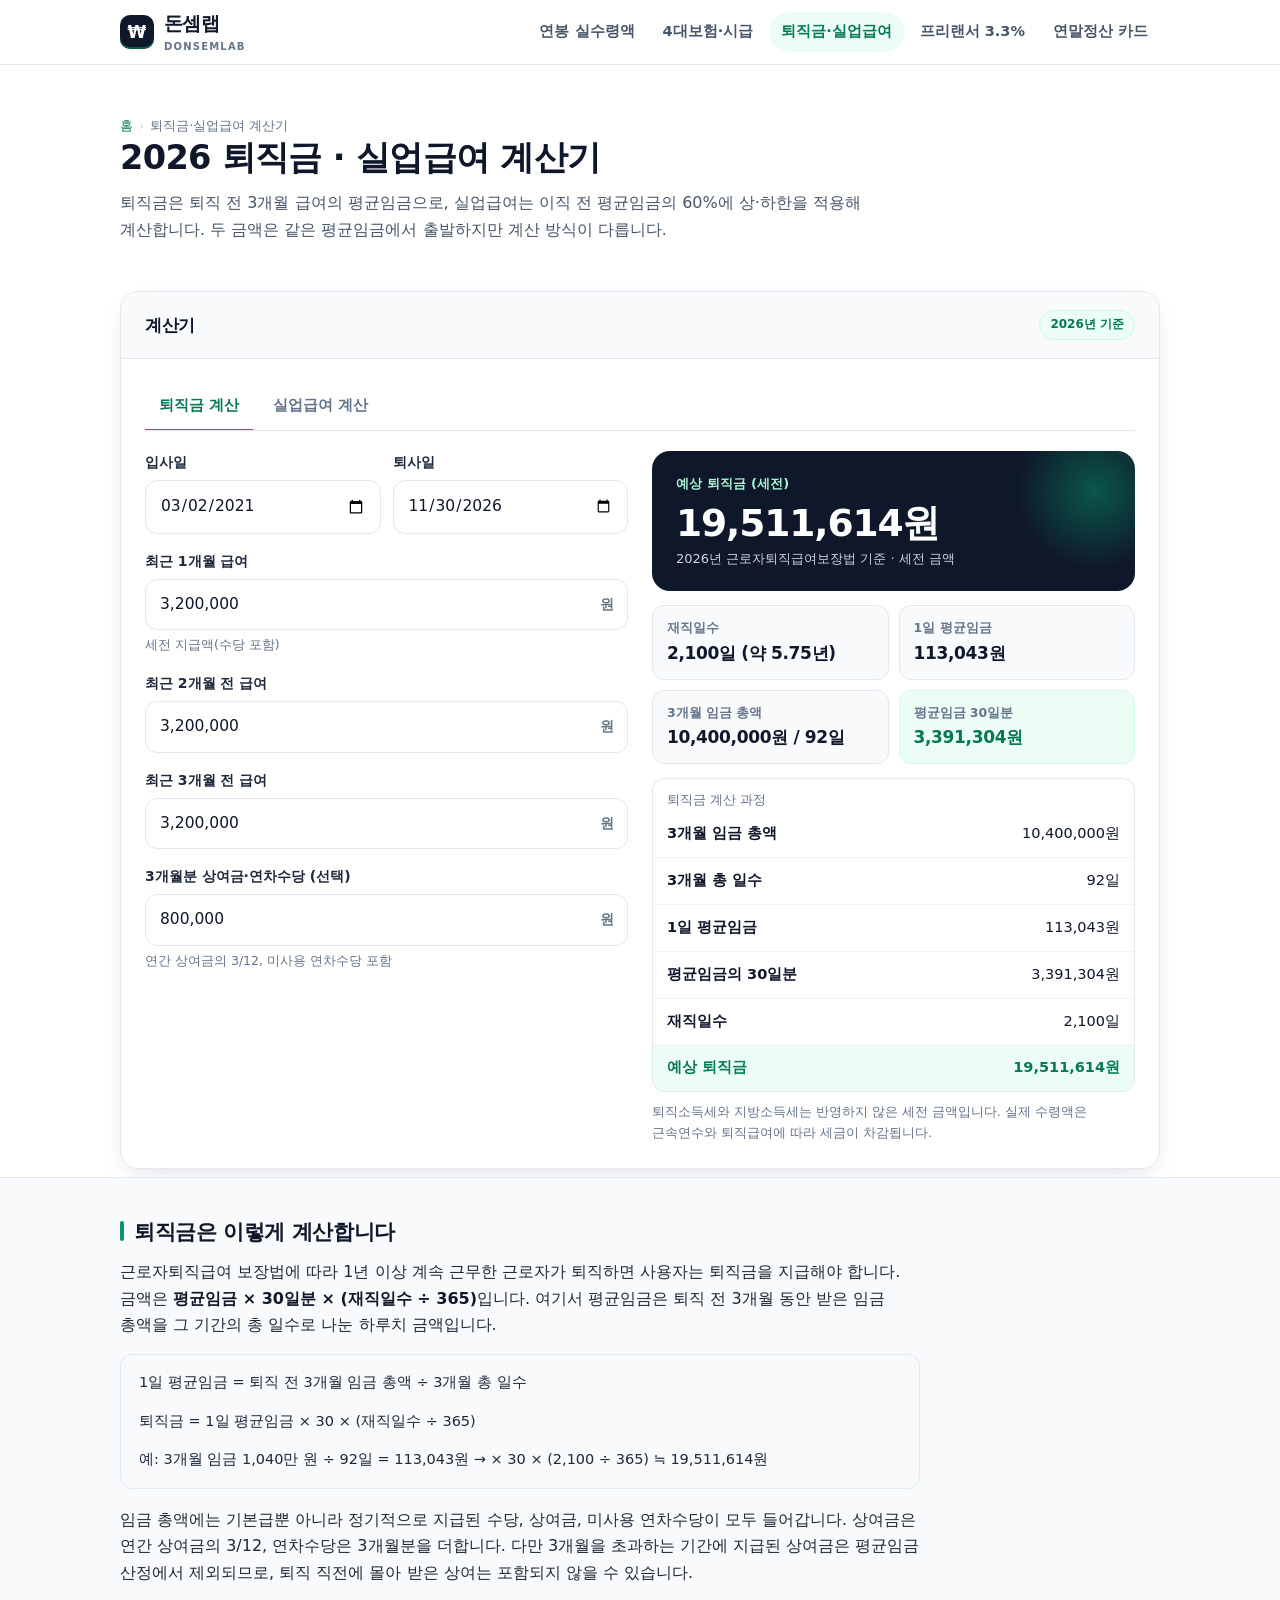
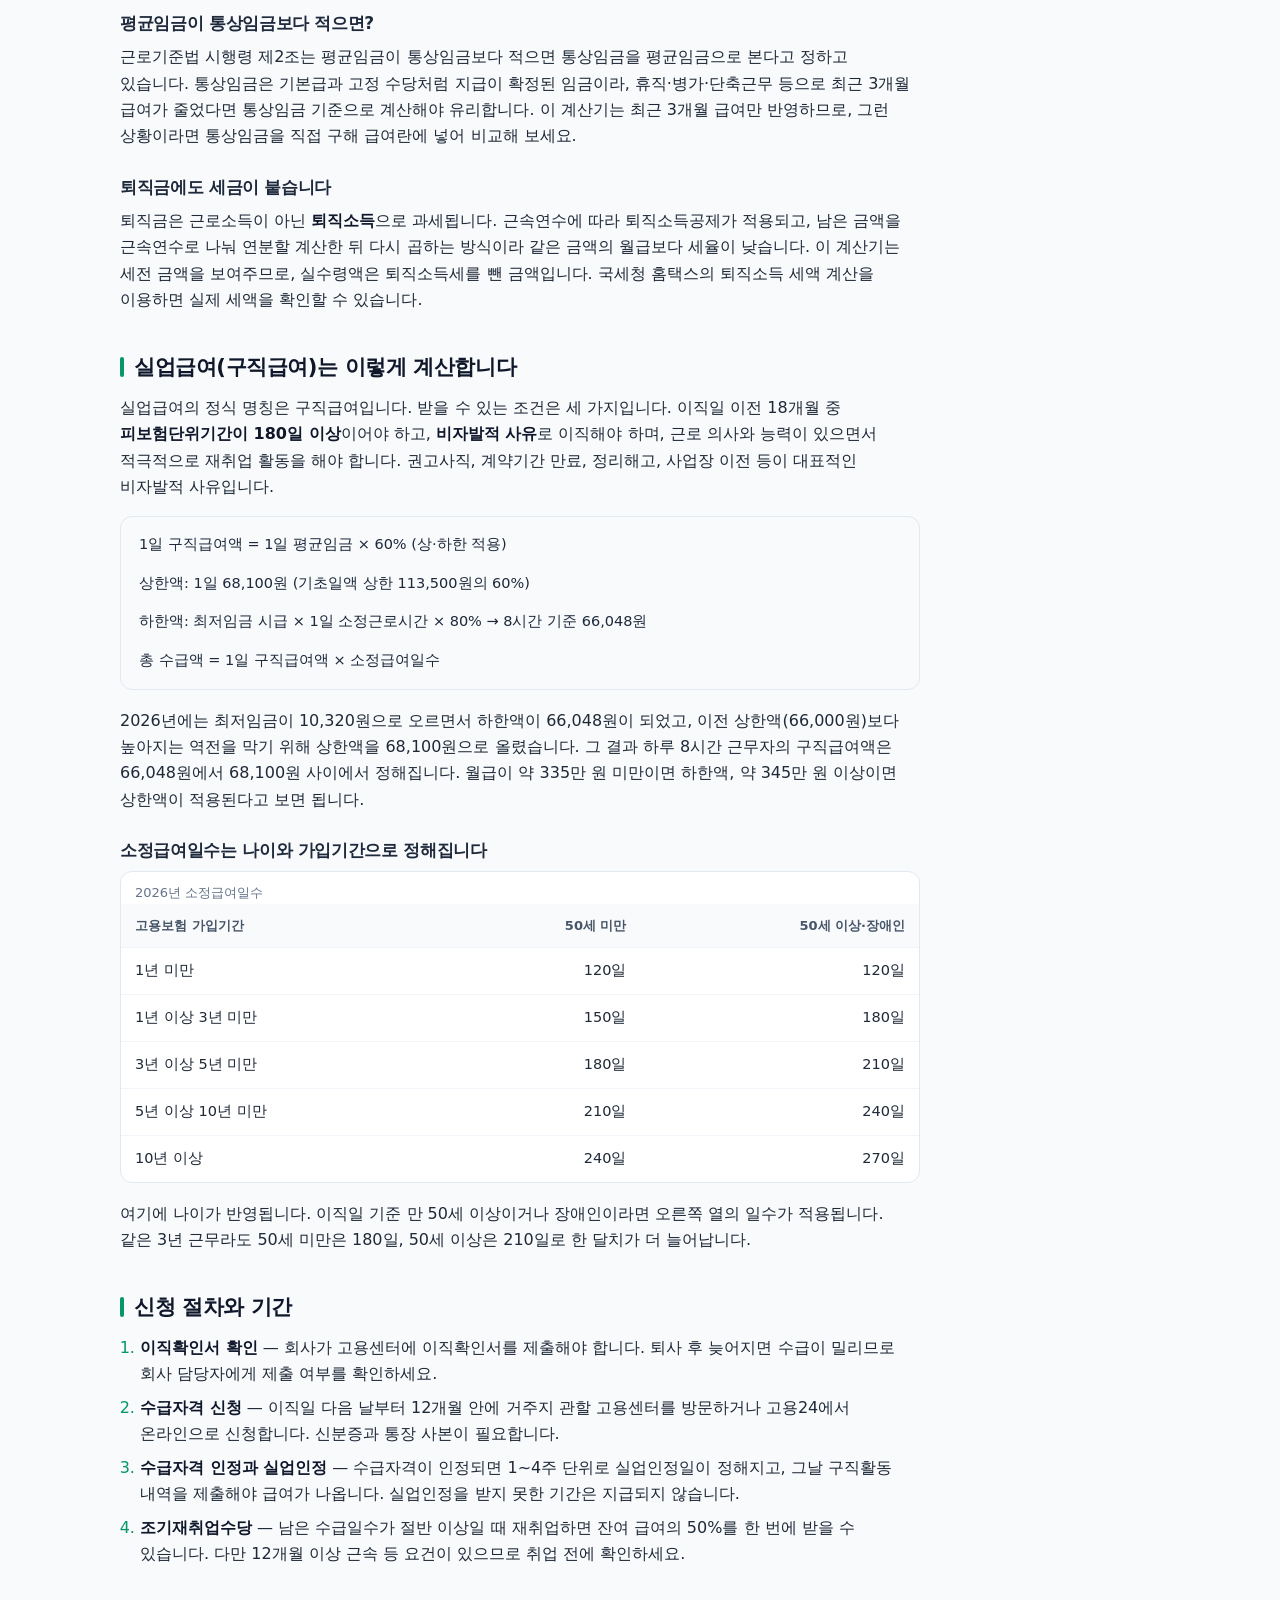
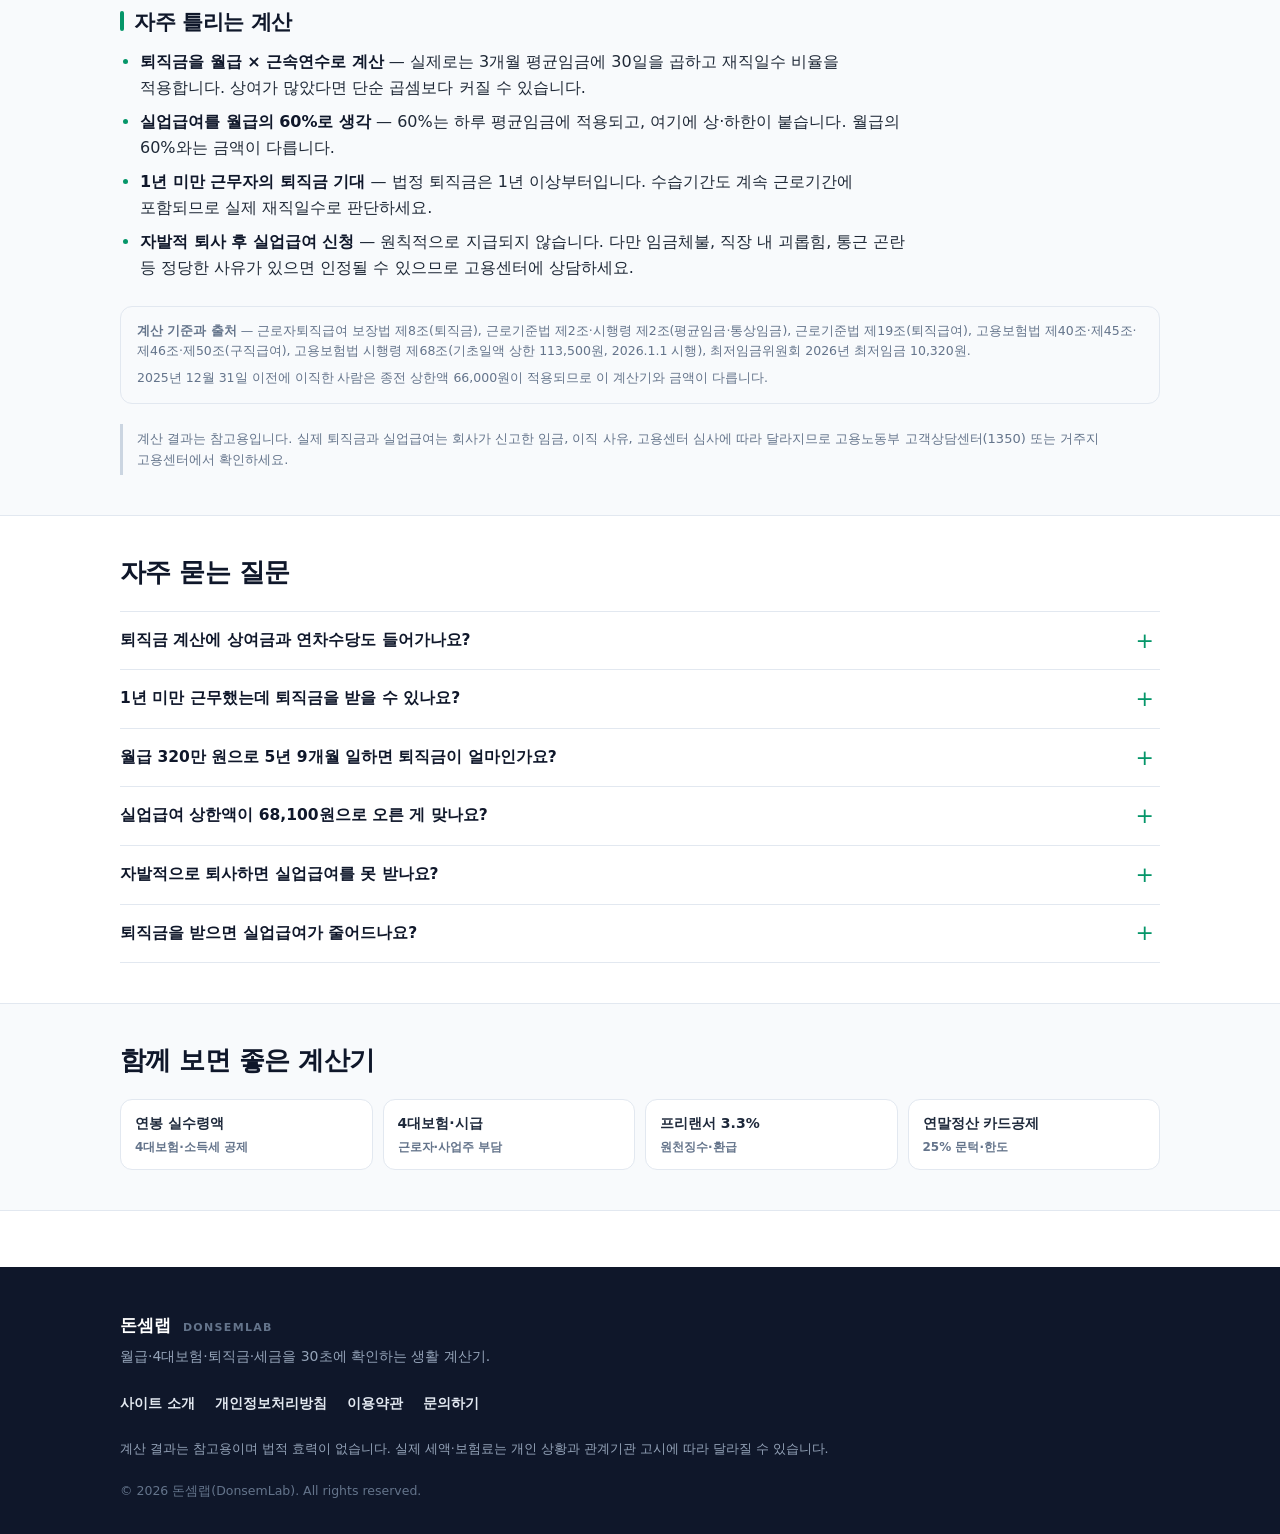
<file: severance.html>
<!DOCTYPE html>
<html lang="ko">
<head>
<meta charset="utf-8">
<!-- Google AdSense (사이트 소유권 확인 + 광고 스니펫) -->
<script async src="https://pagead2.googlesyndication.com/pagead/js/adsbygoogle.js?client=ca-pub-5350727440533777" crossorigin="anonymous"></script>
<meta name="viewport" content="width=device-width, initial-scale=1">
<title>2026 퇴직금 계산기 · 실업급여 계산기 — 3개월 급여로 바로 계산 | 돈셈랩</title>
<meta name="description" content="입사일·퇴사일과 최근 3개월 급여로 2026년 기준 예상 퇴직금(세전)을 계산합니다. 나이와 고용보험 가입기간을 넣으면 실업급여 1일 구직급여액(상한 68,100원·하한 66,048원)과 소정급여일수, 예상 총 수급액까지 계산합니다.">
<link rel="canonical" href="https://minjikangg8-design.github.io/severance.html">
<meta name="theme-color" content="#0f172a">
<meta property="og:type" content="article">
<meta property="og:title" content="2026 퇴직금 계산기 · 실업급여 계산기 | 돈셈랩">
<meta property="og:description" content="3개월 급여로 퇴직금을, 나이와 가입기간으로 실업급여 총액을 계산합니다.">
<meta property="og:url" content="https://minjikangg8-design.github.io/severance.html">
<meta property="og:site_name" content="돈셈랩">
<link rel="icon" href="data:image/svg+xml,%3Csvg xmlns='http://www.w3.org/2000/svg' viewBox='0 0 32 32'%3E%3Crect width='32' height='32' rx='8' fill='%230f172a'/%3E%3Ctext x='16' y='23' font-size='17' font-family='sans-serif' font-weight='bold' fill='%23ffffff' text-anchor='middle'%3E%E2%82%A9%3C/text%3E%3C/svg%3E">
<link rel="stylesheet" href="assets/css/style.css">
<script type="application/ld+json">
{
  "@context": "https://schema.org",
  "@type": "BreadcrumbList",
  "itemListElement": [
    { "@type": "ListItem", "position": 1, "name": "돈셈랩", "item": "https://minjikangg8-design.github.io/" },
    { "@type": "ListItem", "position": 2, "name": "퇴직금·실업급여 계산기", "item": "https://minjikangg8-design.github.io/severance.html" }
  ]
}
</script>
</head>
<body>
<a class="skip-link" href="#main">본문으로 바로가기</a>

<header class="site-header">
  <div class="container header-inner">
    <a class="brand" href="index.html" aria-label="돈셈랩 홈">
      <span class="brand-mark" aria-hidden="true">₩</span>
      <span class="brand-name">돈셈랩<span class="brand-sub">DonsemLab</span></span>
    </a>
    <button class="nav-toggle" type="button" aria-expanded="false" aria-controls="site-nav" aria-label="메뉴 열기">
      <span class="nav-toggle-bar"></span><span class="nav-toggle-bar"></span><span class="nav-toggle-bar"></span>
    </button>
    <nav class="site-nav" id="site-nav" aria-label="주요 메뉴">
      <ul>
        <li><a href="salary.html">연봉 실수령액</a></li>
        <li><a href="insurance.html">4대보험·시급</a></li>
        <li><a href="severance.html" aria-current="page">퇴직금·실업급여</a></li>
        <li><a href="freelancer.html">프리랜서 3.3%</a></li>
        <li><a href="yearend.html">연말정산 카드</a></li>
      </ul>
    </nav>
  </div>
</header>

<main id="main">
  <section class="page-head">
    <div class="container">
      <ul class="breadcrumb">
        <li><a href="index.html">홈</a></li>
        <li>퇴직금·실업급여 계산기</li>
      </ul>
      <h1>2026 퇴직금 · 실업급여 계산기</h1>
      <p>퇴직금은 퇴직 전 3개월 급여의 평균임금으로, 실업급여는 이직 전 평균임금의 60%에 상·하한을 적용해 계산합니다. 두 금액은 같은 평균임금에서 출발하지만 계산 방식이 다릅니다.</p>
    </div>
  </section>

  <section class="section-tight">
    <div class="container">
      <div class="calc-card">
        <div class="calc-card-head">
          <h2>계산기</h2>
          <span class="tag">2026년 기준</span>
        </div>
        <div class="calc-card-body">
          <div data-tabs>
            <div class="tabs" role="tablist" aria-label="계산 종류">
              <button class="tab-btn" role="tab" id="tab-sev" aria-controls="panel-sev" aria-selected="true" type="button">퇴직금 계산</button>
              <button class="tab-btn" role="tab" id="tab-unemp" aria-controls="panel-unemp" aria-selected="false" tabindex="-1" type="button">실업급여 계산</button>
            </div>

            <!-- 퇴직금 -->
            <div class="tab-panel" id="panel-sev" role="tabpanel" aria-labelledby="tab-sev">
              <div class="calc-grid">
                <form onsubmit="return false;">
                  <div class="field-row">
                    <div class="field">
                      <label for="join-date">입사일</label>
                      <input class="input" id="join-date" type="date" value="2021-03-02">
                    </div>
                    <div class="field">
                      <label for="leave-date">퇴사일</label>
                      <input class="input" id="leave-date" type="date" value="2026-11-30">
                    </div>
                  </div>

                  <div class="field">
                    <label for="salary-1">최근 1개월 급여</label>
                    <div class="input-unit">
                      <input class="input" id="salary-1" type="text" inputmode="numeric" data-format="comma" value="3,200,000">
                      <span class="unit">원</span>
                    </div>
                    <span class="hint">세전 지급액(수당 포함)</span>
                  </div>
                  <div class="field">
                    <label for="salary-2">최근 2개월 전 급여</label>
                    <div class="input-unit">
                      <input class="input" id="salary-2" type="text" inputmode="numeric" data-format="comma" value="3,200,000">
                      <span class="unit">원</span>
                    </div>
                  </div>
                  <div class="field">
                    <label for="salary-3">최근 3개월 전 급여</label>
                    <div class="input-unit">
                      <input class="input" id="salary-3" type="text" inputmode="numeric" data-format="comma" value="3,200,000">
                      <span class="unit">원</span>
                    </div>
                  </div>
                  <div class="field">
                    <label for="salary-bonus">3개월분 상여금·연차수당 (선택)</label>
                    <div class="input-unit">
                      <input class="input" id="salary-bonus" type="text" inputmode="numeric" data-format="comma" value="800,000">
                      <span class="unit">원</span>
                    </div>
                    <span class="hint">연간 상여금의 3/12, 미사용 연차수당 포함</span>
                  </div>

                  <div class="callout callout-warn mt-16" id="sev-warning" hidden>
                    <p>재직기간이 365일 미만이면 법정 퇴직금이 발생하지 않습니다. 1년 미만 근로자의 퇴직금은 근로계약이나 취업규칙에서 정한 경우에만 지급됩니다.</p>
                  </div>
                </form>

                <div class="result" aria-live="polite">
                  <div class="result-hero">
                    <div class="label">예상 퇴직금 (세전)</div>
                    <div class="value" id="sev-result">-</div>
                    <div class="sub" id="sev-sub">입사일과 퇴사일을 확인해 주세요.</div>
                  </div>
                  <div class="mini-grid">
                    <div class="mini"><div class="k">재직일수</div><div class="v" id="sev-days">-</div></div>
                    <div class="mini"><div class="k">1일 평균임금</div><div class="v" id="sev-daily">-</div></div>
                    <div class="mini"><div class="k">3개월 임금 총액</div><div class="v" id="sev-total-pay">-</div></div>
                    <div class="mini mini-emerald"><div class="k">평균임금 30일분</div><div class="v" id="sev-30day">-</div></div>
                  </div>
                  <div class="table-wrap">
                    <table class="data">
                      <caption>퇴직금 계산 과정</caption>
                      <tbody id="sev-breakdown"></tbody>
                    </table>
                  </div>
                  <p class="result-note">퇴직소득세와 지방소득세는 반영하지 않은 세전 금액입니다. 실제 수령액은 근속연수와 퇴직급여에 따라 세금이 차감됩니다.</p>
                </div>
              </div>
            </div>

            <!-- 실업급여 -->
            <div class="tab-panel" id="panel-unemp" role="tabpanel" aria-labelledby="tab-unemp" hidden>
              <div class="calc-grid">
                <form onsubmit="return false;">
                  <div class="field">
                    <label for="unemp-avg">이직 전 월 평균임금</label>
                    <div class="input-unit">
                      <input class="input" id="unemp-avg" type="text" inputmode="numeric" data-format="comma" value="3,200,000">
                      <span class="unit">원</span>
                    </div>
                    <span class="hint">퇴직 전 3개월 급여의 월평균(세전)</span>
                  </div>
                  <div class="field-row">
                    <div class="field">
                      <label for="unemp-age">만 나이</label>
                      <div class="input-unit">
                        <input class="input" id="unemp-age" type="number" min="15" max="70" step="1" value="38">
                        <span class="unit">세</span>
                      </div>
                      <span class="hint">50세 이상이면 급여일수 증가</span>
                    </div>
                    <div class="field">
                      <label for="unemp-hours">1일 소정근로시간</label>
                      <select class="input" id="unemp-hours">
                        <option value="8" selected>8시간</option>
                        <option value="7">7시간</option>
                        <option value="6">6시간</option>
                        <option value="5">5시간</option>
                        <option value="4">4시간</option>
                      </select>
                      <span class="hint">하한액 계산 기준</span>
                    </div>
                  </div>
                  <div class="field">
                    <label for="unemp-period">고용보험 가입기간</label>
                    <select class="input" id="unemp-period">
                      <option value="under1">1년 미만</option>
                      <option value="y1to3">1년 이상 ~ 3년 미만</option>
                      <option value="y3to5" selected>3년 이상 ~ 5년 미만</option>
                      <option value="y5to10">5년 이상 ~ 10년 미만</option>
                      <option value="over10">10년 이상</option>
                    </select>
                    <span class="hint">이직일 기준 피보험기간</span>
                  </div>
                  <div class="callout callout-info mt-16">
                    <p>실업급여는 <strong>비자발적 이직</strong>(권고사직·계약만료·정리해고 등)이고 피보험단위기간이 180일 이상일 때 받을 수 있습니다. 자발적 퇴사는 원칙적으로 해당되지 않습니다.</p>
                  </div>
                </form>

                <div class="result" aria-live="polite">
                  <div class="result-hero">
                    <div class="label">예상 실업급여 총액</div>
                    <div class="value" id="unemp-total">-</div>
                    <div class="sub" id="unemp-band">계산 중입니다.</div>
                  </div>
                  <div class="mini-grid">
                    <div class="mini"><div class="k">1일 구직급여액</div><div class="v" id="unemp-benefit">-</div></div>
                    <div class="mini"><div class="k">소정급여일수</div><div class="v" id="unemp-days">-</div></div>
                    <div class="mini"><div class="k">월 환산(30일)</div><div class="v" id="unemp-monthly">-</div></div>
                    <div class="mini mini-emerald"><div class="k">월 평균임금</div><div class="v" id="unemp-avg-echo">-</div></div>
                  </div>
                  <div class="table-wrap">
                    <table class="data">
                      <caption>계산 과정</caption>
                      <tbody>
                        <tr><th scope="row">1일 평균임금</th><td class="num" id="unemp-base">-</td></tr>
                        <tr><th scope="row">평균임금의 60%</th><td class="num" id="unemp-raw">-</td></tr>
                        <tr><th scope="row">하한액 (최저임금 × 시간 × 80%)</th><td class="num" id="unemp-floor">-</td></tr>
                        <tr class="sub"><td>상한액</td><td class="num">68,100원</td></tr>
                        <tr class="total"><td>적용 1일 구직급여액</td><td class="num" id="unemp-benefit-2">-</td></tr>
                      </tbody>
                    </table>
                  </div>
                  <p class="result-note">2026년 1월 1일 이후 이직자 기준입니다. 실제 수급액은 이직확인서의 임금 내역과 고용센터 심사에 따라 달라집니다.</p>
                </div>
              </div>
            </div>
          </div>
        </div>
      </div>
    </div>
  </section>

  <section class="section section-alt">
    <div class="container">
      <div class="prose">
        <h2>퇴직금은 이렇게 계산합니다</h2>
        <p>근로자퇴직급여 보장법에 따라 1년 이상 계속 근무한 근로자가 퇴직하면 사용자는 퇴직금을 지급해야 합니다. 금액은 <strong>평균임금 × 30일분 × (재직일수 ÷ 365)</strong>입니다. 여기서 평균임금은 퇴직 전 3개월 동안 받은 임금 총액을 그 기간의 총 일수로 나눈 하루치 금액입니다.</p>
        <div class="formula">
          <p>1일 평균임금 = 퇴직 전 3개월 임금 총액 ÷ 3개월 총 일수</p>
          <p>퇴직금 = 1일 평균임금 × 30 × (재직일수 ÷ 365)</p>
          <p>예: 3개월 임금 1,040만 원 ÷ 92일 = 113,043원 → × 30 × (2,100 ÷ 365) ≒ 19,511,614원</p>
        </div>
        <p>임금 총액에는 기본급뿐 아니라 정기적으로 지급된 수당, 상여금, 미사용 연차수당이 모두 들어갑니다. 상여금은 연간 상여금의 3/12, 연차수당은 3개월분을 더합니다. 다만 3개월을 초과하는 기간에 지급된 상여금은 평균임금 산정에서 제외되므로, 퇴직 직전에 몰아 받은 상여는 포함되지 않을 수 있습니다.</p>

        <h3>평균임금이 통상임금보다 적으면?</h3>
        <p>근로기준법 시행령 제2조는 평균임금이 통상임금보다 적으면 통상임금을 평균임금으로 본다고 정하고 있습니다. 통상임금은 기본급과 고정 수당처럼 지급이 확정된 임금이라, 휴직·병가·단축근무 등으로 최근 3개월 급여가 줄었다면 통상임금 기준으로 계산해야 유리합니다. 이 계산기는 최근 3개월 급여만 반영하므로, 그런 상황이라면 통상임금을 직접 구해 급여란에 넣어 비교해 보세요.</p>

        <h3>퇴직금에도 세금이 붙습니다</h3>
        <p>퇴직금은 근로소득이 아닌 <strong>퇴직소득</strong>으로 과세됩니다. 근속연수에 따라 퇴직소득공제가 적용되고, 남은 금액을 근속연수로 나눠 연분할 계산한 뒤 다시 곱하는 방식이라 같은 금액의 월급보다 세율이 낮습니다. 이 계산기는 세전 금액을 보여주므로, 실수령액은 퇴직소득세를 뺀 금액입니다. 국세청 홈택스의 퇴직소득 세액 계산을 이용하면 실제 세액을 확인할 수 있습니다.</p>

        <h2>실업급여(구직급여)는 이렇게 계산합니다</h2>
        <p>실업급여의 정식 명칭은 구직급여입니다. 받을 수 있는 조건은 세 가지입니다. 이직일 이전 18개월 중 <strong>피보험단위기간이 180일 이상</strong>이어야 하고, <strong>비자발적 사유</strong>로 이직해야 하며, 근로 의사와 능력이 있으면서 적극적으로 재취업 활동을 해야 합니다. 권고사직, 계약기간 만료, 정리해고, 사업장 이전 등이 대표적인 비자발적 사유입니다.</p>
        <div class="formula">
          <p>1일 구직급여액 = 1일 평균임금 × 60% (상·하한 적용)</p>
          <p>상한액: 1일 68,100원 (기초일액 상한 113,500원의 60%)</p>
          <p>하한액: 최저임금 시급 × 1일 소정근로시간 × 80% → 8시간 기준 66,048원</p>
          <p>총 수급액 = 1일 구직급여액 × 소정급여일수</p>
        </div>
        <p>2026년에는 최저임금이 10,320원으로 오르면서 하한액이 66,048원이 되었고, 이전 상한액(66,000원)보다 높아지는 역전을 막기 위해 상한액을 68,100원으로 올렸습니다. 그 결과 하루 8시간 근무자의 구직급여액은 66,048원에서 68,100원 사이에서 정해집니다. 월급이 약 335만 원 미만이면 하한액, 약 345만 원 이상이면 상한액이 적용된다고 보면 됩니다.</p>

        <h3>소정급여일수는 나이와 가입기간으로 정해집니다</h3>
        <div class="table-wrap">
          <table class="data">
            <caption>2026년 소정급여일수</caption>
            <thead>
              <tr><th scope="col">고용보험 가입기간</th><th scope="col" class="num">50세 미만</th><th scope="col" class="num">50세 이상·장애인</th></tr>
            </thead>
            <tbody>
              <tr><td>1년 미만</td><td class="num">120일</td><td class="num">120일</td></tr>
              <tr><td>1년 이상 3년 미만</td><td class="num">150일</td><td class="num">180일</td></tr>
              <tr><td>3년 이상 5년 미만</td><td class="num">180일</td><td class="num">210일</td></tr>
              <tr><td>5년 이상 10년 미만</td><td class="num">210일</td><td class="num">240일</td></tr>
              <tr><td>10년 이상</td><td class="num">240일</td><td class="num">270일</td></tr>
            </tbody>
          </table>
        </div>
        <p>여기에 나이가 반영됩니다. 이직일 기준 만 50세 이상이거나 장애인이라면 오른쪽 열의 일수가 적용됩니다. 같은 3년 근무라도 50세 미만은 180일, 50세 이상은 210일로 한 달치가 더 늘어납니다.</p>

        <h2>신청 절차와 기간</h2>
        <ol>
          <li><strong>이직확인서 확인</strong> — 회사가 고용센터에 이직확인서를 제출해야 합니다. 퇴사 후 늦어지면 수급이 밀리므로 회사 담당자에게 제출 여부를 확인하세요.</li>
          <li><strong>수급자격 신청</strong> — 이직일 다음 날부터 12개월 안에 거주지 관할 고용센터를 방문하거나 고용24에서 온라인으로 신청합니다. 신분증과 통장 사본이 필요합니다.</li>
          <li><strong>수급자격 인정과 실업인정</strong> — 수급자격이 인정되면 1~4주 단위로 실업인정일이 정해지고, 그날 구직활동 내역을 제출해야 급여가 나옵니다. 실업인정을 받지 못한 기간은 지급되지 않습니다.</li>
          <li><strong>조기재취업수당</strong> — 남은 수급일수가 절반 이상일 때 재취업하면 잔여 급여의 50%를 한 번에 받을 수 있습니다. 다만 12개월 이상 근속 등 요건이 있으므로 취업 전에 확인하세요.</li>
        </ol>

        <h2>자주 틀리는 계산</h2>
        <ul>
          <li><strong>퇴직금을 월급 × 근속연수로 계산</strong> — 실제로는 3개월 평균임금에 30일을 곱하고 재직일수 비율을 적용합니다. 상여가 많았다면 단순 곱셈보다 커질 수 있습니다.</li>
          <li><strong>실업급여를 월급의 60%로 생각</strong> — 60%는 하루 평균임금에 적용되고, 여기에 상·하한이 붙습니다. 월급의 60%와는 금액이 다릅니다.</li>
          <li><strong>1년 미만 근무자의 퇴직금 기대</strong> — 법정 퇴직금은 1년 이상부터입니다. 수습기간도 계속 근로기간에 포함되므로 실제 재직일수로 판단하세요.</li>
          <li><strong>자발적 퇴사 후 실업급여 신청</strong> — 원칙적으로 지급되지 않습니다. 다만 임금체불, 직장 내 괴롭힘, 통근 곤란 등 정당한 사유가 있으면 인정될 수 있으므로 고용센터에 상담하세요.</li>
        </ul>
      </div>

      <div class="source-note">
        <p><strong>계산 기준과 출처</strong> — 근로자퇴직급여 보장법 제8조(퇴직금), 근로기준법 제2조·시행령 제2조(평균임금·통상임금), 근로기준법 제19조(퇴직급여), 고용보험법 제40조·제45조·제46조·제50조(구직급여), 고용보험법 시행령 제68조(기초일액 상한 113,500원, 2026.1.1 시행), 최저임금위원회 2026년 최저임금 10,320원.</p>
        <p>2025년 12월 31일 이전에 이직한 사람은 종전 상한액 66,000원이 적용되므로 이 계산기와 금액이 다릅니다.</p>
      </div>
      <p class="disclaimer">계산 결과는 참고용입니다. 실제 퇴직금과 실업급여는 회사가 신고한 임금, 이직 사유, 고용센터 심사에 따라 달라지므로 고용노동부 고객상담센터(1350) 또는 거주지 고용센터에서 확인하세요.</p>
    </div>
  </section>

  <section class="section">
    <div class="container">
      <div class="section-head"><h2>자주 묻는 질문</h2></div>
      <div class="faq">
        <details>
          <summary>퇴직금 계산에 상여금과 연차수당도 들어가나요?</summary>
          <div class="answer">
            <p>들어갑니다. 3개월분 상여금(연간 상여금의 3/12)과 미사용 연차수당은 평균임금 산정 대상 임금입니다. 계산기의 '3개월분 상여금·연차수당'란에 더해 주세요. 다만 지급 사유가 퇴직 이후에 발생한 것이거나 3개월을 초과하는 기간의 상여금은 제외될 수 있습니다.</p>
          </div>
        </details>
        <details>
          <summary>1년 미만 근무했는데 퇴직금을 받을 수 있나요?</summary>
          <div class="answer">
            <p>법정 퇴직금은 계속 근로기간이 1년 이상이어야 발생합니다. 수습기간도 계속 근로기간에 포함되므로, 입사일부터 퇴사일까지 365일이 넘는지로 판단합니다. 1년 미만이라도 근로계약서나 취업규칙에 퇴직금 지급 규정이 있으면 그에 따라 받을 수 있습니다.</p>
          </div>
        </details>
        <details>
          <summary>월급 320만 원으로 5년 9개월 일하면 퇴직금이 얼마인가요?</summary>
          <div class="answer">
            <p>2021년 3월 2일 입사, 2026년 11월 30일 퇴사, 최근 3개월 급여가 월 320만 원이고 3개월분 상여·연차수당이 80만 원이라면 <strong>19,511,614원</strong>(세전)입니다. 재직일수 2,100일, 1일 평균임금 113,043원으로 계산한 값입니다. 퇴직소득세를 빼면 실제 수령액은 이보다 적습니다.</p>
          </div>
        </details>
        <details>
          <summary>실업급여 상한액이 68,100원으로 오른 게 맞나요?</summary>
          <div class="answer">
            <p>2026년 1월 1일 이후 이직자부터 맞습니다. 2026년 최저임금(10,320원)으로 계산한 하한액 66,048원이 종전 상한액 66,000원보다 높아지는 것을 막기 위해 고용보험법 시행령을 개정해 기초일액 상한을 110,000원에서 113,500원으로 올렸고, 그 60%가 68,100원입니다. 2025년 12월 31일 이전에 퇴사했다면 종전 상한액 66,000원이 적용됩니다.</p>
          </div>
        </details>
        <details>
          <summary>자발적으로 퇴사하면 실업급여를 못 받나요?</summary>
          <div class="answer">
            <p>원칙적으로 받을 수 없습니다. 다만 임금체불, 최저임금 위반, 직장 내 괴롭힘, 통근이 왕복 3시간 이상인 경우, 간병·육아로 인한 퇴사 등 정당한 사유가 인정되면 수급자격이 주어질 수 있습니다. 이 경우 사유를 증명할 자료를 준비해 고용센터에 제출해야 합니다.</p>
          </div>
        </details>
        <details>
          <summary>퇴직금을 받으면 실업급여가 줄어드나요?</summary>
          <div class="answer">
            <p>퇴직금 자체는 실업급여 산정에 영향을 주지 않습니다. 다만 퇴직 후 같은 사업장에서 계속 일하거나 새 직장에 취업하면 실업 상태가 아니므로 수급이 중단됩니다. 또한 퇴직금을 지연 지급받은 경우라도 구직급여액 계산 기준이 바뀌지는 않습니다.</p>
          </div>
        </details>
      </div>
    </div>
  </section>

  <section class="section section-alt">
    <div class="container">
      <div class="section-head"><h2>함께 보면 좋은 계산기</h2></div>
      <div class="related">
        <a href="salary.html">연봉 실수령액<span>4대보험·소득세 공제</span></a>
        <a href="insurance.html">4대보험·시급<span>근로자·사업주 부담</span></a>
        <a href="freelancer.html">프리랜서 3.3%<span>원천징수·환급</span></a>
        <a href="yearend.html">연말정산 카드공제<span>25% 문턱·한도</span></a>
      </div>
    </div>
  </section>
</main>

<footer class="site-footer">
  <div class="container footer-inner">
    <div class="footer-brand">
      <p class="footer-title">돈셈랩 <span>DonsemLab</span></p>
      <p class="footer-desc">월급·4대보험·퇴직금·세금을 30초에 확인하는 생활 계산기.</p>
    </div>
    <nav class="footer-nav" aria-label="사이트 정보">
      <ul>
        <li><a href="about.html">사이트 소개</a></li>
        <li><a href="privacy.html">개인정보처리방침</a></li>
        <li><a href="terms.html">이용약관</a></li>
        <li><a href="contact.html">문의하기</a></li>
      </ul>
    </nav>
    <p class="footer-note">계산 결과는 참고용이며 법적 효력이 없습니다. 실제 세액·보험료는 개인 상황과 관계기관 고시에 따라 달라질 수 있습니다.</p>
    <p class="footer-copy">© 2026 돈셈랩(DonsemLab). All rights reserved.</p>
  </div>
</footer>

<script src="assets/js/site.js"></script>
<script src="assets/js/calc.js"></script>
</body>
</html>
</file>
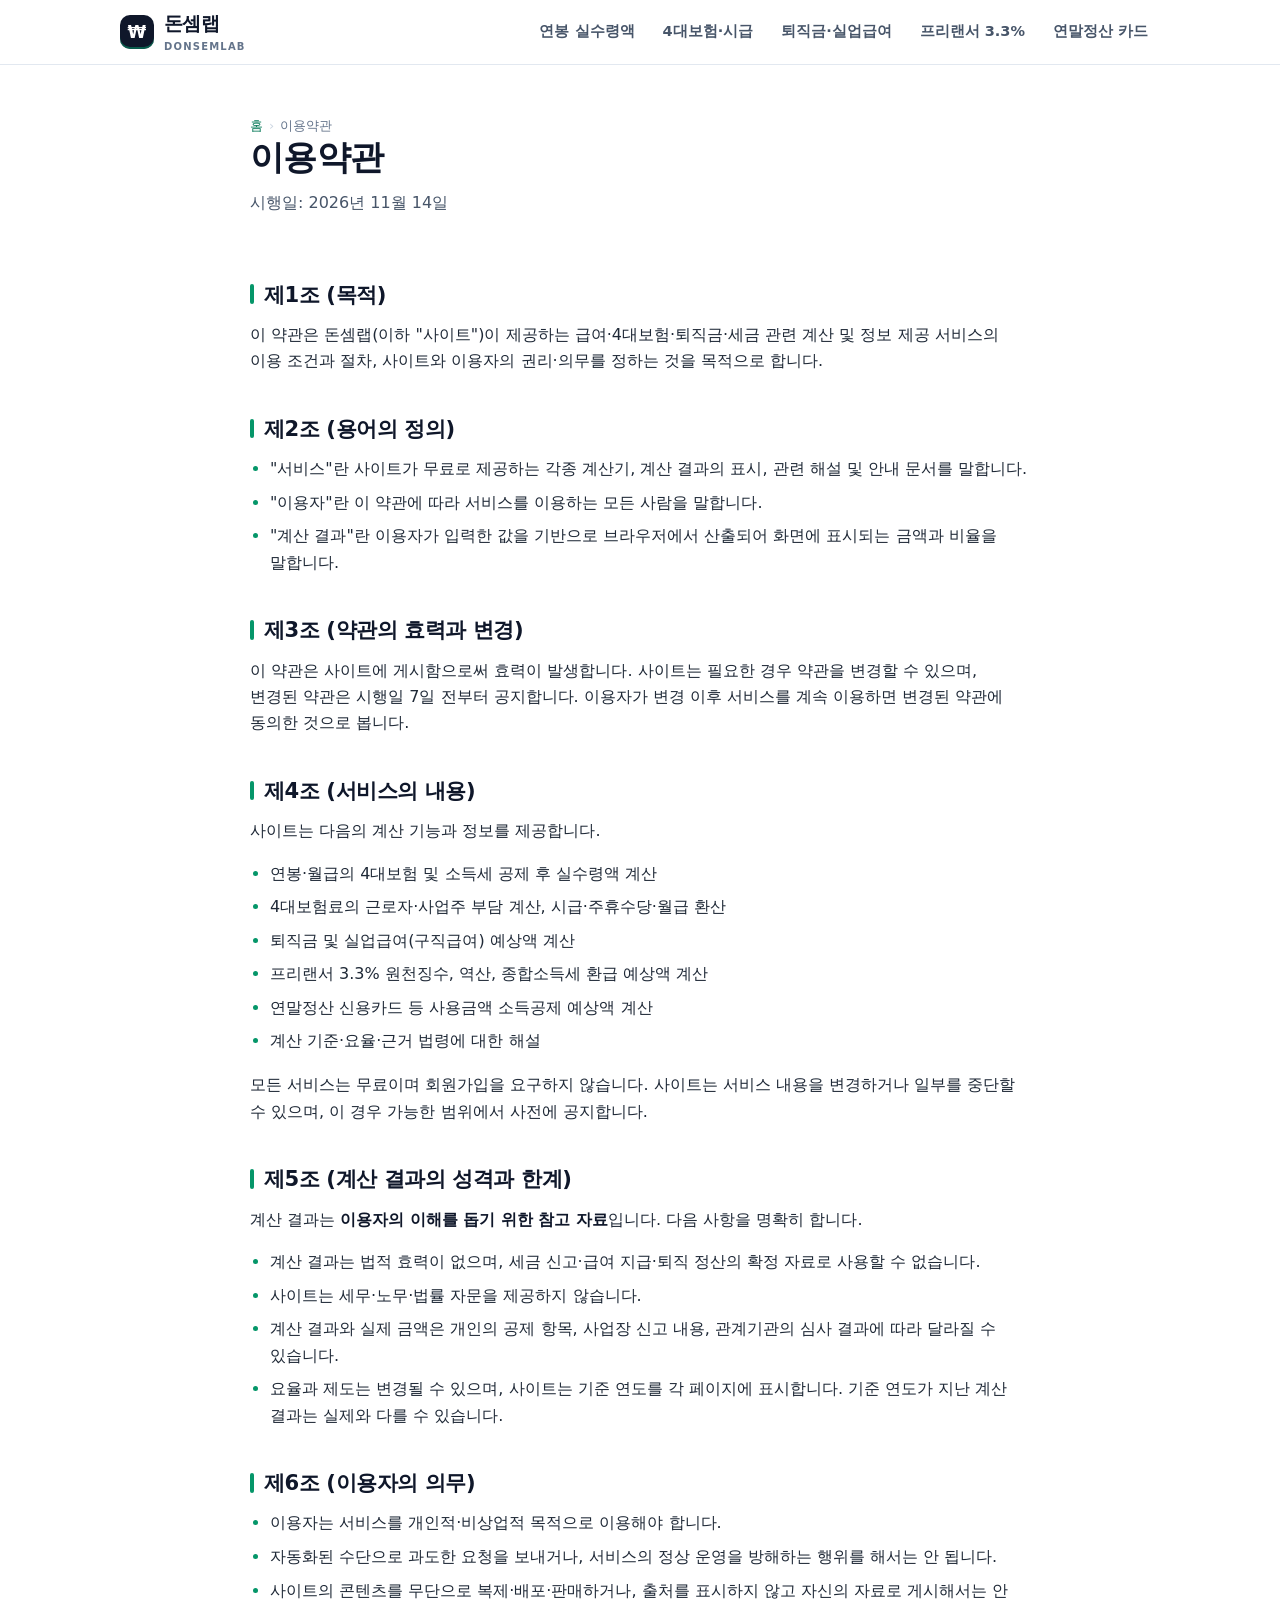
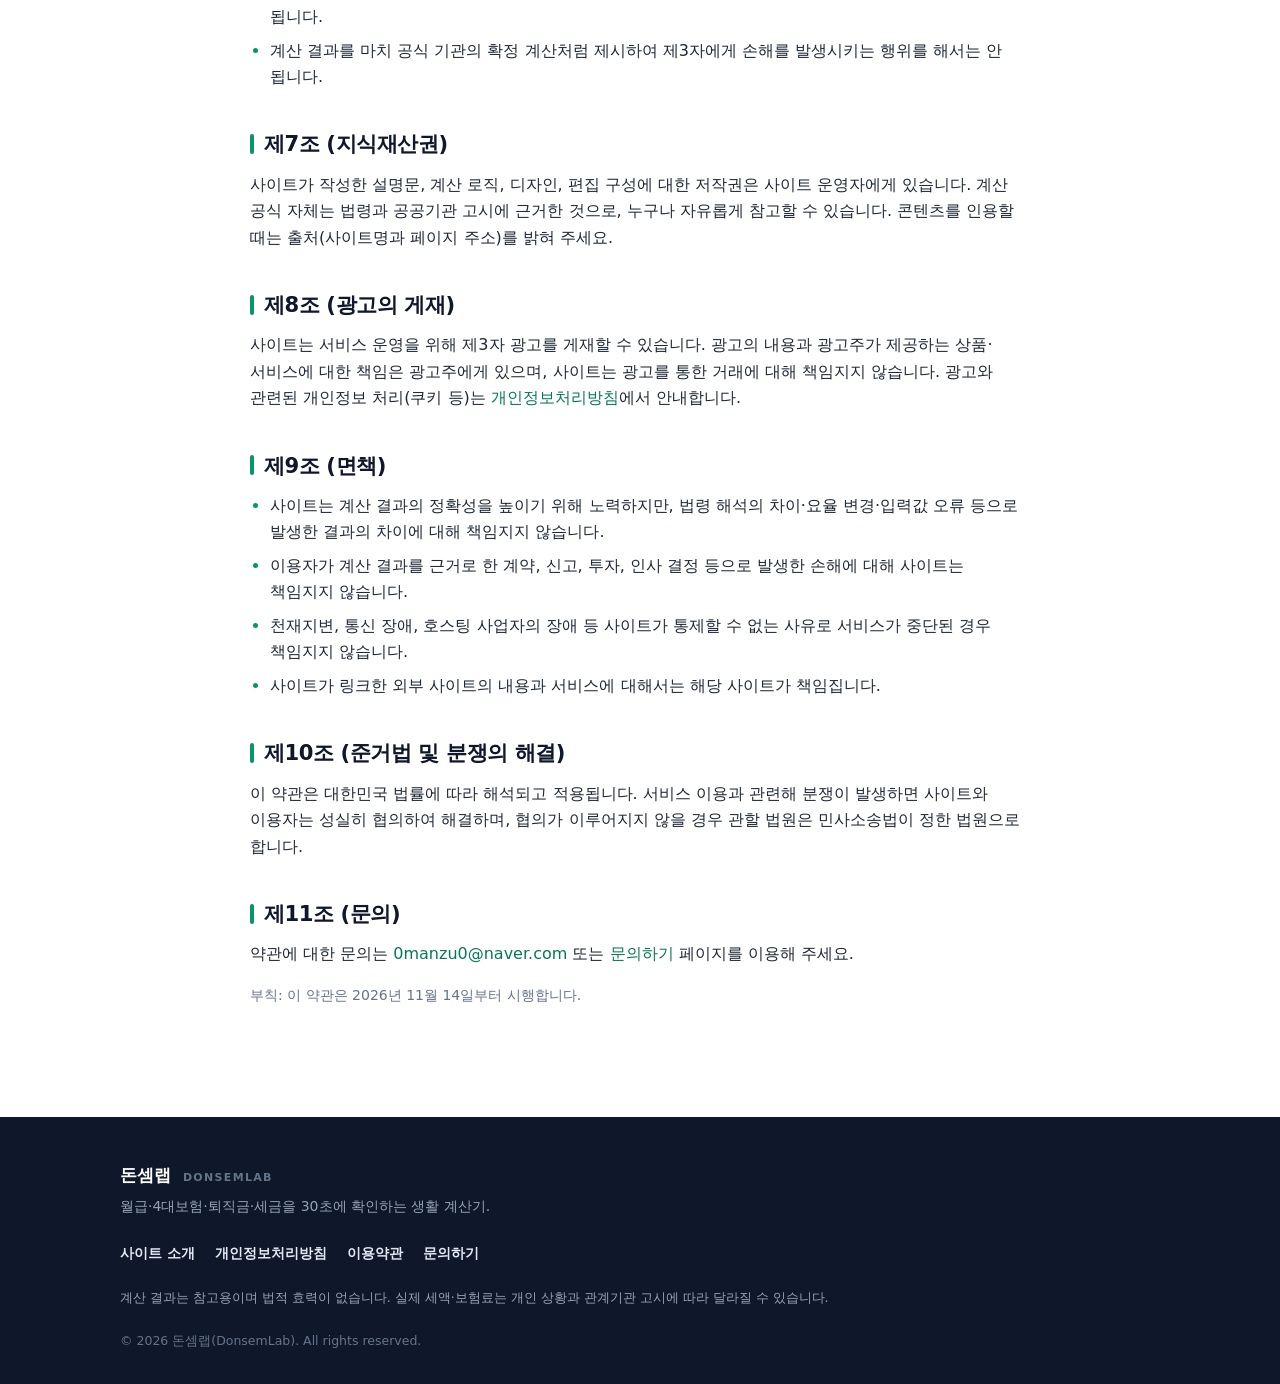
<file: terms.html>
<!DOCTYPE html>
<html lang="ko">
<head>
<meta charset="utf-8">
<!-- Google AdSense (사이트 소유권 확인 + 광고 스니펫) -->
<script async src="https://pagead2.googlesyndication.com/pagead/js/adsbygoogle.js?client=ca-pub-5350727440533777" crossorigin="anonymous"></script>
<meta name="viewport" content="width=device-width, initial-scale=1">
<title>이용약관 — 계산 결과의 성격과 면책 안내 | 돈셈랩</title>
<meta name="description" content="돈셈랩 이용약관입니다. 서비스 내용, 계산 결과의 참고용 성격과 한계, 이용자의 의무, 지식재산권, 광고 게재, 면책 사항을 안내합니다.">
<link rel="canonical" href="https://minjikangg8-design.github.io/terms.html">
<meta name="theme-color" content="#0f172a">
<meta property="og:type" content="article">
<meta property="og:title" content="이용약관 | 돈셈랩">
<meta property="og:description" content="서비스 내용과 계산 결과의 참고용 성격, 면책 사항을 안내합니다.">
<meta property="og:url" content="https://minjikangg8-design.github.io/terms.html">
<meta property="og:site_name" content="돈셈랩">
<link rel="icon" href="data:image/svg+xml,%3Csvg xmlns='http://www.w3.org/2000/svg' viewBox='0 0 32 32'%3E%3Crect width='32' height='32' rx='8' fill='%230f172a'/%3E%3Ctext x='16' y='23' font-size='17' font-family='sans-serif' font-weight='bold' fill='%23ffffff' text-anchor='middle'%3E%E2%82%A9%3C/text%3E%3C/svg%3E">
<link rel="stylesheet" href="assets/css/style.css">
</head>
<body>
<a class="skip-link" href="#main">본문으로 바로가기</a>

<header class="site-header">
  <div class="container header-inner">
    <a class="brand" href="index.html" aria-label="돈셈랩 홈">
      <span class="brand-mark" aria-hidden="true">₩</span>
      <span class="brand-name">돈셈랩<span class="brand-sub">DonsemLab</span></span>
    </a>
    <button class="nav-toggle" type="button" aria-expanded="false" aria-controls="site-nav" aria-label="메뉴 열기">
      <span class="nav-toggle-bar"></span><span class="nav-toggle-bar"></span><span class="nav-toggle-bar"></span>
    </button>
    <nav class="site-nav" id="site-nav" aria-label="주요 메뉴">
      <ul>
        <li><a href="salary.html">연봉 실수령액</a></li>
        <li><a href="insurance.html">4대보험·시급</a></li>
        <li><a href="severance.html">퇴직금·실업급여</a></li>
        <li><a href="freelancer.html">프리랜서 3.3%</a></li>
        <li><a href="yearend.html">연말정산 카드</a></li>
      </ul>
    </nav>
  </div>
</header>

<main id="main">
  <section class="page-head">
    <div class="container container-narrow">
      <ul class="breadcrumb">
        <li><a href="index.html">홈</a></li>
        <li>이용약관</li>
      </ul>
      <h1>이용약관</h1>
      <p>시행일: 2026년 11월 14일</p>
    </div>
  </section>

  <section class="section">
    <div class="container container-narrow">
      <div class="prose">
        <h2>제1조 (목적)</h2>
        <p>이 약관은 돈셈랩(이하 "사이트")이 제공하는 급여·4대보험·퇴직금·세금 관련 계산 및 정보 제공 서비스의 이용 조건과 절차, 사이트와 이용자의 권리·의무를 정하는 것을 목적으로 합니다.</p>

        <h2>제2조 (용어의 정의)</h2>
        <ul>
          <li>"서비스"란 사이트가 무료로 제공하는 각종 계산기, 계산 결과의 표시, 관련 해설 및 안내 문서를 말합니다.</li>
          <li>"이용자"란 이 약관에 따라 서비스를 이용하는 모든 사람을 말합니다.</li>
          <li>"계산 결과"란 이용자가 입력한 값을 기반으로 브라우저에서 산출되어 화면에 표시되는 금액과 비율을 말합니다.</li>
        </ul>

        <h2>제3조 (약관의 효력과 변경)</h2>
        <p>이 약관은 사이트에 게시함으로써 효력이 발생합니다. 사이트는 필요한 경우 약관을 변경할 수 있으며, 변경된 약관은 시행일 7일 전부터 공지합니다. 이용자가 변경 이후 서비스를 계속 이용하면 변경된 약관에 동의한 것으로 봅니다.</p>

        <h2>제4조 (서비스의 내용)</h2>
        <p>사이트는 다음의 계산 기능과 정보를 제공합니다.</p>
        <ul>
          <li>연봉·월급의 4대보험 및 소득세 공제 후 실수령액 계산</li>
          <li>4대보험료의 근로자·사업주 부담 계산, 시급·주휴수당·월급 환산</li>
          <li>퇴직금 및 실업급여(구직급여) 예상액 계산</li>
          <li>프리랜서 3.3% 원천징수, 역산, 종합소득세 환급 예상액 계산</li>
          <li>연말정산 신용카드 등 사용금액 소득공제 예상액 계산</li>
          <li>계산 기준·요율·근거 법령에 대한 해설</li>
        </ul>
        <p>모든 서비스는 무료이며 회원가입을 요구하지 않습니다. 사이트는 서비스 내용을 변경하거나 일부를 중단할 수 있으며, 이 경우 가능한 범위에서 사전에 공지합니다.</p>

        <h2>제5조 (계산 결과의 성격과 한계)</h2>
        <p>계산 결과는 <strong>이용자의 이해를 돕기 위한 참고 자료</strong>입니다. 다음 사항을 명확히 합니다.</p>
        <ul>
          <li>계산 결과는 법적 효력이 없으며, 세금 신고·급여 지급·퇴직 정산의 확정 자료로 사용할 수 없습니다.</li>
          <li>사이트는 세무·노무·법률 자문을 제공하지 않습니다.</li>
          <li>계산 결과와 실제 금액은 개인의 공제 항목, 사업장 신고 내용, 관계기관의 심사 결과에 따라 달라질 수 있습니다.</li>
          <li>요율과 제도는 변경될 수 있으며, 사이트는 기준 연도를 각 페이지에 표시합니다. 기준 연도가 지난 계산 결과는 실제와 다를 수 있습니다.</li>
        </ul>

        <h2>제6조 (이용자의 의무)</h2>
        <ul>
          <li>이용자는 서비스를 개인적·비상업적 목적으로 이용해야 합니다.</li>
          <li>자동화된 수단으로 과도한 요청을 보내거나, 서비스의 정상 운영을 방해하는 행위를 해서는 안 됩니다.</li>
          <li>사이트의 콘텐츠를 무단으로 복제·배포·판매하거나, 출처를 표시하지 않고 자신의 자료로 게시해서는 안 됩니다.</li>
          <li>계산 결과를 마치 공식 기관의 확정 계산처럼 제시하여 제3자에게 손해를 발생시키는 행위를 해서는 안 됩니다.</li>
        </ul>

        <h2>제7조 (지식재산권)</h2>
        <p>사이트가 작성한 설명문, 계산 로직, 디자인, 편집 구성에 대한 저작권은 사이트 운영자에게 있습니다. 계산 공식 자체는 법령과 공공기관 고시에 근거한 것으로, 누구나 자유롭게 참고할 수 있습니다. 콘텐츠를 인용할 때는 출처(사이트명과 페이지 주소)를 밝혀 주세요.</p>

        <h2>제8조 (광고의 게재)</h2>
        <p>사이트는 서비스 운영을 위해 제3자 광고를 게재할 수 있습니다. 광고의 내용과 광고주가 제공하는 상품·서비스에 대한 책임은 광고주에게 있으며, 사이트는 광고를 통한 거래에 대해 책임지지 않습니다. 광고와 관련된 개인정보 처리(쿠키 등)는 <a href="privacy.html">개인정보처리방침</a>에서 안내합니다.</p>

        <h2>제9조 (면책)</h2>
        <ul>
          <li>사이트는 계산 결과의 정확성을 높이기 위해 노력하지만, 법령 해석의 차이·요율 변경·입력값 오류 등으로 발생한 결과의 차이에 대해 책임지지 않습니다.</li>
          <li>이용자가 계산 결과를 근거로 한 계약, 신고, 투자, 인사 결정 등으로 발생한 손해에 대해 사이트는 책임지지 않습니다.</li>
          <li>천재지변, 통신 장애, 호스팅 사업자의 장애 등 사이트가 통제할 수 없는 사유로 서비스가 중단된 경우 책임지지 않습니다.</li>
          <li>사이트가 링크한 외부 사이트의 내용과 서비스에 대해서는 해당 사이트가 책임집니다.</li>
        </ul>

        <h2>제10조 (준거법 및 분쟁의 해결)</h2>
        <p>이 약관은 대한민국 법률에 따라 해석되고 적용됩니다. 서비스 이용과 관련해 분쟁이 발생하면 사이트와 이용자는 성실히 협의하여 해결하며, 협의가 이루어지지 않을 경우 관할 법원은 민사소송법이 정한 법원으로 합니다.</p>

        <h2>제11조 (문의)</h2>
        <p>약관에 대한 문의는 <a href="mailto:0manzu0@naver.com">0manzu0@naver.com</a> 또는 <a href="contact.html">문의하기</a> 페이지를 이용해 주세요.</p>

        <p class="text-sm muted">부칙: 이 약관은 2026년 11월 14일부터 시행합니다.</p>
      </div>
    </div>
  </section>
</main>

<footer class="site-footer">
  <div class="container footer-inner">
    <div class="footer-brand">
      <p class="footer-title">돈셈랩 <span>DonsemLab</span></p>
      <p class="footer-desc">월급·4대보험·퇴직금·세금을 30초에 확인하는 생활 계산기.</p>
    </div>
    <nav class="footer-nav" aria-label="사이트 정보">
      <ul>
        <li><a href="about.html">사이트 소개</a></li>
        <li><a href="privacy.html">개인정보처리방침</a></li>
        <li><a href="terms.html">이용약관</a></li>
        <li><a href="contact.html">문의하기</a></li>
      </ul>
    </nav>
    <p class="footer-note">계산 결과는 참고용이며 법적 효력이 없습니다. 실제 세액·보험료는 개인 상황과 관계기관 고시에 따라 달라질 수 있습니다.</p>
    <p class="footer-copy">© 2026 돈셈랩(DonsemLab). All rights reserved.</p>
  </div>
</footer>

<script src="assets/js/site.js"></script>
</body>
</html>
</file>
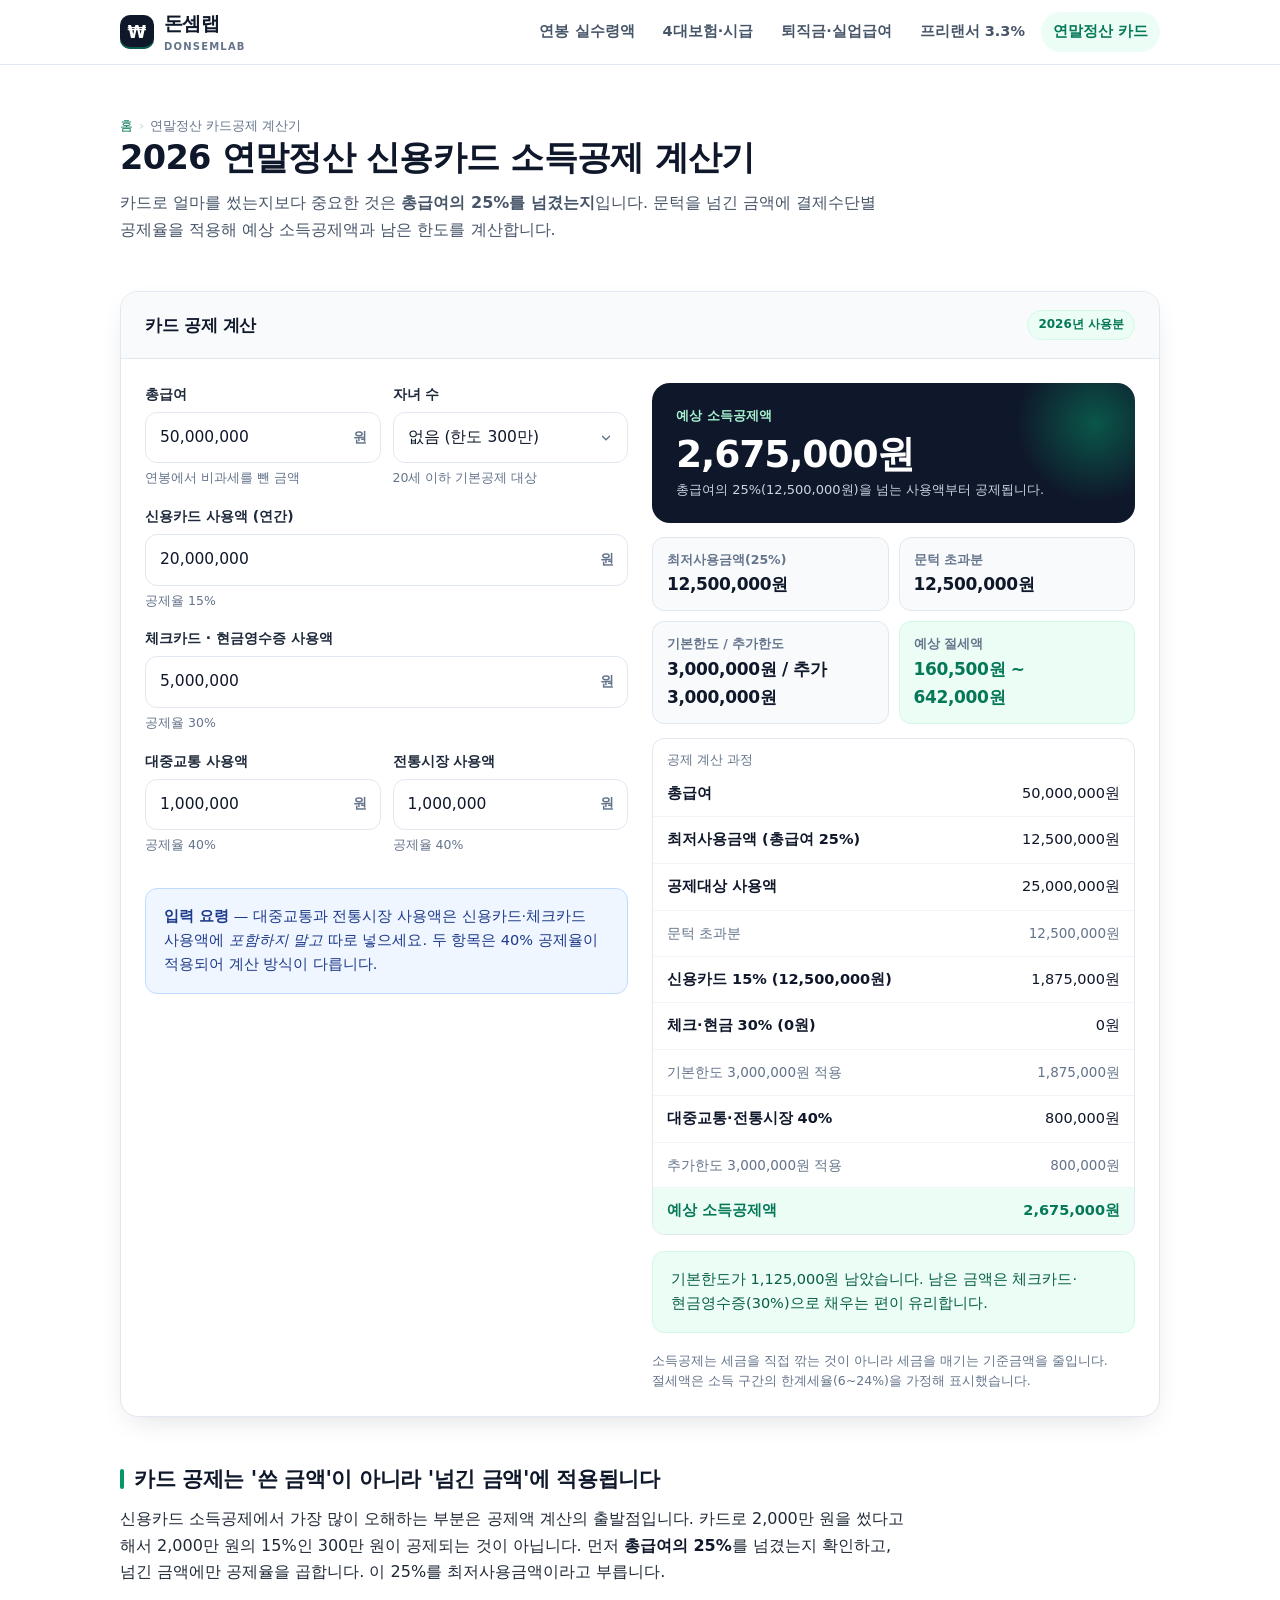
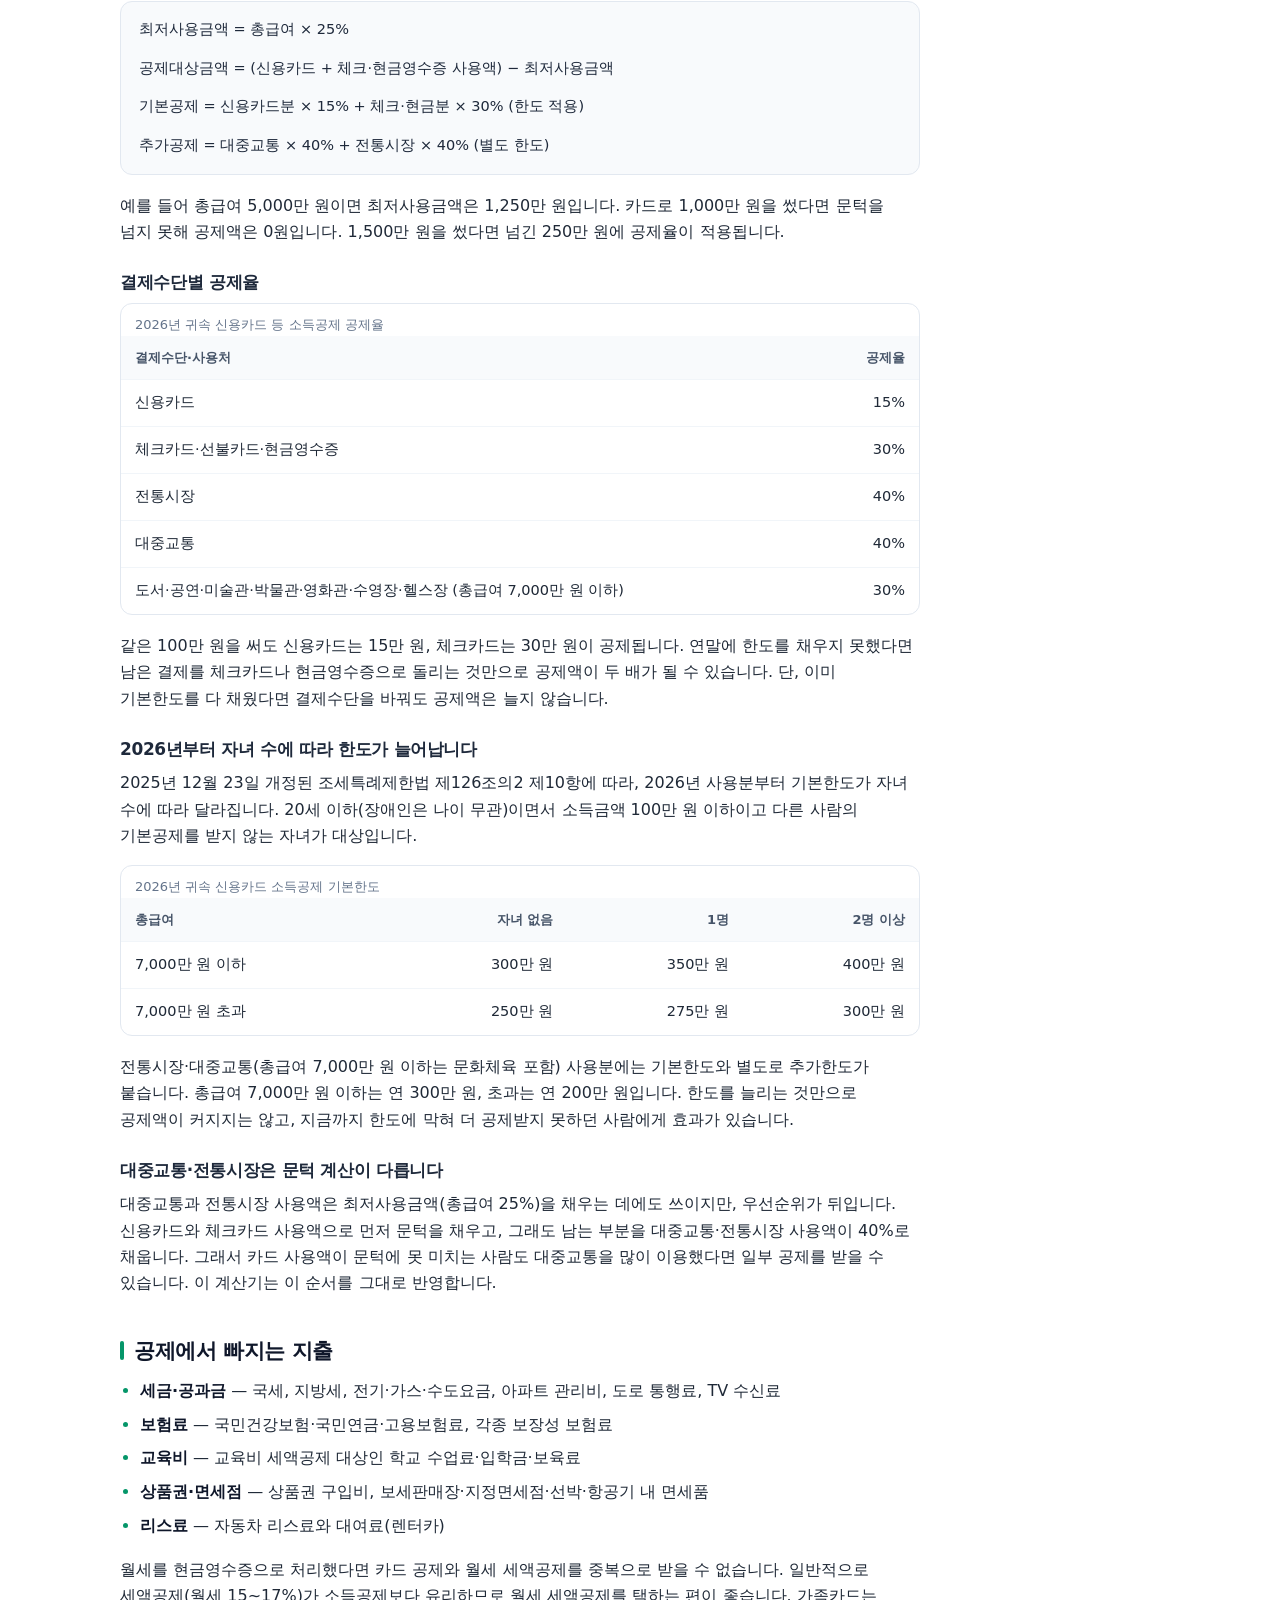
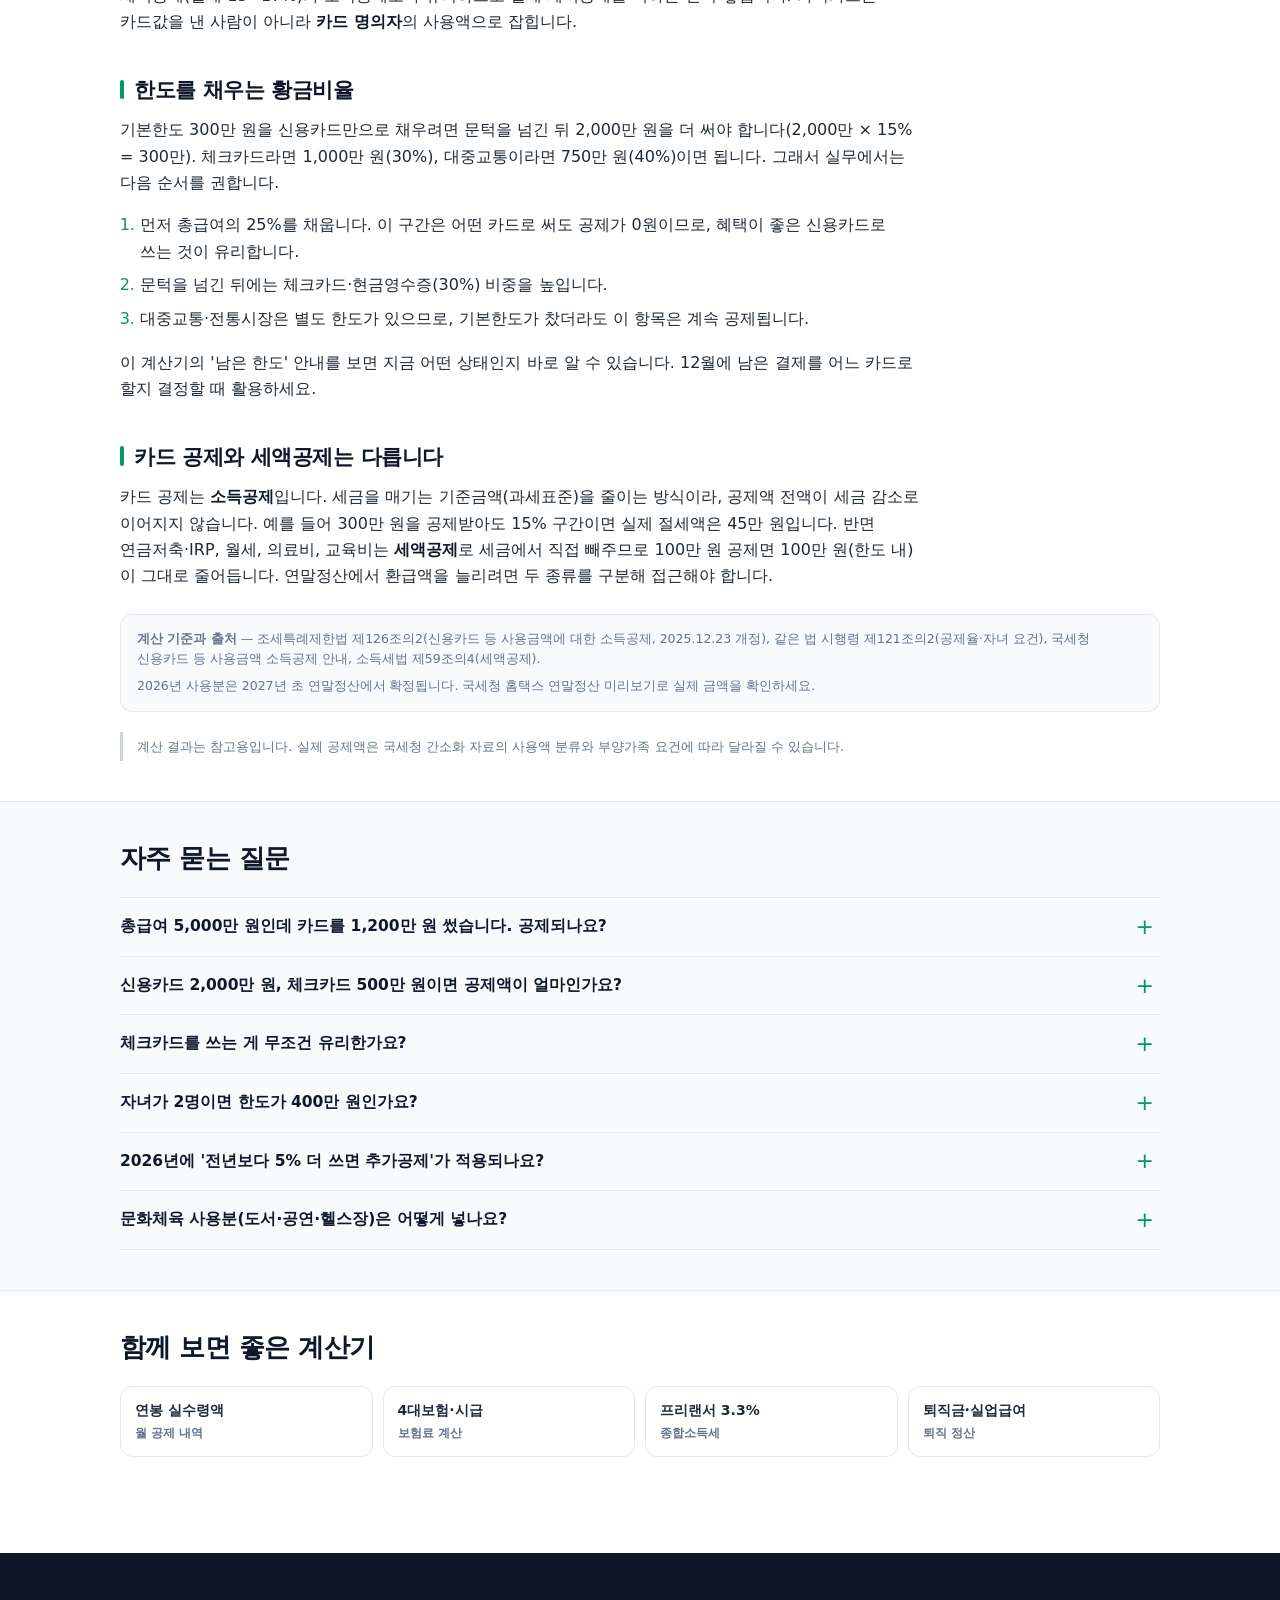
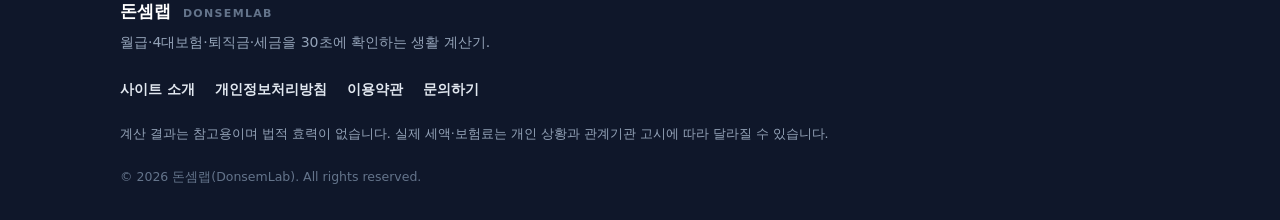
<file: yearend.html>
<!DOCTYPE html>
<html lang="ko">
<head>
<meta charset="utf-8">
<!-- Google AdSense (사이트 소유권 확인 + 광고 스니펫) -->
<script async src="https://pagead2.googlesyndication.com/pagead/js/adsbygoogle.js?client=ca-pub-5350727440533777" crossorigin="anonymous"></script>
<meta name="viewport" content="width=device-width, initial-scale=1">
<title>2026 연말정산 신용카드 소득공제 계산기 — 25% 문턱·한도 | 돈셈랩</title>
<meta name="description" content="총급여와 신용카드·체크카드·대중교통·전통시장 사용액을 넣으면 2026년 귀속 신용카드 소득공제 예상액을 계산합니다. 총급여 25% 문턱, 공제율 15·30·40%, 자녀 수에 따른 기본한도(최대 400만 원)를 반영하고 남은 한도까지 알려드립니다.">
<link rel="canonical" href="https://minjikangg8-design.github.io/yearend.html">
<meta name="theme-color" content="#0f172a">
<meta property="og:type" content="article">
<meta property="og:title" content="2026 연말정산 신용카드 소득공제 계산기 | 돈셈랩">
<meta property="og:description" content="총급여 25% 문턱을 넘는 카드 사용액으로 예상 소득공제액과 남은 한도를 계산합니다.">
<meta property="og:url" content="https://minjikangg8-design.github.io/yearend.html">
<meta property="og:site_name" content="돈셈랩">
<link rel="icon" href="data:image/svg+xml,%3Csvg xmlns='http://www.w3.org/2000/svg' viewBox='0 0 32 32'%3E%3Crect width='32' height='32' rx='8' fill='%230f172a'/%3E%3Ctext x='16' y='23' font-size='17' font-family='sans-serif' font-weight='bold' fill='%23ffffff' text-anchor='middle'%3E%E2%82%A9%3C/text%3E%3C/svg%3E">
<link rel="stylesheet" href="assets/css/style.css">
<script type="application/ld+json">
{
  "@context": "https://schema.org",
  "@type": "BreadcrumbList",
  "itemListElement": [
    { "@type": "ListItem", "position": 1, "name": "돈셈랩", "item": "https://minjikangg8-design.github.io/" },
    { "@type": "ListItem", "position": 2, "name": "연말정산 카드공제 계산기", "item": "https://minjikangg8-design.github.io/yearend.html" }
  ]
}
</script>
</head>
<body>
<a class="skip-link" href="#main">본문으로 바로가기</a>

<header class="site-header">
  <div class="container header-inner">
    <a class="brand" href="index.html" aria-label="돈셈랩 홈">
      <span class="brand-mark" aria-hidden="true">₩</span>
      <span class="brand-name">돈셈랩<span class="brand-sub">DonsemLab</span></span>
    </a>
    <button class="nav-toggle" type="button" aria-expanded="false" aria-controls="site-nav" aria-label="메뉴 열기">
      <span class="nav-toggle-bar"></span><span class="nav-toggle-bar"></span><span class="nav-toggle-bar"></span>
    </button>
    <nav class="site-nav" id="site-nav" aria-label="주요 메뉴">
      <ul>
        <li><a href="salary.html">연봉 실수령액</a></li>
        <li><a href="insurance.html">4대보험·시급</a></li>
        <li><a href="severance.html">퇴직금·실업급여</a></li>
        <li><a href="freelancer.html">프리랜서 3.3%</a></li>
        <li><a href="yearend.html" aria-current="page">연말정산 카드</a></li>
      </ul>
    </nav>
  </div>
</header>

<main id="main">
  <section class="page-head">
    <div class="container">
      <ul class="breadcrumb">
        <li><a href="index.html">홈</a></li>
        <li>연말정산 카드공제 계산기</li>
      </ul>
      <h1>2026 연말정산 신용카드 소득공제 계산기</h1>
      <p>카드로 얼마를 썼는지보다 중요한 것은 <strong>총급여의 25%를 넘겼는지</strong>입니다. 문턱을 넘긴 금액에 결제수단별 공제율을 적용해 예상 소득공제액과 남은 한도를 계산합니다.</p>
    </div>
  </section>

  <section class="section-tight">
    <div class="container">
      <div class="calc-card">
        <div class="calc-card-head">
          <h2>카드 공제 계산</h2>
          <span class="tag">2026년 사용분</span>
        </div>
        <div class="calc-card-body">
          <div class="calc-grid">
            <form onsubmit="return false;">
              <div class="field-row">
                <div class="field">
                  <label for="card-gross">총급여</label>
                  <div class="input-unit">
                    <input class="input" id="card-gross" type="text" inputmode="numeric" data-format="comma" value="50,000,000" autocomplete="off">
                    <span class="unit">원</span>
                  </div>
                  <span class="hint">연봉에서 비과세를 뺀 금액</span>
                </div>
                <div class="field">
                  <label for="card-children">자녀 수</label>
                  <select class="input" id="card-children">
                    <option value="0" selected>없음 (한도 300만)</option>
                    <option value="1">1명 (한도 350만)</option>
                    <option value="2">2명 이상 (한도 400만)</option>
                  </select>
                  <span class="hint">20세 이하 기본공제 대상</span>
                </div>
              </div>

              <div class="field">
                <label for="card-credit">신용카드 사용액 (연간)</label>
                <div class="input-unit">
                  <input class="input" id="card-credit" type="text" inputmode="numeric" data-format="comma" value="20,000,000">
                  <span class="unit">원</span>
                </div>
                <span class="hint">공제율 15%</span>
              </div>
              <div class="field">
                <label for="card-check">체크카드 · 현금영수증 사용액</label>
                <div class="input-unit">
                  <input class="input" id="card-check" type="text" inputmode="numeric" data-format="comma" value="5,000,000">
                  <span class="unit">원</span>
                </div>
                <span class="hint">공제율 30%</span>
              </div>
              <div class="field-row">
                <div class="field">
                  <label for="card-transit">대중교통 사용액</label>
                  <div class="input-unit">
                    <input class="input" id="card-transit" type="text" inputmode="numeric" data-format="comma" value="1,000,000">
                    <span class="unit">원</span>
                  </div>
                  <span class="hint">공제율 40%</span>
                </div>
                <div class="field">
                  <label for="card-market">전통시장 사용액</label>
                  <div class="input-unit">
                    <input class="input" id="card-market" type="text" inputmode="numeric" data-format="comma" value="1,000,000">
                    <span class="unit">원</span>
                  </div>
                  <span class="hint">공제율 40%</span>
                </div>
              </div>

              <div class="callout callout-info mt-16">
                <p><strong>입력 요령</strong> — 대중교통과 전통시장 사용액은 신용카드·체크카드 사용액에 <em>포함하지 말고</em> 따로 넣으세요. 두 항목은 40% 공제율이 적용되어 계산 방식이 다릅니다.</p>
              </div>
            </form>

            <div class="result" aria-live="polite">
              <div class="result-hero">
                <div class="label">예상 소득공제액</div>
                <div class="value" id="card-result">-</div>
                <div class="sub" id="card-sub">금액을 입력하면 바로 계산됩니다.</div>
              </div>
              <div class="mini-grid">
                <div class="mini"><div class="k">최저사용금액(25%)</div><div class="v" id="card-threshold">-</div></div>
                <div class="mini"><div class="k">문턱 초과분</div><div class="v" id="card-excess">-</div></div>
                <div class="mini"><div class="k">기본한도 / 추가한도</div><div class="v" id="card-limit">-</div></div>
                <div class="mini mini-emerald"><div class="k">예상 절세액</div><div class="v" id="card-saving">-</div></div>
              </div>
              <div class="table-wrap">
                <table class="data">
                  <caption>공제 계산 과정</caption>
                  <tbody id="card-breakdown"></tbody>
                </table>
              </div>
              <div class="callout callout-tip mt-16" id="card-hint-area">
                <p id="card-hint">계산 중입니다.</p>
              </div>
              <p class="result-note">소득공제는 세금을 직접 깎는 것이 아니라 세금을 매기는 기준금액을 줄입니다. 절세액은 소득 구간의 한계세율(6~24%)을 가정해 표시했습니다.</p>
            </div>
          </div>
        </div>
      </div>
    </div>
  </section>

  <section class="section">
    <div class="container">
      <div class="prose">
        <h2>카드 공제는 '쓴 금액'이 아니라 '넘긴 금액'에 적용됩니다</h2>
        <p>신용카드 소득공제에서 가장 많이 오해하는 부분은 공제액 계산의 출발점입니다. 카드로 2,000만 원을 썼다고 해서 2,000만 원의 15%인 300만 원이 공제되는 것이 아닙니다. 먼저 <strong>총급여의 25%</strong>를 넘겼는지 확인하고, 넘긴 금액에만 공제율을 곱합니다. 이 25%를 최저사용금액이라고 부릅니다.</p>
        <div class="formula">
          <p>최저사용금액 = 총급여 × 25%</p>
          <p>공제대상금액 = (신용카드 + 체크·현금영수증 사용액) − 최저사용금액</p>
          <p>기본공제 = 신용카드분 × 15% + 체크·현금분 × 30% (한도 적용)</p>
          <p>추가공제 = 대중교통 × 40% + 전통시장 × 40% (별도 한도)</p>
        </div>
        <p>예를 들어 총급여 5,000만 원이면 최저사용금액은 1,250만 원입니다. 카드로 1,000만 원을 썼다면 문턱을 넘지 못해 공제액은 0원입니다. 1,500만 원을 썼다면 넘긴 250만 원에 공제율이 적용됩니다.</p>

        <h3>결제수단별 공제율</h3>
        <div class="table-wrap">
          <table class="data">
            <caption>2026년 귀속 신용카드 등 소득공제 공제율</caption>
            <thead><tr><th scope="col">결제수단·사용처</th><th scope="col" class="num">공제율</th></tr></thead>
            <tbody>
              <tr><td>신용카드</td><td class="num">15%</td></tr>
              <tr><td>체크카드·선불카드·현금영수증</td><td class="num">30%</td></tr>
              <tr><td>전통시장</td><td class="num">40%</td></tr>
              <tr><td>대중교통</td><td class="num">40%</td></tr>
              <tr><td>도서·공연·미술관·박물관·영화관·수영장·헬스장 (총급여 7,000만 원 이하)</td><td class="num">30%</td></tr>
            </tbody>
          </table>
        </div>
        <p>같은 100만 원을 써도 신용카드는 15만 원, 체크카드는 30만 원이 공제됩니다. 연말에 한도를 채우지 못했다면 남은 결제를 체크카드나 현금영수증으로 돌리는 것만으로 공제액이 두 배가 될 수 있습니다. 단, 이미 기본한도를 다 채웠다면 결제수단을 바꿔도 공제액은 늘지 않습니다.</p>

        <h3>2026년부터 자녀 수에 따라 한도가 늘어납니다</h3>
        <p>2025년 12월 23일 개정된 조세특례제한법 제126조의2 제10항에 따라, 2026년 사용분부터 기본한도가 자녀 수에 따라 달라집니다. 20세 이하(장애인은 나이 무관)이면서 소득금액 100만 원 이하이고 다른 사람의 기본공제를 받지 않는 자녀가 대상입니다.</p>
        <div class="table-wrap">
          <table class="data">
            <caption>2026년 귀속 신용카드 소득공제 기본한도</caption>
            <thead><tr><th scope="col">총급여</th><th scope="col" class="num">자녀 없음</th><th scope="col" class="num">1명</th><th scope="col" class="num">2명 이상</th></tr></thead>
            <tbody>
              <tr><td>7,000만 원 이하</td><td class="num">300만 원</td><td class="num">350만 원</td><td class="num">400만 원</td></tr>
              <tr><td>7,000만 원 초과</td><td class="num">250만 원</td><td class="num">275만 원</td><td class="num">300만 원</td></tr>
            </tbody>
          </table>
        </div>
        <p>전통시장·대중교통(총급여 7,000만 원 이하는 문화체육 포함) 사용분에는 기본한도와 별도로 추가한도가 붙습니다. 총급여 7,000만 원 이하는 연 300만 원, 초과는 연 200만 원입니다. 한도를 늘리는 것만으로 공제액이 커지지는 않고, 지금까지 한도에 막혀 더 공제받지 못하던 사람에게 효과가 있습니다.</p>

        <h3>대중교통·전통시장은 문턱 계산이 다릅니다</h3>
        <p>대중교통과 전통시장 사용액은 최저사용금액(총급여 25%)을 채우는 데에도 쓰이지만, 우선순위가 뒤입니다. 신용카드와 체크카드 사용액으로 먼저 문턱을 채우고, 그래도 남는 부분을 대중교통·전통시장 사용액이 40%로 채웁니다. 그래서 카드 사용액이 문턱에 못 미치는 사람도 대중교통을 많이 이용했다면 일부 공제를 받을 수 있습니다. 이 계산기는 이 순서를 그대로 반영합니다.</p>

        <h2>공제에서 빠지는 지출</h2>
        <ul>
          <li><strong>세금·공과금</strong> — 국세, 지방세, 전기·가스·수도요금, 아파트 관리비, 도로 통행료, TV 수신료</li>
          <li><strong>보험료</strong> — 국민건강보험·국민연금·고용보험료, 각종 보장성 보험료</li>
          <li><strong>교육비</strong> — 교육비 세액공제 대상인 학교 수업료·입학금·보육료</li>
          <li><strong>상품권·면세점</strong> — 상품권 구입비, 보세판매장·지정면세점·선박·항공기 내 면세품</li>
          <li><strong>리스료</strong> — 자동차 리스료와 대여료(렌터카)</li>
        </ul>
        <p>월세를 현금영수증으로 처리했다면 카드 공제와 월세 세액공제를 중복으로 받을 수 없습니다. 일반적으로 세액공제(월세 15~17%)가 소득공제보다 유리하므로 월세 세액공제를 택하는 편이 좋습니다. 가족카드는 카드값을 낸 사람이 아니라 <strong>카드 명의자</strong>의 사용액으로 잡힙니다.</p>

        <h2>한도를 채우는 황금비율</h2>
        <p>기본한도 300만 원을 신용카드만으로 채우려면 문턱을 넘긴 뒤 2,000만 원을 더 써야 합니다(2,000만 × 15% = 300만). 체크카드라면 1,000만 원(30%), 대중교통이라면 750만 원(40%)이면 됩니다. 그래서 실무에서는 다음 순서를 권합니다.</p>
        <ol>
          <li>먼저 총급여의 25%를 채웁니다. 이 구간은 어떤 카드로 써도 공제가 0원이므로, 혜택이 좋은 신용카드로 쓰는 것이 유리합니다.</li>
          <li>문턱을 넘긴 뒤에는 체크카드·현금영수증(30%) 비중을 높입니다.</li>
          <li>대중교통·전통시장은 별도 한도가 있으므로, 기본한도가 찼더라도 이 항목은 계속 공제됩니다.</li>
        </ol>
        <p>이 계산기의 '남은 한도' 안내를 보면 지금 어떤 상태인지 바로 알 수 있습니다. 12월에 남은 결제를 어느 카드로 할지 결정할 때 활용하세요.</p>

        <h2>카드 공제와 세액공제는 다릅니다</h2>
        <p>카드 공제는 <strong>소득공제</strong>입니다. 세금을 매기는 기준금액(과세표준)을 줄이는 방식이라, 공제액 전액이 세금 감소로 이어지지 않습니다. 예를 들어 300만 원을 공제받아도 15% 구간이면 실제 절세액은 45만 원입니다. 반면 연금저축·IRP, 월세, 의료비, 교육비는 <strong>세액공제</strong>로 세금에서 직접 빼주므로 100만 원 공제면 100만 원(한도 내)이 그대로 줄어듭니다. 연말정산에서 환급액을 늘리려면 두 종류를 구분해 접근해야 합니다.</p>
      </div>

      <div class="source-note">
        <p><strong>계산 기준과 출처</strong> — 조세특례제한법 제126조의2(신용카드 등 사용금액에 대한 소득공제, 2025.12.23 개정), 같은 법 시행령 제121조의2(공제율·자녀 요건), 국세청 신용카드 등 사용금액 소득공제 안내, 소득세법 제59조의4(세액공제).</p>
        <p>2026년 사용분은 2027년 초 연말정산에서 확정됩니다. 국세청 홈택스 연말정산 미리보기로 실제 금액을 확인하세요.</p>
      </div>
      <p class="disclaimer">계산 결과는 참고용입니다. 실제 공제액은 국세청 간소화 자료의 사용액 분류와 부양가족 요건에 따라 달라질 수 있습니다.</p>
    </div>
  </section>

  <section class="section section-alt">
    <div class="container">
      <div class="section-head"><h2>자주 묻는 질문</h2></div>
      <div class="faq">
        <details>
          <summary>총급여 5,000만 원인데 카드를 1,200만 원 썼습니다. 공제되나요?</summary>
          <div class="answer">
            <p>최저사용금액이 1,250만 원이라 50만 원이 부족해 기본공제는 0원입니다. 다만 대중교통·전통시장 사용액이 있다면 그 금액이 남은 문턱 50만 원을 채운 뒤의 초과분에 40%가 적용되어 일부 공제를 받을 수 있습니다. 계산기에 실제 사용액을 넣어 확인해 보세요.</p>
          </div>
        </details>
        <details>
          <summary>신용카드 2,000만 원, 체크카드 500만 원이면 공제액이 얼마인가요?</summary>
          <div class="answer">
            <p>총급여 5,000만 원 기준으로 최저사용금액 1,250만 원을 빼면 1,250만 원이 남습니다. 신용카드분 1,250만 원에 15%를 적용해 <strong>1,875,000원</strong>이 공제됩니다. 여기에 대중교통·전통시장 사용액이 각 100만 원씩 있다면 40%인 80만 원이 추가되어 총 2,675,000원이 됩니다. 기본한도 300만 원 안에 들어와 한도에 걸리지 않습니다.</p>
          </div>
        </details>
        <details>
          <summary>체크카드를 쓰는 게 무조건 유리한가요?</summary>
          <div class="answer">
            <p>공제율만 보면 30%로 신용카드(15%)보다 두 배 유리합니다. 하지만 신용카드의 할인·적립 혜택이 연 15만 원 이상이라면 차이를 상쇄할 수 있습니다. 실무적으로는 총급여 25%까지는 혜택이 좋은 신용카드로, 그 이후 한도를 채울 때는 체크카드로 쓰는 방식이 균형적입니다.</p>
          </div>
        </details>
        <details>
          <summary>자녀가 2명이면 한도가 400만 원인가요?</summary>
          <div class="answer">
            <p>총급여 7,000만 원 이하이고, 자녀가 20세 이하(장애인은 나이 무관)이며 소득금액 100만 원 이하이고 다른 사람의 기본공제를 받지 않는다면 기본한도가 400만 원입니다. 2026년 사용분부터 적용되는 새 기준입니다. 맞벌이라면 자녀를 기본공제로 올린 쪽에 한도가 붙습니다.</p>
          </div>
        </details>
        <details>
          <summary>2026년에 '전년보다 5% 더 쓰면 추가공제'가 적용되나요?</summary>
          <div class="answer">
            <p>적용되지 않습니다. 전년 대비 사용액 증가분에 10%를 더 공제하는 제도는 2024년 사용분까지만 적용되었습니다. 2026년 사용분 계산에는 넣지 마세요. 일부 블로그에 남아 있는 안내를 그대로 적용하면 공제액을 과대 계산하게 됩니다.</p>
          </div>
        </details>
        <details>
          <summary>문화체육 사용분(도서·공연·헬스장)은 어떻게 넣나요?</summary>
          <div class="answer">
            <p>총급여 7,000만 원 이하인 경우 도서·신문·공연·미술관·박물관·영화관·수영장·헬스장 사용분은 30% 공제율이 적용됩니다. 다만 2025년 7월 이후 수영장·체력단련장 시설이용료만 해당하고 강습비·회원권은 제외됩니다. 이 계산기는 신용카드·체크카드 항목에 넣어 15% 또는 30%로 계산하므로, 문화체육 사용액이 많다면 실제 공제액이 계산 결과보다 조금 클 수 있습니다.</p>
          </div>
        </details>
      </div>
    </div>
  </section>

  <section class="section">
    <div class="container">
      <div class="section-head"><h2>함께 보면 좋은 계산기</h2></div>
      <div class="related">
        <a href="salary.html">연봉 실수령액<span>월 공제 내역</span></a>
        <a href="insurance.html">4대보험·시급<span>보험료 계산</span></a>
        <a href="freelancer.html">프리랜서 3.3%<span>종합소득세</span></a>
        <a href="severance.html">퇴직금·실업급여<span>퇴직 정산</span></a>
      </div>
    </div>
  </section>
</main>

<footer class="site-footer">
  <div class="container footer-inner">
    <div class="footer-brand">
      <p class="footer-title">돈셈랩 <span>DonsemLab</span></p>
      <p class="footer-desc">월급·4대보험·퇴직금·세금을 30초에 확인하는 생활 계산기.</p>
    </div>
    <nav class="footer-nav" aria-label="사이트 정보">
      <ul>
        <li><a href="about.html">사이트 소개</a></li>
        <li><a href="privacy.html">개인정보처리방침</a></li>
        <li><a href="terms.html">이용약관</a></li>
        <li><a href="contact.html">문의하기</a></li>
      </ul>
    </nav>
    <p class="footer-note">계산 결과는 참고용이며 법적 효력이 없습니다. 실제 세액·보험료는 개인 상황과 관계기관 고시에 따라 달라질 수 있습니다.</p>
    <p class="footer-copy">© 2026 돈셈랩(DonsemLab). All rights reserved.</p>
  </div>
</footer>

<script src="assets/js/site.js"></script>
<script src="assets/js/calc.js"></script>
</body>
</html>
</file>
<file: assets/css/style.css>
@charset "utf-8";
/* 돈셈랩 (DonsemLab) — 공통 스타일
   팔레트: white #ffffff / slate #f8fafc / navy #0f172a / emerald #059669 */

:root {
  --white: #ffffff;
  --slate-50: #f8fafc;
  --slate-100: #f1f5f9;
  --slate-200: #e2e8f0;
  --slate-300: #cbd5e1;
  --slate-500: #64748b;
  --slate-600: #475569;
  --navy: #0f172a;
  --navy-700: #1e293b;
  --emerald: #059669;
  --emerald-dark: #047857;
  --emerald-50: #ecfdf5;
  --emerald-100: #d1fae5;
  --amber-50: #fffbeb;
  --amber-700: #b45309;
  --blue-50: #eff6ff;
  --blue-700: #1d4ed8;
  --radius-lg: 18px;
  --radius: 12px;
  --radius-sm: 8px;
  --shadow-sm: 0 1px 2px rgba(15, 23, 42, .06), 0 1px 3px rgba(15, 23, 42, .04);
  --shadow: 0 10px 30px -12px rgba(15, 23, 42, .18);
  --font: "Pretendard", "Pretendard Variable", -apple-system, BlinkMacSystemFont,
    "Apple SD Gothic Neo", "Malgun Gothic", "맑은 고딕", system-ui, "Segoe UI", Roboto, sans-serif;
}

*, *::before, *::after { box-sizing: border-box; }

html { -webkit-text-size-adjust: 100%; scroll-behavior: smooth; }

body {
  margin: 0;
  font-family: var(--font);
  font-size: 16px;
  line-height: 1.65;
  color: var(--navy);
  background: var(--white);
  word-break: keep-all;
  overflow-wrap: break-word;
}

img, svg { max-width: 100%; height: auto; }

a { color: var(--emerald-dark); text-decoration: none; }
a:hover { text-decoration: underline; }

h1, h2, h3, h4 { line-height: 1.3; letter-spacing: -.02em; margin: 0 0 .6em; font-weight: 800; }
p { margin: 0 0 1em; }

.container { width: 100%; max-width: 1080px; margin: 0 auto; padding: 0 20px; }
.container-narrow { max-width: 820px; }

.skip-link {
  position: absolute; left: -9999px; top: 0; z-index: 100;
  background: var(--navy); color: #fff; padding: 10px 16px; border-radius: 0 0 8px 0;
}
.skip-link:focus { left: 0; }

:focus-visible { outline: 3px solid #34d399; outline-offset: 2px; }

/* ---------- 헤더 ---------- */
.site-header {
  position: sticky; top: 0; z-index: 50;
  background: rgba(255, 255, 255, .94);
  backdrop-filter: saturate(180%) blur(8px);
  border-bottom: 1px solid var(--slate-200);
}
.header-inner { display: flex; align-items: center; justify-content: space-between; gap: 16px; min-height: 64px; }
.brand { display: inline-flex; align-items: center; gap: 10px; color: var(--navy); font-weight: 800; }
.brand:hover { text-decoration: none; }
.brand-mark {
  display: grid; place-items: center; width: 34px; height: 34px; flex: 0 0 34px;
  background: var(--navy); color: #fff; border-radius: 10px; font-size: 17px; font-weight: 800;
  box-shadow: inset 0 -2px 0 rgba(5, 150, 105, .55);
}
.brand-name { font-size: 19px; letter-spacing: -.03em; }
.brand-sub { display: block; font-size: 10px; font-weight: 600; letter-spacing: .12em; color: var(--slate-500); text-transform: uppercase; }

.site-nav ul { display: flex; align-items: center; gap: 4px; list-style: none; margin: 0; padding: 0; }
.site-nav a {
  display: block; padding: 8px 12px; border-radius: 999px;
  font-size: 14.5px; font-weight: 600; color: var(--slate-600); white-space: nowrap;
}
.site-nav a:hover { background: var(--slate-100); color: var(--navy); text-decoration: none; }
.site-nav a[aria-current="page"] { background: var(--emerald-50); color: var(--emerald-dark); }

.nav-toggle {
  display: none; width: 42px; height: 42px; padding: 0; border: 1px solid var(--slate-200);
  border-radius: 10px; background: #fff; cursor: pointer; align-items: center; justify-content: center;
  flex-direction: column; gap: 4px;
}
.nav-toggle-bar { display: block; width: 18px; height: 2px; background: var(--navy); border-radius: 2px; transition: transform .2s, opacity .2s; }
.nav-toggle[aria-expanded="true"] .nav-toggle-bar:nth-child(1) { transform: translateY(6px) rotate(45deg); }
.nav-toggle[aria-expanded="true"] .nav-toggle-bar:nth-child(2) { opacity: 0; }
.nav-toggle[aria-expanded="true"] .nav-toggle-bar:nth-child(3) { transform: translateY(-6px) rotate(-45deg); }

@media (max-width: 900px) {
  .nav-toggle { display: inline-flex; }
  .site-nav {
    position: absolute; left: 0; right: 0; top: 100%;
    background: #fff; border-bottom: 1px solid var(--slate-200);
    box-shadow: var(--shadow); display: none; padding: 8px 12px 16px;
  }
  .site-nav.is-open { display: block; }
  .site-nav ul { flex-direction: column; align-items: stretch; gap: 2px; }
  .site-nav a { padding: 12px 14px; border-radius: 10px; font-size: 15px; }
}

/* ---------- 히어로 ---------- */
.hero { padding: 44px 0 28px; background: linear-gradient(180deg, var(--slate-50) 0%, #fff 100%); border-bottom: 1px solid var(--slate-200); }
.hero-eyebrow {
  display: inline-flex; align-items: center; gap: 8px; margin-bottom: 14px;
  background: var(--emerald-50); color: var(--emerald-dark); border: 1px solid var(--emerald-100);
  font-size: 12.5px; font-weight: 700; padding: 5px 12px; border-radius: 999px;
}
.hero h1 { font-size: clamp(1.7rem, 4.4vw, 2.55rem); margin-bottom: 14px; }
.hero .lede { font-size: clamp(1rem, 2.2vw, 1.12rem); color: var(--slate-600); max-width: 720px; margin-bottom: 0; }
.hero-meta { display: flex; flex-wrap: wrap; gap: 8px 18px; margin-top: 16px; font-size: 13.5px; color: var(--slate-500); }
.hero-meta span { display: inline-flex; align-items: center; gap: 6px; }
.hero-meta .dot { width: 6px; height: 6px; border-radius: 50%; background: var(--emerald); }

.page-head { padding: 32px 0 8px; }
.page-head h1 { font-size: clamp(1.5rem, 3.6vw, 2.1rem); margin-bottom: 10px; }
.page-head p { color: var(--slate-600); max-width: 760px; }
.breadcrumb { font-size: 13px; color: var(--slate-500); margin: 18px 0 0; padding: 0; list-style: none; display: flex; flex-wrap: wrap; gap: 6px; }
.breadcrumb li + li::before { content: "›"; margin-right: 6px; color: var(--slate-300); }

/* ---------- 섹션 ---------- */
.section { padding: 40px 0; }
.section-tight { padding: 24px 0 8px; }
.section-head { margin-bottom: 22px; }
.section-head h2 { font-size: clamp(1.25rem, 2.8vw, 1.6rem); margin-bottom: 8px; }
.section-head p { color: var(--slate-600); margin: 0; max-width: 760px; }
.section-alt { background: var(--slate-50); border-top: 1px solid var(--slate-200); border-bottom: 1px solid var(--slate-200); }

/* ---------- 카드 ---------- */
.card {
  background: #fff; border: 1px solid var(--slate-200); border-radius: var(--radius-lg);
  padding: 24px; box-shadow: var(--shadow-sm);
}
.card-tint { background: var(--slate-50); }
.card + .card { margin-top: 18px; }
.card-title { font-size: 1.05rem; margin-bottom: 4px; }
.card-desc { font-size: 14px; color: var(--slate-500); margin-bottom: 18px; }

.calc-card { border-radius: var(--radius-lg); border: 1px solid var(--slate-200); box-shadow: var(--shadow); background: #fff; overflow: hidden; }
.calc-card-head {
  display: flex; align-items: center; justify-content: space-between; gap: 12px;
  padding: 18px 24px; border-bottom: 1px solid var(--slate-200); background: var(--slate-50);
}
.calc-card-head h2 { font-size: 1.06rem; margin: 0; }
.calc-card-head .tag { font-size: 12px; font-weight: 700; color: var(--emerald-dark); background: var(--emerald-50); border: 1px solid var(--emerald-100); padding: 4px 10px; border-radius: 999px; white-space: nowrap; }
.calc-card-body { padding: 24px; }

/* 계산기 그리드 */
.calc-grid { display: grid; grid-template-columns: minmax(0, 1fr) minmax(0, 1fr); gap: 24px; align-items: start; }
.calc-grid-wide { grid-template-columns: minmax(0, 1.1fr) minmax(0, 1fr); }
@media (max-width: 860px) { .calc-grid, .calc-grid-wide { grid-template-columns: minmax(0, 1fr); } }

/* ---------- 폼 ---------- */
.field { margin-bottom: 16px; }
.field:last-child { margin-bottom: 0; }
.field label, .field .label { display: block; font-size: 14px; font-weight: 700; margin-bottom: 6px; color: var(--navy-700); }
.field .hint { display: block; font-size: 12.5px; color: var(--slate-500); margin-top: 5px; font-weight: 500; }
.input, select.input {
  width: 100%; padding: 12px 14px; font: inherit; font-size: 15.5px; color: var(--navy);
  background: #fff; border: 1.5px solid var(--slate-200); border-radius: var(--radius);
  transition: border-color .15s, box-shadow .15s; appearance: none;
}
select.input {
  background-image: url("data:image/svg+xml;charset=utf-8,%3Csvg xmlns='http://www.w3.org/2000/svg' width='14' height='14' viewBox='0 0 24 24' fill='none' stroke='%2364748b' stroke-width='2.4' stroke-linecap='round'%3E%3Cpath d='M6 9l6 6 6-6'/%3E%3C/svg%3E");
  background-repeat: no-repeat; background-position: right 14px center; padding-right: 38px;
}
.input:focus { outline: none; border-color: var(--emerald); box-shadow: 0 0 0 4px rgba(5, 150, 105, .12); }
.input::-webkit-outer-spin-button, .input::-webkit-inner-spin-button { -webkit-appearance: none; margin: 0; }
.input[type="number"] { -moz-appearance: textfield; }
.input-unit { position: relative; }
.input-unit .input { padding-right: 44px; }
.input-unit .unit { position: absolute; right: 14px; top: 50%; transform: translateY(-50%); font-size: 14px; color: var(--slate-500); font-weight: 600; pointer-events: none; }

.field-row { display: grid; grid-template-columns: 1fr 1fr; gap: 12px; }
.field-row-3 { display: grid; grid-template-columns: repeat(3, 1fr); gap: 12px; }
@media (max-width: 520px) { .field-row, .field-row-3 { grid-template-columns: 1fr; } }

/* 세그먼트(라디오) */
.segmented { display: flex; gap: 6px; background: var(--slate-100); padding: 4px; border-radius: var(--radius); }
.segmented input { position: absolute; opacity: 0; width: 0; height: 0; }
.segmented label {
  flex: 1; text-align: center; padding: 9px 10px; border-radius: var(--radius-sm);
  font-size: 14px; font-weight: 700; color: var(--slate-600); cursor: pointer; margin: 0;
  transition: background .15s, color .15s, box-shadow .15s;
}
.segmented input:checked + label { background: #fff; color: var(--emerald-dark); box-shadow: var(--shadow-sm); }
.segmented input:focus-visible + label { outline: 3px solid #34d399; outline-offset: 1px; }

.check { display: flex; align-items: flex-start; gap: 9px; font-size: 14px; color: var(--slate-600); font-weight: 600; }
.check input { width: 18px; height: 18px; margin: 2px 0 0; accent-color: var(--emerald); flex: 0 0 18px; }

.btn {
  display: inline-flex; align-items: center; justify-content: center; gap: 8px;
  padding: 13px 20px; border-radius: var(--radius); border: 0; cursor: pointer;
  font: inherit; font-size: 15.5px; font-weight: 800; background: var(--emerald); color: #fff;
  transition: background .15s, transform .05s;
}
.btn:hover { background: var(--emerald-dark); text-decoration: none; }
.btn:active { transform: translateY(1px); }
.btn-block { width: 100%; }
.btn-ghost { background: #fff; color: var(--navy); border: 1.5px solid var(--slate-200); }
.btn-ghost:hover { background: var(--slate-50); color: var(--navy); }
.btn-sm { padding: 9px 14px; font-size: 14px; }

/* ---------- 결과 ---------- */
.result { position: sticky; top: 84px; }
.result-hero {
  background: var(--navy); color: #fff; border-radius: var(--radius-lg); padding: 22px 24px; margin-bottom: 14px;
  position: relative; overflow: hidden;
}
.result-hero::after {
  content: ""; position: absolute; right: -40px; top: -40px; width: 160px; height: 160px;
  background: radial-gradient(circle, rgba(5, 150, 105, .5), transparent 70%);
}
.result-hero .label { font-size: 13px; font-weight: 700; color: #a7f3d0; letter-spacing: .01em; }
.result-hero .value { font-size: clamp(1.85rem, 5vw, 2.35rem); font-weight: 800; letter-spacing: -.03em; line-height: 1.2; margin: 6px 0 2px; font-variant-numeric: tabular-nums; }
.result-hero .sub { font-size: 13px; color: #cbd5e1; }
.result-hero .sub strong { color: #fff; }
@media (max-width: 860px) { .result { position: static; } }

.result-note { font-size: 12.5px; color: var(--slate-500); margin: 10px 0 0; }
.mini-grid { display: grid; grid-template-columns: 1fr 1fr; gap: 10px; margin-bottom: 14px; }
.mini {
  background: var(--slate-50); border: 1px solid var(--slate-200); border-radius: var(--radius); padding: 12px 14px;
}
.mini .k { font-size: 12.5px; color: var(--slate-500); font-weight: 600; }
.mini .v { font-size: 17px; font-weight: 800; font-variant-numeric: tabular-nums; letter-spacing: -.02em; }
.mini-emerald { background: var(--emerald-50); border-color: var(--emerald-100); }
.mini-emerald .v { color: var(--emerald-dark); }

/* 표 */
.table-wrap { overflow-x: auto; border: 1px solid var(--slate-200); border-radius: var(--radius); background: #fff; -webkit-overflow-scrolling: touch; }
table.data { width: 100%; border-collapse: collapse; font-size: 14.5px; min-width: 420px; }
table.data caption { caption-side: top; text-align: left; font-size: 13px; color: var(--slate-500); padding: 10px 14px 0; }
table.data th, table.data td { padding: 11px 14px; border-bottom: 1px solid var(--slate-100); text-align: left; vertical-align: top; }
table.data thead th { background: var(--slate-50); font-size: 13px; color: var(--slate-600); font-weight: 700; white-space: nowrap; }
table.data tbody tr:last-child td { border-bottom: 0; }
table.data .num { text-align: right; font-variant-numeric: tabular-nums; white-space: nowrap; }
table.data tr.total td { background: var(--emerald-50); font-weight: 800; color: var(--emerald-dark); }
table.data tr.sub td { color: var(--slate-500); font-size: 13.5px; }
table.data td.em { font-weight: 700; }

/* 탭 */
.tabs { display: flex; gap: 6px; border-bottom: 1.5px solid var(--slate-200); margin-bottom: 20px; overflow-x: auto; scrollbar-width: none; }
.tabs::-webkit-scrollbar { display: none; }
.tab-btn {
  appearance: none; border: 0; background: none; cursor: pointer; font: inherit; font-size: 14.5px; font-weight: 700;
  color: var(--slate-500); padding: 11px 14px; border-bottom: 3px solid transparent; margin-bottom: -1.5px; white-space: nowrap;
}
.tab-btn[aria-selected="true"] { color: var(--emerald-dark); border-bottom-color: var(--emerald); }
.tab-panel[hidden] { display: none; }

/* 배지/콜아웃 */
.badge { display: inline-flex; align-items: center; gap: 5px; font-size: 12.5px; font-weight: 700; padding: 3px 10px; border-radius: 999px; background: var(--slate-100); color: var(--slate-600); white-space: nowrap; }
.badge-emerald { background: var(--emerald-50); color: var(--emerald-dark); }
.badge-amber { background: var(--amber-50); color: var(--amber-700); }
.badge-blue { background: var(--blue-50); color: var(--blue-700); }

.callout { border-radius: var(--radius); padding: 16px 18px; font-size: 14.5px; margin: 0 0 18px; border: 1px solid; }
.callout-tip { background: var(--emerald-50); border-color: var(--emerald-100); color: #065f46; }
.callout-warn { background: var(--amber-50); border-color: #fde68a; color: #78350f; }
.callout-info { background: var(--blue-50); border-color: #bfdbfe; color: #1e3a8a; }
.callout p:last-child { margin-bottom: 0; }
.callout strong { font-weight: 800; }

/* ---------- 허브 카드 ---------- */
.cards { display: grid; grid-template-columns: repeat(3, minmax(0, 1fr)); gap: 18px; }
.cards-2 { grid-template-columns: repeat(2, minmax(0, 1fr)); }
@media (max-width: 900px) { .cards { grid-template-columns: repeat(2, minmax(0, 1fr)); } }
@media (max-width: 640px) { .cards, .cards-2 { grid-template-columns: minmax(0, 1fr); } }

.tool-card {
  display: flex; flex-direction: column; gap: 8px; padding: 22px; border-radius: var(--radius-lg);
  background: #fff; border: 1px solid var(--slate-200); box-shadow: var(--shadow-sm);
  color: var(--navy); transition: transform .15s, box-shadow .15s, border-color .15s; height: 100%;
}
.tool-card:hover { text-decoration: none; transform: translateY(-2px); box-shadow: var(--shadow); border-color: var(--emerald-100); }
.tool-card .icon {
  display: grid; place-items: center; width: 42px; height: 42px; border-radius: 12px;
  background: var(--emerald-50); color: var(--emerald-dark); font-size: 20px; font-weight: 800; margin-bottom: 4px;
}
.tool-card h3 { font-size: 1.06rem; margin: 0; }
.tool-card p { font-size: 14px; color: var(--slate-500); margin: 0; }
.tool-card .more { margin-top: auto; padding-top: 8px; font-size: 13.5px; font-weight: 800; color: var(--emerald-dark); }

/* ---------- 본문 가이드(프로즈) ---------- */
.prose { max-width: 800px; font-size: 16px; color: #1f2937; }
.prose h2 {
  font-size: 1.32rem; margin: 40px 0 14px; padding-left: 14px; position: relative; color: var(--navy);
}
.prose h2::before { content: ""; position: absolute; left: 0; top: .18em; bottom: .18em; width: 4px; border-radius: 2px; background: var(--emerald); }
.prose h3 { font-size: 1.06rem; margin: 26px 0 10px; color: var(--navy-700); }
.prose > h2:first-child { margin-top: 0; }
.prose ul, .prose ol { margin: 0 0 1.1em; padding-left: 1.25em; }
.prose li { margin-bottom: .45em; }
.prose li::marker { color: var(--emerald); }
.prose strong { font-weight: 800; color: var(--navy); }
.prose .formula {
  background: var(--slate-50); border: 1px solid var(--slate-200); border-radius: var(--radius);
  padding: 16px 18px; font-size: 14.5px; margin: 0 0 18px; color: var(--navy-700);
}
.prose .formula code, .prose code {
  font-family: ui-monospace, SFMono-Regular, Menlo, Consolas, monospace; font-size: .94em;
  background: var(--slate-100); padding: 2px 6px; border-radius: 5px; color: #0f172a;
}
.prose .formula p:last-child { margin-bottom: 0; }
.prose table.data { min-width: 0; }
.prose .table-wrap { margin-bottom: 18px; }

/* FAQ */
.faq { border-top: 1px solid var(--slate-200); }
.faq details { border-bottom: 1px solid var(--slate-200); }
.faq summary {
  cursor: pointer; list-style: none; padding: 16px 40px 16px 0; position: relative;
  font-weight: 700; font-size: 15.5px; color: var(--navy);
}
.faq summary::-webkit-details-marker { display: none; }
.faq summary::after {
  content: "+"; position: absolute; right: 6px; top: 50%; transform: translateY(-50%);
  font-size: 22px; font-weight: 400; color: var(--emerald); line-height: 1;
}
.faq details[open] summary::after { content: "−"; }
.faq .answer { padding: 0 12px 18px 0; font-size: 15px; color: var(--slate-600); }
.faq .answer p:last-child { margin-bottom: 0; }

/* 면책/출처 */
.source-note { font-size: 12.5px; color: var(--slate-500); background: var(--slate-50); border: 1px solid var(--slate-200); border-radius: var(--radius); padding: 14px 16px; margin-top: 24px; }
.source-note p { margin: 0 0 6px; }
.source-note p:last-child { margin-bottom: 0; }
.disclaimer { font-size: 13px; color: var(--slate-500); border-left: 3px solid var(--slate-300); padding: 4px 0 4px 14px; margin: 20px 0 0; }

/* 관련 계산기 */
.related { display: grid; grid-template-columns: repeat(4, minmax(0, 1fr)); gap: 10px; }
@media (max-width: 760px) { .related { grid-template-columns: repeat(2, minmax(0, 1fr)); } }
.related a {
  display: block; padding: 12px 14px; border: 1px solid var(--slate-200); border-radius: var(--radius);
  font-size: 14px; font-weight: 700; color: var(--navy-700); background: #fff;
}
.related a:hover { border-color: var(--emerald); color: var(--emerald-dark); text-decoration: none; background: var(--emerald-50); }
.related a span { display: block; font-size: 12px; font-weight: 600; color: var(--slate-500); margin-top: 2px; }

/* ---------- 푸터 ---------- */
.site-footer { background: var(--navy); color: #cbd5e1; padding: 44px 0 32px; margin-top: 56px; }
.footer-inner { display: grid; gap: 22px; }
.footer-title { font-size: 17px; font-weight: 800; color: #fff; margin: 0 0 6px; }
.footer-title span { font-size: 11px; letter-spacing: .12em; color: #64748b; font-weight: 700; text-transform: uppercase; margin-left: 6px; }
.footer-desc { font-size: 14px; margin: 0; color: #94a3b8; }
.footer-nav ul { list-style: none; margin: 0; padding: 0; display: flex; flex-wrap: wrap; gap: 6px 20px; }
.footer-nav a { color: #e2e8f0; font-size: 14px; font-weight: 600; }
.footer-nav a:hover { color: #a7f3d0; }
.footer-note { font-size: 12.5px; color: #94a3b8; margin: 0; max-width: 760px; }
.footer-copy { font-size: 12.5px; color: #64748b; margin: 0; }

/* 404 */
.error-wrap { padding: 72px 0; text-align: center; }
.error-code { font-size: 4.5rem; font-weight: 800; color: var(--emerald); line-height: 1; letter-spacing: -.04em; margin-bottom: 12px; }
.error-wrap h1 { font-size: 1.6rem; }
.error-wrap p { color: var(--slate-600); max-width: 520px; margin: 0 auto 24px; }

/* 유틸 */
.mt-0 { margin-top: 0; } .mb-0 { margin-bottom: 0; }
.mt-8 { margin-top: 8px; } .mt-16 { margin-top: 16px; } .mt-24 { margin-top: 24px; } .mt-32 { margin-top: 32px; }
.text-sm { font-size: 14px; } .text-xs { font-size: 12.5px; }
.muted { color: var(--slate-500); }
.center { text-align: center; }
.nowrap { white-space: nowrap; }
.sr-only { position: absolute; width: 1px; height: 1px; padding: 0; margin: -1px; overflow: hidden; clip: rect(0, 0, 0, 0); white-space: nowrap; border: 0; }
.stack-sm > * + * { margin-top: 8px; }
.hr { height: 1px; background: var(--slate-200); border: 0; margin: 28px 0; }

@media print {
  .site-header, .site-footer, .hero, .calc-card, .related { display: none; }
}
</file>
